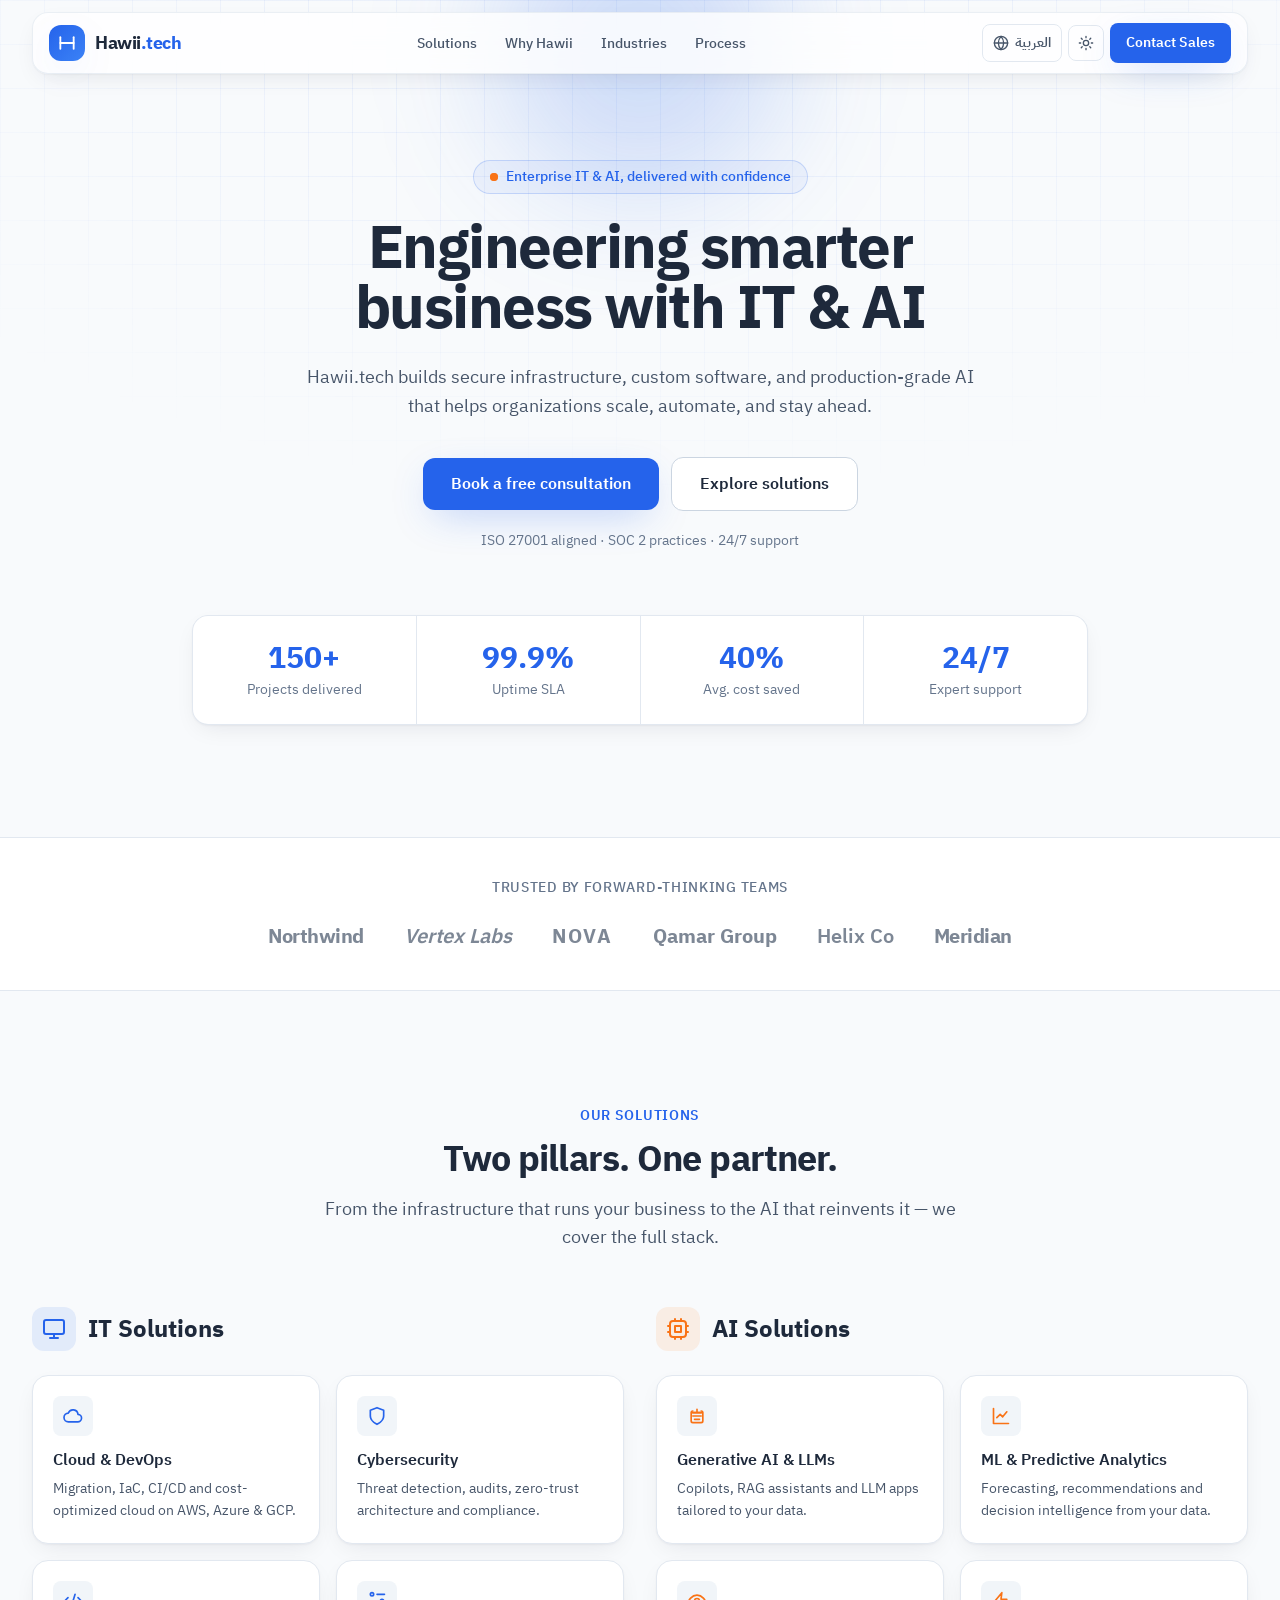
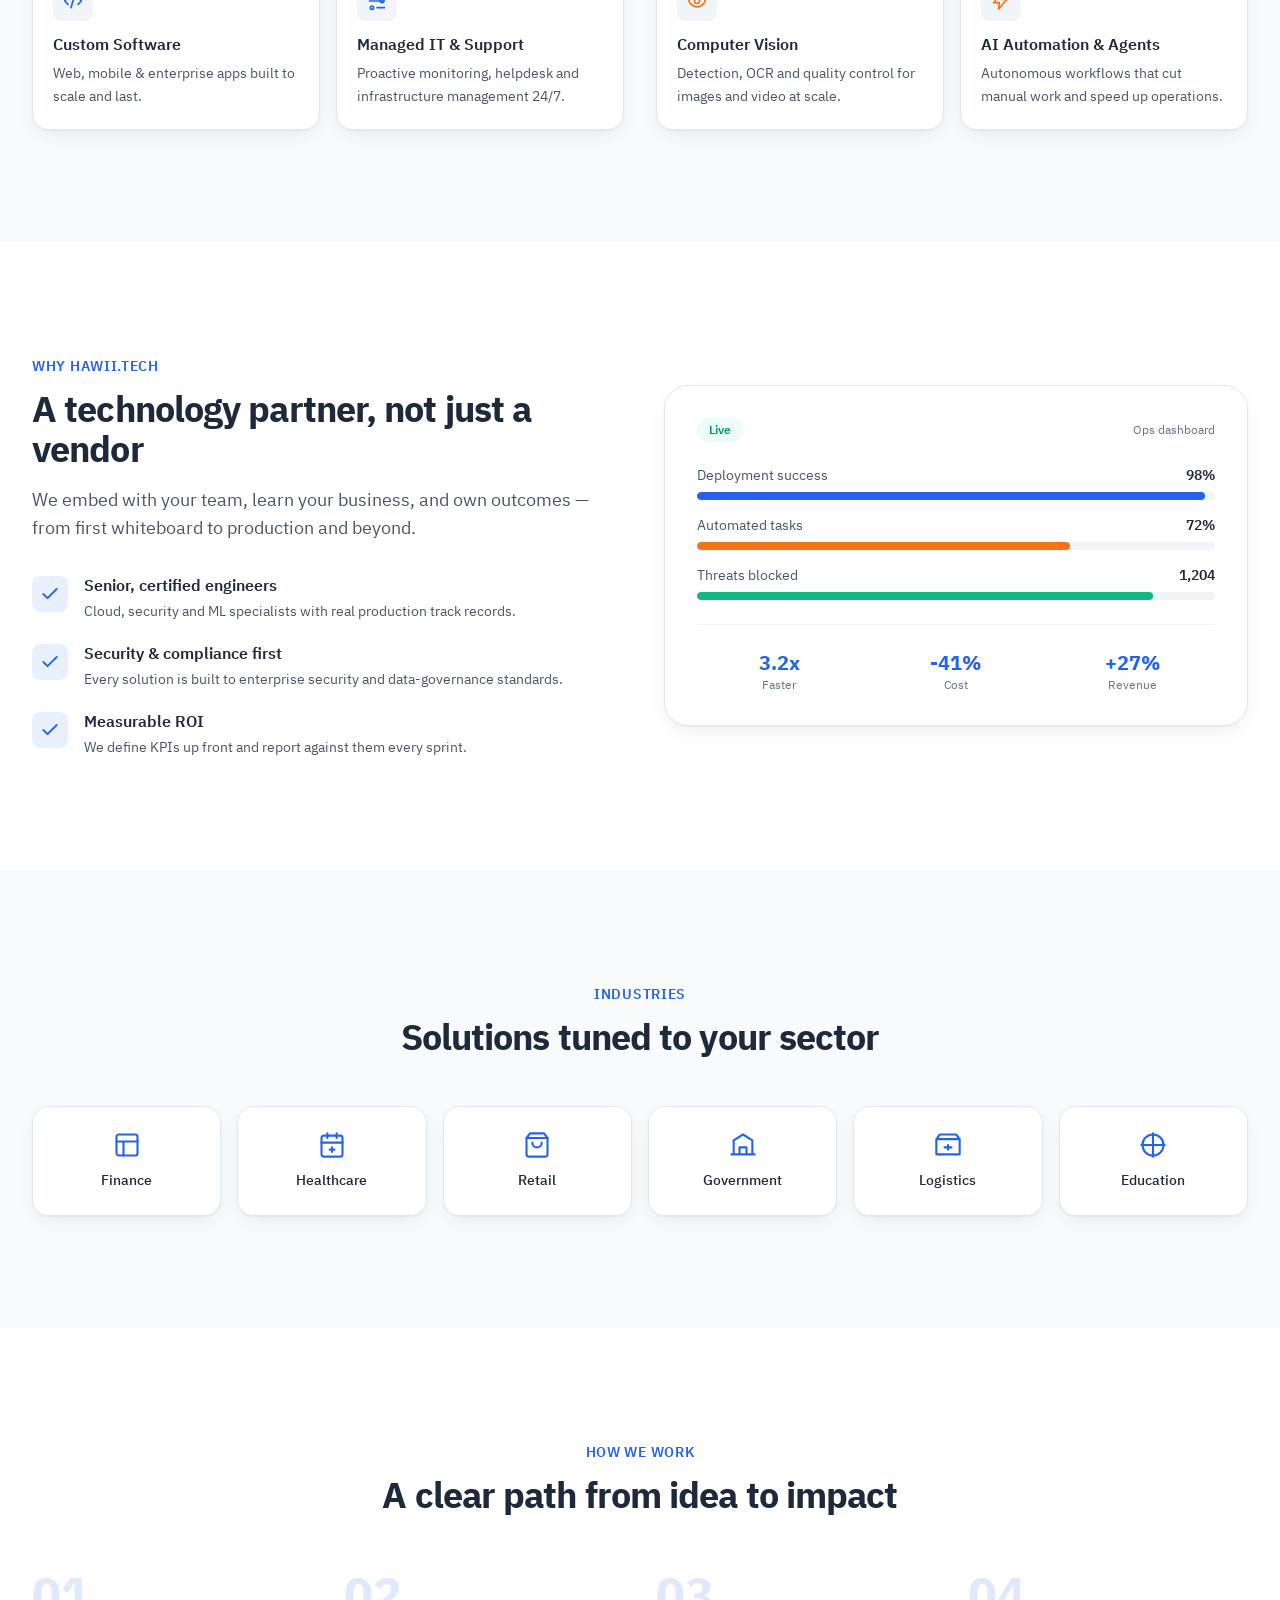
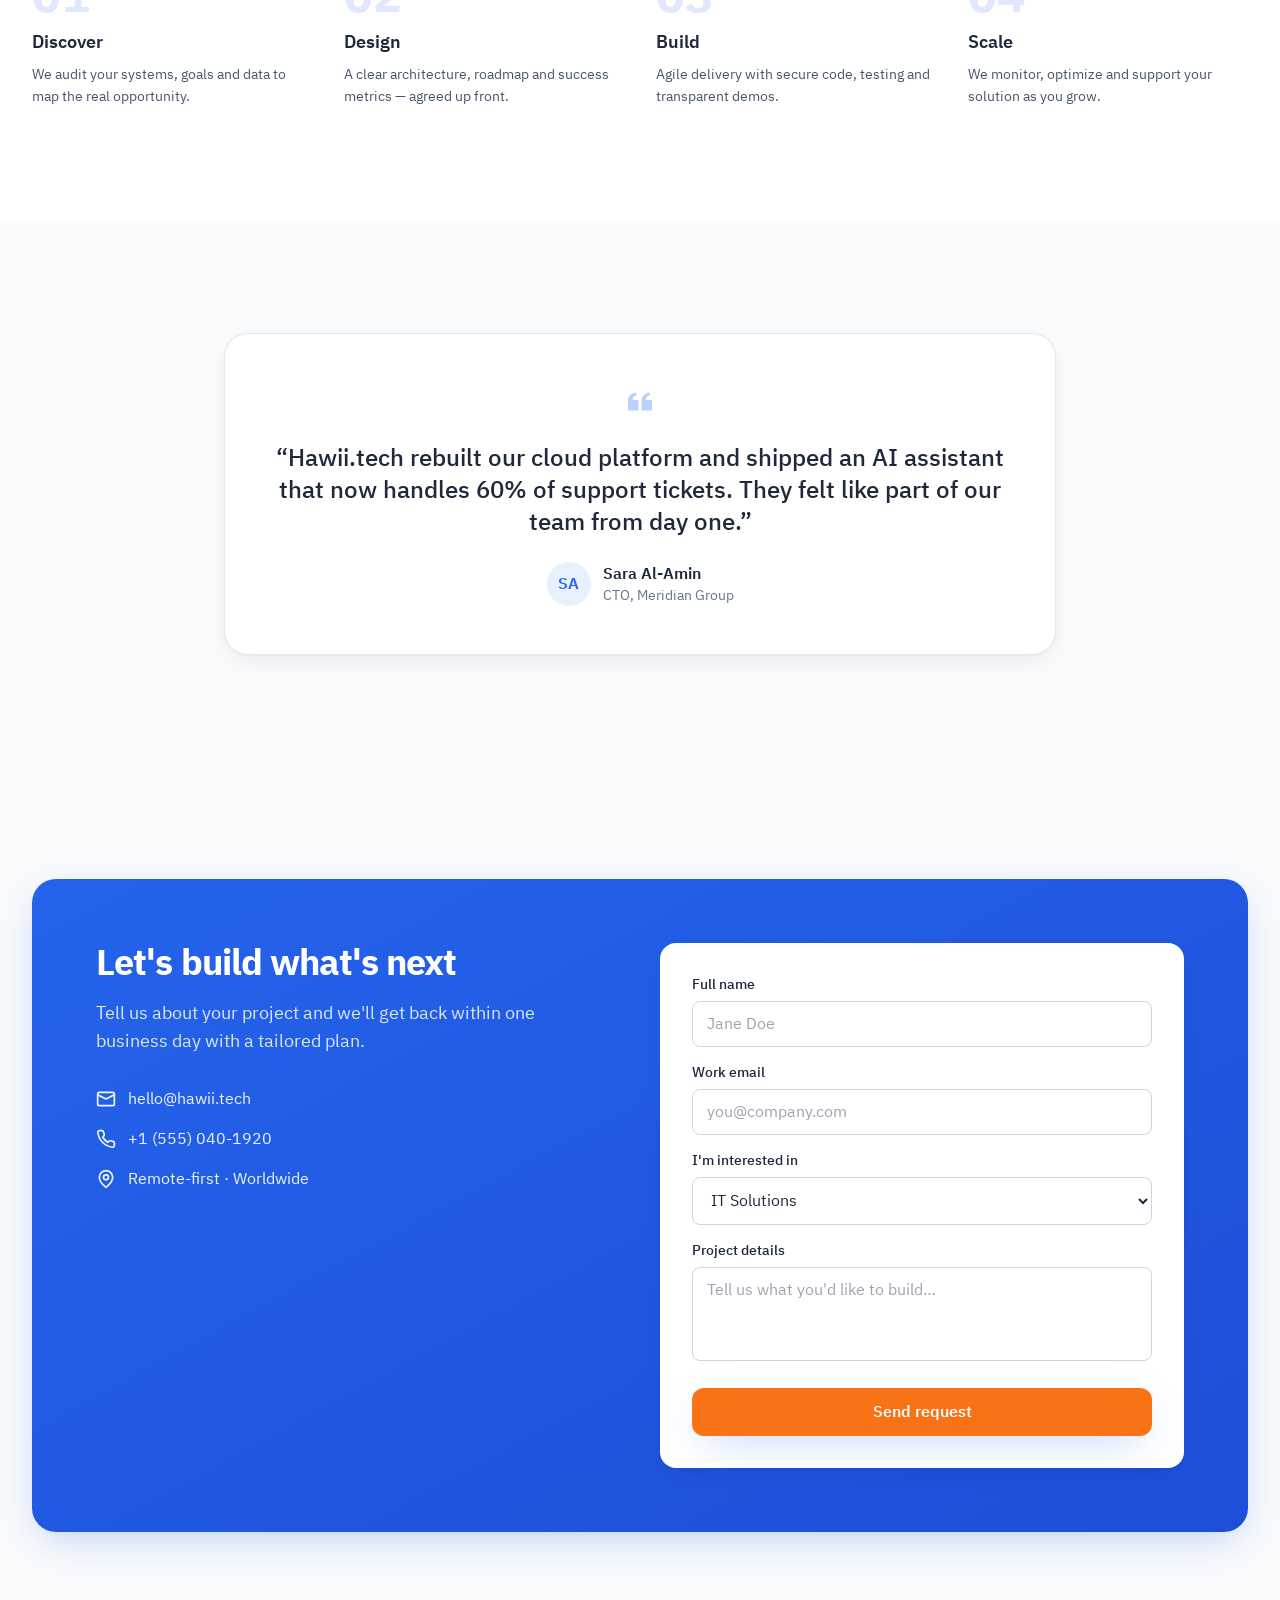
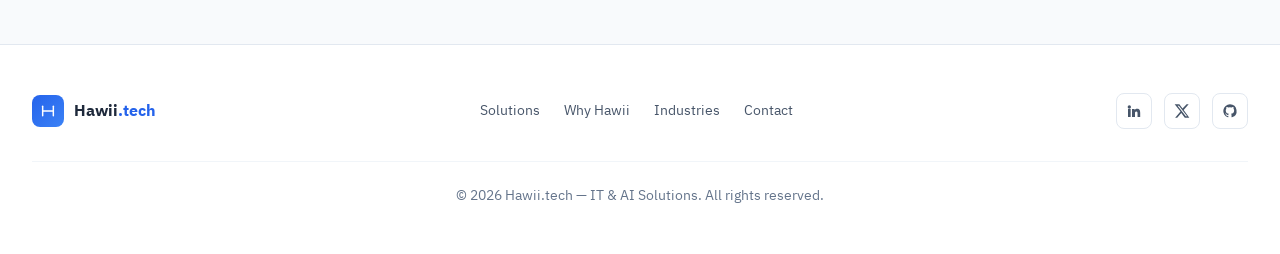
<file: hawii-landing/index.html>
<!DOCTYPE html>
<html lang="en" dir="ltr" class="scroll-smooth">
<head>
  <meta charset="UTF-8" />
  <meta name="viewport" content="width=device-width, initial-scale=1.0" />
  <title>Hawii.tech — IT &amp; AI Solutions</title>
  <meta name="description" content="Hawii.tech delivers enterprise-grade IT infrastructure, cybersecurity, custom software, and AI solutions that move your business forward." />
  <meta name="theme-color" content="#2563EB" />

  <!-- Fonts: IBM Plex Sans Arabic supports both Latin & Arabic scripts -->
  <link rel="preconnect" href="https://fonts.googleapis.com" />
  <link rel="preconnect" href="https://fonts.gstatic.com" crossorigin />
  <link href="https://fonts.googleapis.com/css2?family=IBM+Plex+Sans+Arabic:wght@300;400;500;600;700&family=IBM+Plex+Sans:wght@400;500;600;700&display=swap" rel="stylesheet" />

  <!-- Bundled, pre-compiled Tailwind (no runtime CDN needed) -->
  <link rel="stylesheet" href="styles.css" />

  <style>
    html { -webkit-font-smoothing: antialiased; }
    /* Reveal-on-scroll baseline */
    [data-reveal] { opacity: 0; transform: translateY(20px); transition: opacity .6s ease-out, transform .6s ease-out; }
    [data-reveal].in { opacity: 1; transform: none; }
    /* Subtle grid backdrop for hero */
    .grid-bg {
      background-image: linear-gradient(rgba(37,99,235,.06) 1px, transparent 1px),
                        linear-gradient(90deg, rgba(37,99,235,.06) 1px, transparent 1px);
      background-size: 44px 44px;
      -webkit-mask-image: radial-gradient(ellipse 70% 60% at 50% 0%, #000 40%, transparent 100%);
              mask-image: radial-gradient(ellipse 70% 60% at 50% 0%, #000 40%, transparent 100%);
    }
    @media (prefers-reduced-motion: reduce) {
      *, *::before, *::after { animation: none !important; transition: none !important; }
      [data-reveal] { opacity: 1; transform: none; }
      html { scroll-behavior: auto; }
    }
  </style>
</head>

<body class="font-sans bg-slate-50 text-ink dark:bg-slate-950 dark:text-slate-100 antialiased transition-colors duration-300">

  <!-- Skip link -->
  <a href="#main" data-en="Skip to content" data-ar="تخطّ إلى المحتوى"
     class="sr-only focus:not-sr-only focus:fixed focus:top-3 focus:start-3 focus:z-[100] focus:rounded-lg focus:bg-brand focus:px-4 focus:py-2 focus:text-white">Skip to content</a>

  <!-- ============ HEADER ============ -->
  <header id="top" class="fixed inset-x-0 top-0 z-50 transition-all duration-300" data-header>
    <div class="mx-auto max-w-7xl px-4 sm:px-6 lg:px-8">
      <nav class="mt-3 flex items-center justify-between rounded-2xl border border-slate-200/70 bg-white/80 px-4 py-2.5 shadow-card backdrop-blur-md dark:border-white/10 dark:bg-slate-900/70">
        <!-- Logo -->
        <a href="#top" class="flex items-center gap-2.5 group" aria-label="Hawii.tech home">
          <span class="grid h-9 w-9 place-items-center rounded-xl bg-gradient-to-br from-brand to-brand-light text-white shadow-lift transition-transform group-hover:scale-105">
            <svg viewBox="0 0 24 24" class="h-5 w-5" fill="none" stroke="currentColor" stroke-width="2.2" stroke-linecap="round" stroke-linejoin="round"><path d="M4 19V5"/><path d="M20 19V5"/><path d="M4 12h16"/></svg>
          </span>
          <span class="text-lg font-bold tracking-tight">Hawii<span class="text-brand">.tech</span></span>
        </a>

        <!-- Desktop links -->
        <ul class="hidden items-center gap-1 lg:flex">
          <li><a href="#solutions"  class="rounded-lg px-3 py-2 text-sm font-medium text-ink-soft transition hover:bg-slate-100 hover:text-ink dark:text-slate-300 dark:hover:bg-white/5 dark:hover:text-white" data-en="Solutions" data-ar="الحلول">Solutions</a></li>
          <li><a href="#why"        class="rounded-lg px-3 py-2 text-sm font-medium text-ink-soft transition hover:bg-slate-100 hover:text-ink dark:text-slate-300 dark:hover:bg-white/5 dark:hover:text-white" data-en="Why Hawii" data-ar="لماذا حاوي">Why Hawii</a></li>
          <li><a href="#industries" class="rounded-lg px-3 py-2 text-sm font-medium text-ink-soft transition hover:bg-slate-100 hover:text-ink dark:text-slate-300 dark:hover:bg-white/5 dark:hover:text-white" data-en="Industries" data-ar="القطاعات">Industries</a></li>
          <li><a href="#process"    class="rounded-lg px-3 py-2 text-sm font-medium text-ink-soft transition hover:bg-slate-100 hover:text-ink dark:text-slate-300 dark:hover:bg-white/5 dark:hover:text-white" data-en="Process" data-ar="منهجيتنا">Process</a></li>
        </ul>

        <!-- Actions -->
        <div class="flex items-center gap-1.5">
          <!-- Language toggle -->
          <button id="langToggle" type="button" aria-label="Switch language"
            class="flex items-center gap-1.5 rounded-lg border border-slate-200 px-2.5 py-2 text-sm font-semibold text-ink-soft transition hover:border-brand hover:text-brand cursor-pointer dark:border-white/10 dark:text-slate-300 dark:hover:text-white">
            <svg viewBox="0 0 24 24" class="h-4 w-4" fill="none" stroke="currentColor" stroke-width="2" stroke-linecap="round" stroke-linejoin="round"><circle cx="12" cy="12" r="10"/><path d="M2 12h20"/><path d="M12 2a15.3 15.3 0 0 1 4 10 15.3 15.3 0 0 1-4 10 15.3 15.3 0 0 1-4-10 15.3 15.3 0 0 1 4-10z"/></svg>
            <span data-langlabel>العربية</span>
          </button>
          <!-- Theme toggle -->
          <button id="themeToggle" type="button" aria-label="Toggle dark mode"
            class="grid h-9 w-9 place-items-center rounded-lg border border-slate-200 text-ink-soft transition hover:border-brand hover:text-brand cursor-pointer dark:border-white/10 dark:text-slate-300 dark:hover:text-white">
            <svg class="h-4 w-4 dark:hidden" viewBox="0 0 24 24" fill="none" stroke="currentColor" stroke-width="2" stroke-linecap="round" stroke-linejoin="round"><circle cx="12" cy="12" r="4"/><path d="M12 2v2M12 20v2M4.9 4.9l1.4 1.4M17.7 17.7l1.4 1.4M2 12h2M20 12h2M4.9 19.1l1.4-1.4M17.7 6.3l1.4-1.4"/></svg>
            <svg class="hidden h-4 w-4 dark:block" viewBox="0 0 24 24" fill="none" stroke="currentColor" stroke-width="2" stroke-linecap="round" stroke-linejoin="round"><path d="M12 3a6 6 0 0 0 9 9 9 9 0 1 1-9-9z"/></svg>
          </button>
          <!-- Primary CTA -->
          <a href="#contact" class="hidden rounded-lg bg-brand px-4 py-2.5 text-sm font-semibold text-white shadow-lift transition hover:bg-brand-dark hover:-translate-y-0.5 cursor-pointer sm:inline-block"
             data-en="Contact Sales" data-ar="تواصل معنا">Contact Sales</a>
          <!-- Mobile menu button -->
          <button id="menuToggle" type="button" aria-label="Open menu" aria-expanded="false"
            class="grid h-9 w-9 place-items-center rounded-lg border border-slate-200 text-ink-soft lg:hidden cursor-pointer dark:border-white/10 dark:text-slate-300">
            <svg class="h-5 w-5" viewBox="0 0 24 24" fill="none" stroke="currentColor" stroke-width="2" stroke-linecap="round"><path d="M4 6h16M4 12h16M4 18h16"/></svg>
          </button>
        </div>
      </nav>

      <!-- Mobile menu -->
      <div id="mobileMenu" class="hidden lg:hidden">
        <ul class="mt-2 space-y-1 rounded-2xl border border-slate-200/70 bg-white/95 p-3 shadow-card backdrop-blur dark:border-white/10 dark:bg-slate-900/95">
          <li><a href="#solutions"  class="block rounded-lg px-3 py-2.5 font-medium hover:bg-slate-100 dark:hover:bg-white/5" data-en="Solutions" data-ar="الحلول">Solutions</a></li>
          <li><a href="#why"        class="block rounded-lg px-3 py-2.5 font-medium hover:bg-slate-100 dark:hover:bg-white/5" data-en="Why Hawii" data-ar="لماذا حاوي">Why Hawii</a></li>
          <li><a href="#industries" class="block rounded-lg px-3 py-2.5 font-medium hover:bg-slate-100 dark:hover:bg-white/5" data-en="Industries" data-ar="القطاعات">Industries</a></li>
          <li><a href="#process"    class="block rounded-lg px-3 py-2.5 font-medium hover:bg-slate-100 dark:hover:bg-white/5" data-en="Process" data-ar="منهجيتنا">Process</a></li>
          <li><a href="#contact"    class="mt-1 block rounded-lg bg-brand px-3 py-2.5 text-center font-semibold text-white" data-en="Contact Sales" data-ar="تواصل معنا">Contact Sales</a></li>
        </ul>
      </div>
    </div>
  </header>

  <main id="main">

    <!-- ============ HERO ============ -->
    <section class="relative overflow-hidden pt-32 pb-20 sm:pt-40 sm:pb-28">
      <div class="grid-bg pointer-events-none absolute inset-0"></div>
      <div class="pointer-events-none absolute -top-24 start-1/2 h-72 w-72 -translate-x-1/2 rounded-full bg-brand/20 blur-3xl dark:bg-brand/25"></div>

      <div class="relative mx-auto max-w-7xl px-4 sm:px-6 lg:px-8">
        <div class="mx-auto max-w-3xl text-center">
          <span class="inline-flex items-center gap-2 rounded-full border border-brand/20 bg-brand/5 px-4 py-1.5 text-sm font-medium text-brand animate-fade-up dark:border-brand/30 dark:bg-brand/10 dark:text-brand-light">
            <span class="relative flex h-2 w-2"><span class="absolute inline-flex h-full w-full animate-ping rounded-full bg-accent opacity-75"></span><span class="relative inline-flex h-2 w-2 rounded-full bg-accent"></span></span>
            <span data-en="Enterprise IT &amp; AI, delivered with confidence" data-ar="حلول تقنية وذكاء اصطناعي للمؤسسات بثقة">Enterprise IT &amp; AI, delivered with confidence</span>
          </span>

          <h1 class="mt-6 text-4xl font-bold leading-[1.1] tracking-tight sm:text-5xl lg:text-6xl animate-fade-up" style="animation-delay:.05s"
              data-en="Engineering smarter business with IT &amp; AI"
              data-ar="نهندس أعمالاً أذكى بالتقنية والذكاء الاصطناعي">
            Engineering smarter business with IT &amp; AI
          </h1>

          <p class="mx-auto mt-6 max-w-2xl text-lg leading-relaxed text-ink-soft animate-fade-up dark:text-slate-300" style="animation-delay:.1s"
             data-en="Hawii.tech builds secure infrastructure, custom software, and production-grade AI that helps organizations scale, automate, and stay ahead."
             data-ar="تبني حاوي تك بنية تحتية آمنة وبرمجيات مخصّصة وأنظمة ذكاء اصطناعي جاهزة للإنتاج تساعد المؤسسات على النمو والأتمتة والتقدّم.">
            Hawii.tech builds secure infrastructure, custom software, and production-grade AI that helps organizations scale, automate, and stay ahead.
          </p>

          <div class="mt-9 flex flex-col items-center justify-center gap-3 sm:flex-row animate-fade-up" style="animation-delay:.15s">
            <a href="#contact" class="group inline-flex w-full items-center justify-center gap-2 rounded-xl bg-brand px-7 py-3.5 text-base font-semibold text-white shadow-lift transition hover:bg-brand-dark hover:-translate-y-0.5 cursor-pointer sm:w-auto"
               data-en="Book a free consultation" data-ar="احجز استشارة مجانية">
              <span data-en="Book a free consultation" data-ar="احجز استشارة مجانية">Book a free consultation</span>
              <svg class="h-4 w-4 transition-transform group-hover:translate-x-1 rtl:rotate-180 rtl:group-hover:-translate-x-1" viewBox="0 0 24 24" fill="none" stroke="currentColor" stroke-width="2.2" stroke-linecap="round" stroke-linejoin="round"><path d="M5 12h14M13 6l6 6-6 6"/></svg>
            </a>
            <a href="#solutions" class="inline-flex w-full items-center justify-center gap-2 rounded-xl border border-slate-300 bg-white px-7 py-3.5 text-base font-semibold text-ink transition hover:border-brand hover:text-brand cursor-pointer dark:border-white/15 dark:bg-white/5 dark:text-white sm:w-auto"
               data-en="Explore solutions" data-ar="استكشف الحلول">Explore solutions</a>
          </div>

          <p class="mt-5 text-sm text-ink-faint animate-fade-up dark:text-slate-400" style="animation-delay:.2s"
             data-en="ISO 27001 aligned · SOC 2 practices · 24/7 support" data-ar="متوافق مع ISO 27001 · ممارسات SOC 2 · دعم على مدار الساعة">
            ISO 27001 aligned · SOC 2 practices · 24/7 support
          </p>
        </div>

        <!-- Stats -->
        <div class="mx-auto mt-16 grid max-w-4xl grid-cols-2 gap-px overflow-hidden rounded-2xl border border-slate-200 bg-slate-200 shadow-card md:grid-cols-4 dark:border-white/10 dark:bg-white/10" data-reveal>
          <div class="bg-white p-6 text-center dark:bg-slate-900"><div class="text-3xl font-bold text-brand">150+</div><div class="mt-1 text-sm text-ink-faint dark:text-slate-400" data-en="Projects delivered" data-ar="مشروع منجز">Projects delivered</div></div>
          <div class="bg-white p-6 text-center dark:bg-slate-900"><div class="text-3xl font-bold text-brand">99.9%</div><div class="mt-1 text-sm text-ink-faint dark:text-slate-400" data-en="Uptime SLA" data-ar="نسبة التشغيل">Uptime SLA</div></div>
          <div class="bg-white p-6 text-center dark:bg-slate-900"><div class="text-3xl font-bold text-brand">40%</div><div class="mt-1 text-sm text-ink-faint dark:text-slate-400" data-en="Avg. cost saved" data-ar="متوسط التوفير">Avg. cost saved</div></div>
          <div class="bg-white p-6 text-center dark:bg-slate-900"><div class="text-3xl font-bold text-brand">24/7</div><div class="mt-1 text-sm text-ink-faint dark:text-slate-400" data-en="Expert support" data-ar="دعم الخبراء">Expert support</div></div>
        </div>
      </div>
    </section>

    <!-- ============ LOGO STRIP ============ -->
    <section class="border-y border-slate-200 bg-white py-10 dark:border-white/5 dark:bg-slate-900/40">
      <div class="mx-auto max-w-7xl px-4 sm:px-6 lg:px-8">
        <p class="text-center text-sm font-medium uppercase tracking-wider text-ink-faint dark:text-slate-400" data-en="Trusted by forward-thinking teams" data-ar="موثوق من فرق تتطلّع إلى المستقبل">Trusted by forward-thinking teams</p>
        <div class="mt-6 flex flex-wrap items-center justify-center gap-x-10 gap-y-6 opacity-70">
          <span class="text-xl font-bold tracking-tight text-ink-soft dark:text-slate-300">Northwind</span>
          <span class="text-xl font-semibold italic text-ink-soft dark:text-slate-300">Vertex&nbsp;Labs</span>
          <span class="text-xl font-bold uppercase tracking-widest text-ink-soft dark:text-slate-300">NOVA</span>
          <span class="text-xl font-bold text-ink-soft dark:text-slate-300">Qamar&nbsp;Group</span>
          <span class="text-xl font-semibold text-ink-soft dark:text-slate-300">Helix&nbsp;Co</span>
          <span class="text-xl font-bold tracking-tight text-ink-soft dark:text-slate-300">Meridian</span>
        </div>
      </div>
    </section>

    <!-- ============ SOLUTIONS ============ -->
    <section id="solutions" class="py-20 sm:py-28">
      <div class="mx-auto max-w-7xl px-4 sm:px-6 lg:px-8">
        <div class="mx-auto max-w-2xl text-center" data-reveal>
          <span class="text-sm font-semibold uppercase tracking-wider text-brand" data-en="Our Solutions" data-ar="حلولنا">Our Solutions</span>
          <h2 class="mt-3 text-3xl font-bold tracking-tight sm:text-4xl" data-en="Two pillars. One partner." data-ar="ركيزتان. شريك واحد.">Two pillars. One partner.</h2>
          <p class="mt-4 text-lg text-ink-soft dark:text-slate-300" data-en="From the infrastructure that runs your business to the AI that reinvents it — we cover the full stack." data-ar="من البنية التحتية التي تُشغّل أعمالك إلى الذكاء الاصطناعي الذي يعيد ابتكارها — نغطّي المنظومة بالكامل.">From the infrastructure that runs your business to the AI that reinvents it — we cover the full stack.</p>
        </div>

        <!-- Two pillar headers -->
        <div class="mt-14 grid gap-8 lg:grid-cols-2">
          <!-- IT pillar -->
          <div data-reveal>
            <div class="mb-6 flex items-center gap-3">
              <span class="grid h-11 w-11 place-items-center rounded-xl bg-brand/10 text-brand dark:bg-brand/15"><svg class="h-6 w-6" viewBox="0 0 24 24" fill="none" stroke="currentColor" stroke-width="2" stroke-linecap="round" stroke-linejoin="round"><rect x="2" y="3" width="20" height="14" rx="2"/><path d="M8 21h8M12 17v4"/></svg></span>
              <h3 class="text-2xl font-bold" data-en="IT Solutions" data-ar="حلول تقنية المعلومات">IT Solutions</h3>
            </div>
            <div class="grid gap-4 sm:grid-cols-2">
              <!-- card -->
              <article class="group rounded-2xl border border-slate-200 bg-white p-5 shadow-card transition hover:-translate-y-1 hover:border-brand/40 hover:shadow-lift dark:border-white/10 dark:bg-slate-900">
                <span class="grid h-10 w-10 place-items-center rounded-lg bg-slate-100 text-brand transition group-hover:bg-brand group-hover:text-white dark:bg-white/5"><svg class="h-5 w-5" viewBox="0 0 24 24" fill="none" stroke="currentColor" stroke-width="2" stroke-linecap="round" stroke-linejoin="round"><path d="M17.5 19a4.5 4.5 0 0 0 .5-9 6 6 0 0 0-11.6-1.5A4 4 0 0 0 6.5 19z"/></svg></span>
                <h4 class="mt-3 font-semibold" data-en="Cloud &amp; DevOps" data-ar="السحابة و DevOps">Cloud &amp; DevOps</h4>
                <p class="mt-1.5 text-sm leading-relaxed text-ink-soft dark:text-slate-400" data-en="Migration, IaC, CI/CD and cost-optimized cloud on AWS, Azure &amp; GCP." data-ar="ترحيل وبنية تحتية ككود و CI/CD وسحابة محسّنة التكلفة على AWS و Azure و GCP.">Migration, IaC, CI/CD and cost-optimized cloud on AWS, Azure &amp; GCP.</p>
              </article>
              <article class="group rounded-2xl border border-slate-200 bg-white p-5 shadow-card transition hover:-translate-y-1 hover:border-brand/40 hover:shadow-lift dark:border-white/10 dark:bg-slate-900">
                <span class="grid h-10 w-10 place-items-center rounded-lg bg-slate-100 text-brand transition group-hover:bg-brand group-hover:text-white dark:bg-white/5"><svg class="h-5 w-5" viewBox="0 0 24 24" fill="none" stroke="currentColor" stroke-width="2" stroke-linecap="round" stroke-linejoin="round"><path d="M12 22s8-4 8-10V5l-8-3-8 3v7c0 6 8 10 8 10z"/></svg></span>
                <h4 class="mt-3 font-semibold" data-en="Cybersecurity" data-ar="الأمن السيبراني">Cybersecurity</h4>
                <p class="mt-1.5 text-sm leading-relaxed text-ink-soft dark:text-slate-400" data-en="Threat detection, audits, zero-trust architecture and compliance." data-ar="كشف التهديدات والتدقيق وبنية انعدام الثقة والامتثال.">Threat detection, audits, zero-trust architecture and compliance.</p>
              </article>
              <article class="group rounded-2xl border border-slate-200 bg-white p-5 shadow-card transition hover:-translate-y-1 hover:border-brand/40 hover:shadow-lift dark:border-white/10 dark:bg-slate-900">
                <span class="grid h-10 w-10 place-items-center rounded-lg bg-slate-100 text-brand transition group-hover:bg-brand group-hover:text-white dark:bg-white/5"><svg class="h-5 w-5" viewBox="0 0 24 24" fill="none" stroke="currentColor" stroke-width="2" stroke-linecap="round" stroke-linejoin="round"><path d="m18 16 4-4-4-4M6 8l-4 4 4 4M14.5 4l-5 16"/></svg></span>
                <h4 class="mt-3 font-semibold" data-en="Custom Software" data-ar="برمجيات مخصّصة">Custom Software</h4>
                <p class="mt-1.5 text-sm leading-relaxed text-ink-soft dark:text-slate-400" data-en="Web, mobile &amp; enterprise apps built to scale and last." data-ar="تطبيقات ويب وجوال وأنظمة مؤسسية مبنية للنمو والاستمرار.">Web, mobile &amp; enterprise apps built to scale and last.</p>
              </article>
              <article class="group rounded-2xl border border-slate-200 bg-white p-5 shadow-card transition hover:-translate-y-1 hover:border-brand/40 hover:shadow-lift dark:border-white/10 dark:bg-slate-900">
                <span class="grid h-10 w-10 place-items-center rounded-lg bg-slate-100 text-brand transition group-hover:bg-brand group-hover:text-white dark:bg-white/5"><svg class="h-5 w-5" viewBox="0 0 24 24" fill="none" stroke="currentColor" stroke-width="2" stroke-linecap="round" stroke-linejoin="round"><path d="M12 20h9M12 4h9M3 12h18"/><circle cx="6" cy="4" r="2"/><circle cx="6" cy="20" r="2"/><circle cx="18" cy="12" r="2"/></svg></span>
                <h4 class="mt-3 font-semibold" data-en="Managed IT &amp; Support" data-ar="الإدارة والدعم التقني">Managed IT &amp; Support</h4>
                <p class="mt-1.5 text-sm leading-relaxed text-ink-soft dark:text-slate-400" data-en="Proactive monitoring, helpdesk and infrastructure management 24/7." data-ar="مراقبة استباقية ومكتب مساعدة وإدارة بنية تحتية على مدار الساعة.">Proactive monitoring, helpdesk and infrastructure management 24/7.</p>
              </article>
            </div>
          </div>

          <!-- AI pillar -->
          <div data-reveal style="transition-delay:.1s">
            <div class="mb-6 flex items-center gap-3">
              <span class="grid h-11 w-11 place-items-center rounded-xl bg-accent/10 text-accent dark:bg-accent/15"><svg class="h-6 w-6" viewBox="0 0 24 24" fill="none" stroke="currentColor" stroke-width="2" stroke-linecap="round" stroke-linejoin="round"><rect x="4" y="4" width="16" height="16" rx="3"/><path d="M9 9h6v6H9zM9 2v2M15 2v2M9 20v2M15 20v2M2 9h2M2 15h2M20 9h2M20 15h2"/></svg></span>
              <h3 class="text-2xl font-bold" data-en="AI Solutions" data-ar="حلول الذكاء الاصطناعي">AI Solutions</h3>
            </div>
            <div class="grid gap-4 sm:grid-cols-2">
              <article class="group rounded-2xl border border-slate-200 bg-white p-5 shadow-card transition hover:-translate-y-1 hover:border-accent/40 hover:shadow-lift dark:border-white/10 dark:bg-slate-900">
                <span class="grid h-10 w-10 place-items-center rounded-lg bg-slate-100 text-accent transition group-hover:bg-accent group-hover:text-white dark:bg-white/5"><svg class="h-5 w-5" viewBox="0 0 24 24" fill="none" stroke="currentColor" stroke-width="2" stroke-linecap="round" stroke-linejoin="round"><path d="M12 8V4M8 8h8M7 12h10M9 16h6M5 8a2 2 0 0 1 2-2M19 8a2 2 0 0 0-2-2"/><rect x="5" y="8" width="14" height="12" rx="2"/></svg></span>
                <h4 class="mt-3 font-semibold" data-en="Generative AI &amp; LLMs" data-ar="الذكاء التوليدي ونماذج اللغة">Generative AI &amp; LLMs</h4>
                <p class="mt-1.5 text-sm leading-relaxed text-ink-soft dark:text-slate-400" data-en="Copilots, RAG assistants and LLM apps tailored to your data." data-ar="مساعدون أذكياء وأنظمة RAG وتطبيقات نماذج لغوية مصمّمة على بياناتك.">Copilots, RAG assistants and LLM apps tailored to your data.</p>
              </article>
              <article class="group rounded-2xl border border-slate-200 bg-white p-5 shadow-card transition hover:-translate-y-1 hover:border-accent/40 hover:shadow-lift dark:border-white/10 dark:bg-slate-900">
                <span class="grid h-10 w-10 place-items-center rounded-lg bg-slate-100 text-accent transition group-hover:bg-accent group-hover:text-white dark:bg-white/5"><svg class="h-5 w-5" viewBox="0 0 24 24" fill="none" stroke="currentColor" stroke-width="2" stroke-linecap="round" stroke-linejoin="round"><path d="M3 3v18h18"/><path d="m7 14 4-4 3 3 5-6"/></svg></span>
                <h4 class="mt-3 font-semibold" data-en="ML &amp; Predictive Analytics" data-ar="التعلّم الآلي والتحليلات التنبؤية">ML &amp; Predictive Analytics</h4>
                <p class="mt-1.5 text-sm leading-relaxed text-ink-soft dark:text-slate-400" data-en="Forecasting, recommendations and decision intelligence from your data." data-ar="تنبؤات وتوصيات وذكاء قرارات مستخلص من بياناتك.">Forecasting, recommendations and decision intelligence from your data.</p>
              </article>
              <article class="group rounded-2xl border border-slate-200 bg-white p-5 shadow-card transition hover:-translate-y-1 hover:border-accent/40 hover:shadow-lift dark:border-white/10 dark:bg-slate-900">
                <span class="grid h-10 w-10 place-items-center rounded-lg bg-slate-100 text-accent transition group-hover:bg-accent group-hover:text-white dark:bg-white/5"><svg class="h-5 w-5" viewBox="0 0 24 24" fill="none" stroke="currentColor" stroke-width="2" stroke-linecap="round" stroke-linejoin="round"><path d="M2 12s3-7 10-7 10 7 10 7-3 7-10 7-10-7-10-7z"/><circle cx="12" cy="12" r="3"/></svg></span>
                <h4 class="mt-3 font-semibold" data-en="Computer Vision" data-ar="الرؤية الحاسوبية">Computer Vision</h4>
                <p class="mt-1.5 text-sm leading-relaxed text-ink-soft dark:text-slate-400" data-en="Detection, OCR and quality control for images and video at scale." data-ar="كشف واستخراج نصوص ومراقبة جودة للصور والفيديو على نطاق واسع.">Detection, OCR and quality control for images and video at scale.</p>
              </article>
              <article class="group rounded-2xl border border-slate-200 bg-white p-5 shadow-card transition hover:-translate-y-1 hover:border-accent/40 hover:shadow-lift dark:border-white/10 dark:bg-slate-900">
                <span class="grid h-10 w-10 place-items-center rounded-lg bg-slate-100 text-accent transition group-hover:bg-accent group-hover:text-white dark:bg-white/5"><svg class="h-5 w-5" viewBox="0 0 24 24" fill="none" stroke="currentColor" stroke-width="2" stroke-linecap="round" stroke-linejoin="round"><path d="M13 2 3 14h7l-1 8 10-12h-7l1-8z"/></svg></span>
                <h4 class="mt-3 font-semibold" data-en="AI Automation &amp; Agents" data-ar="الأتمتة والوكلاء الأذكياء">AI Automation &amp; Agents</h4>
                <p class="mt-1.5 text-sm leading-relaxed text-ink-soft dark:text-slate-400" data-en="Autonomous workflows that cut manual work and speed up operations." data-ar="مهام سير عمل ذاتية تقلّل العمل اليدوي وتُسرّع العمليات.">Autonomous workflows that cut manual work and speed up operations.</p>
              </article>
            </div>
          </div>
        </div>
      </div>
    </section>

    <!-- ============ WHY HAWII ============ -->
    <section id="why" class="bg-white py-20 dark:bg-slate-900/40 sm:py-28">
      <div class="mx-auto max-w-7xl px-4 sm:px-6 lg:px-8">
        <div class="grid items-center gap-12 lg:grid-cols-2">
          <div data-reveal>
            <span class="text-sm font-semibold uppercase tracking-wider text-brand" data-en="Why Hawii.tech" data-ar="لماذا حاوي تك">Why Hawii.tech</span>
            <h2 class="mt-3 text-3xl font-bold tracking-tight sm:text-4xl" data-en="A technology partner, not just a vendor" data-ar="شريك تقني، وليس مجرد مورّد">A technology partner, not just a vendor</h2>
            <p class="mt-4 text-lg text-ink-soft dark:text-slate-300" data-en="We embed with your team, learn your business, and own outcomes — from first whiteboard to production and beyond." data-ar="نندمج مع فريقك، ونفهم أعمالك، ونتحمّل مسؤولية النتائج — من أول فكرة وحتى الإنتاج وما بعده.">We embed with your team, learn your business, and own outcomes — from first whiteboard to production and beyond.</p>

            <ul class="mt-8 space-y-5">
              <li class="flex gap-4">
                <span class="mt-0.5 grid h-9 w-9 shrink-0 place-items-center rounded-lg bg-brand/10 text-brand dark:bg-brand/15"><svg class="h-5 w-5" viewBox="0 0 24 24" fill="none" stroke="currentColor" stroke-width="2.2" stroke-linecap="round" stroke-linejoin="round"><path d="M20 6 9 17l-5-5"/></svg></span>
                <div><h4 class="font-semibold" data-en="Senior, certified engineers" data-ar="مهندسون خبراء ومعتمدون">Senior, certified engineers</h4><p class="mt-1 text-sm text-ink-soft dark:text-slate-400" data-en="Cloud, security and ML specialists with real production track records." data-ar="متخصصون في السحابة والأمن والتعلّم الآلي بخبرة إنتاجية حقيقية.">Cloud, security and ML specialists with real production track records.</p></div>
              </li>
              <li class="flex gap-4">
                <span class="mt-0.5 grid h-9 w-9 shrink-0 place-items-center rounded-lg bg-brand/10 text-brand dark:bg-brand/15"><svg class="h-5 w-5" viewBox="0 0 24 24" fill="none" stroke="currentColor" stroke-width="2.2" stroke-linecap="round" stroke-linejoin="round"><path d="M20 6 9 17l-5-5"/></svg></span>
                <div><h4 class="font-semibold" data-en="Security &amp; compliance first" data-ar="الأمن والامتثال أولاً">Security &amp; compliance first</h4><p class="mt-1 text-sm text-ink-soft dark:text-slate-400" data-en="Every solution is built to enterprise security and data-governance standards." data-ar="كل حل مبني وفق معايير أمن المؤسسات وحوكمة البيانات.">Every solution is built to enterprise security and data-governance standards.</p></div>
              </li>
              <li class="flex gap-4">
                <span class="mt-0.5 grid h-9 w-9 shrink-0 place-items-center rounded-lg bg-brand/10 text-brand dark:bg-brand/15"><svg class="h-5 w-5" viewBox="0 0 24 24" fill="none" stroke="currentColor" stroke-width="2.2" stroke-linecap="round" stroke-linejoin="round"><path d="M20 6 9 17l-5-5"/></svg></span>
                <div><h4 class="font-semibold" data-en="Measurable ROI" data-ar="عائد استثمار قابل للقياس">Measurable ROI</h4><p class="mt-1 text-sm text-ink-soft dark:text-slate-400" data-en="We define KPIs up front and report against them every sprint." data-ar="نحدّد مؤشرات الأداء مسبقاً ونقدّم تقارير عنها في كل دورة عمل.">We define KPIs up front and report against them every sprint.</p></div>
              </li>
            </ul>
          </div>

          <!-- Feature card -->
          <div class="relative" data-reveal style="transition-delay:.1s">
            <div class="absolute -inset-4 -z-10 rounded-3xl bg-gradient-to-br from-brand/15 to-accent/10 blur-2xl"></div>
            <div class="rounded-3xl border border-slate-200 bg-white p-8 shadow-card dark:border-white/10 dark:bg-slate-900">
              <div class="flex items-center justify-between">
                <span class="rounded-full bg-emerald-50 px-3 py-1 text-xs font-semibold text-emerald-600 dark:bg-emerald-500/10 dark:text-emerald-400" data-en="Live" data-ar="مباشر">Live</span>
                <span class="text-xs text-ink-faint dark:text-slate-400" data-en="Ops dashboard" data-ar="لوحة العمليات">Ops dashboard</span>
              </div>
              <div class="mt-6 space-y-4">
                <div>
                  <div class="flex items-center justify-between text-sm"><span class="text-ink-soft dark:text-slate-300" data-en="Deployment success" data-ar="نجاح النشر">Deployment success</span><span class="font-semibold tabular-nums">98%</span></div>
                  <div class="mt-1.5 h-2 overflow-hidden rounded-full bg-slate-100 dark:bg-white/10"><div class="h-full w-[98%] rounded-full bg-brand"></div></div>
                </div>
                <div>
                  <div class="flex items-center justify-between text-sm"><span class="text-ink-soft dark:text-slate-300" data-en="Automated tasks" data-ar="المهام المؤتمتة">Automated tasks</span><span class="font-semibold tabular-nums">72%</span></div>
                  <div class="mt-1.5 h-2 overflow-hidden rounded-full bg-slate-100 dark:bg-white/10"><div class="h-full w-[72%] rounded-full bg-accent"></div></div>
                </div>
                <div>
                  <div class="flex items-center justify-between text-sm"><span class="text-ink-soft dark:text-slate-300" data-en="Threats blocked" data-ar="التهديدات المحظورة">Threats blocked</span><span class="font-semibold tabular-nums">1,204</span></div>
                  <div class="mt-1.5 h-2 overflow-hidden rounded-full bg-slate-100 dark:bg-white/10"><div class="h-full w-[88%] rounded-full bg-emerald-500"></div></div>
                </div>
              </div>
              <div class="mt-6 grid grid-cols-3 gap-3 border-t border-slate-100 pt-6 text-center dark:border-white/10">
                <div><div class="text-xl font-bold text-brand tabular-nums">3.2x</div><div class="text-xs text-ink-faint dark:text-slate-400" data-en="Faster" data-ar="أسرع">Faster</div></div>
                <div><div class="text-xl font-bold text-brand tabular-nums">-41%</div><div class="text-xs text-ink-faint dark:text-slate-400" data-en="Cost" data-ar="التكلفة">Cost</div></div>
                <div><div class="text-xl font-bold text-brand tabular-nums">+27%</div><div class="text-xs text-ink-faint dark:text-slate-400" data-en="Revenue" data-ar="الإيرادات">Revenue</div></div>
              </div>
            </div>
          </div>
        </div>
      </div>
    </section>

    <!-- ============ INDUSTRIES ============ -->
    <section id="industries" class="py-20 sm:py-28">
      <div class="mx-auto max-w-7xl px-4 sm:px-6 lg:px-8">
        <div class="mx-auto max-w-2xl text-center" data-reveal>
          <span class="text-sm font-semibold uppercase tracking-wider text-brand" data-en="Industries" data-ar="القطاعات">Industries</span>
          <h2 class="mt-3 text-3xl font-bold tracking-tight sm:text-4xl" data-en="Solutions tuned to your sector" data-ar="حلول مصمّمة لقطاعك">Solutions tuned to your sector</h2>
        </div>
        <div class="mt-12 grid grid-cols-2 gap-4 md:grid-cols-3 lg:grid-cols-6" data-reveal>
          <div class="flex flex-col items-center gap-3 rounded-2xl border border-slate-200 bg-white p-6 text-center shadow-card transition hover:-translate-y-1 hover:border-brand/40 dark:border-white/10 dark:bg-slate-900"><svg class="h-7 w-7 text-brand" viewBox="0 0 24 24" fill="none" stroke="currentColor" stroke-width="1.8" stroke-linecap="round" stroke-linejoin="round"><rect x="3" y="3" width="18" height="18" rx="2"/><path d="M3 9h18M9 21V9"/></svg><span class="text-sm font-medium" data-en="Finance" data-ar="المالية">Finance</span></div>
          <div class="flex flex-col items-center gap-3 rounded-2xl border border-slate-200 bg-white p-6 text-center shadow-card transition hover:-translate-y-1 hover:border-brand/40 dark:border-white/10 dark:bg-slate-900"><svg class="h-7 w-7 text-brand" viewBox="0 0 24 24" fill="none" stroke="currentColor" stroke-width="1.8" stroke-linecap="round" stroke-linejoin="round"><path d="M8 2v4M16 2v4M3 10h18"/><rect x="3" y="4" width="18" height="18" rx="2"/><path d="M12 14v4M10 16h4"/></svg><span class="text-sm font-medium" data-en="Healthcare" data-ar="الرعاية الصحية">Healthcare</span></div>
          <div class="flex flex-col items-center gap-3 rounded-2xl border border-slate-200 bg-white p-6 text-center shadow-card transition hover:-translate-y-1 hover:border-brand/40 dark:border-white/10 dark:bg-slate-900"><svg class="h-7 w-7 text-brand" viewBox="0 0 24 24" fill="none" stroke="currentColor" stroke-width="1.8" stroke-linecap="round" stroke-linejoin="round"><path d="M6 2 3 6v14a2 2 0 0 0 2 2h14a2 2 0 0 0 2-2V6l-3-4z"/><path d="M3 6h18M16 10a4 4 0 0 1-8 0"/></svg><span class="text-sm font-medium" data-en="Retail" data-ar="التجزئة">Retail</span></div>
          <div class="flex flex-col items-center gap-3 rounded-2xl border border-slate-200 bg-white p-6 text-center shadow-card transition hover:-translate-y-1 hover:border-brand/40 dark:border-white/10 dark:bg-slate-900"><svg class="h-7 w-7 text-brand" viewBox="0 0 24 24" fill="none" stroke="currentColor" stroke-width="1.8" stroke-linecap="round" stroke-linejoin="round"><path d="M2 20h20M4 20V8l8-5 8 5v12M9 20v-6h6v6"/></svg><span class="text-sm font-medium" data-en="Government" data-ar="القطاع الحكومي">Government</span></div>
          <div class="flex flex-col items-center gap-3 rounded-2xl border border-slate-200 bg-white p-6 text-center shadow-card transition hover:-translate-y-1 hover:border-brand/40 dark:border-white/10 dark:bg-slate-900"><svg class="h-7 w-7 text-brand" viewBox="0 0 24 24" fill="none" stroke="currentColor" stroke-width="1.8" stroke-linecap="round" stroke-linejoin="round"><path d="M2 7h20v13H2zM2 7l3-4h14l3 4M12 12v4M9 14h6"/></svg><span class="text-sm font-medium" data-en="Logistics" data-ar="الخدمات اللوجستية">Logistics</span></div>
          <div class="flex flex-col items-center gap-3 rounded-2xl border border-slate-200 bg-white p-6 text-center shadow-card transition hover:-translate-y-1 hover:border-brand/40 dark:border-white/10 dark:bg-slate-900"><svg class="h-7 w-7 text-brand" viewBox="0 0 24 24" fill="none" stroke="currentColor" stroke-width="1.8" stroke-linecap="round" stroke-linejoin="round"><path d="M12 2v20M2 12h20"/><circle cx="12" cy="12" r="9"/></svg><span class="text-sm font-medium" data-en="Education" data-ar="التعليم">Education</span></div>
        </div>
      </div>
    </section>

    <!-- ============ PROCESS ============ -->
    <section id="process" class="bg-white py-20 dark:bg-slate-900/40 sm:py-28">
      <div class="mx-auto max-w-7xl px-4 sm:px-6 lg:px-8">
        <div class="mx-auto max-w-2xl text-center" data-reveal>
          <span class="text-sm font-semibold uppercase tracking-wider text-brand" data-en="How we work" data-ar="منهجية عملنا">How we work</span>
          <h2 class="mt-3 text-3xl font-bold tracking-tight sm:text-4xl" data-en="A clear path from idea to impact" data-ar="مسار واضح من الفكرة إلى الأثر">A clear path from idea to impact</h2>
        </div>
        <div class="mt-14 grid gap-8 sm:grid-cols-2 lg:grid-cols-4" data-reveal>
          <div class="relative">
            <span class="text-5xl font-bold text-brand/15">01</span>
            <h4 class="mt-2 text-lg font-semibold" data-en="Discover" data-ar="الاكتشاف">Discover</h4>
            <p class="mt-2 text-sm leading-relaxed text-ink-soft dark:text-slate-400" data-en="We audit your systems, goals and data to map the real opportunity." data-ar="نُدقّق أنظمتك وأهدافك وبياناتك لرسم الفرصة الحقيقية.">We audit your systems, goals and data to map the real opportunity.</p>
          </div>
          <div class="relative">
            <span class="text-5xl font-bold text-brand/15">02</span>
            <h4 class="mt-2 text-lg font-semibold" data-en="Design" data-ar="التصميم">Design</h4>
            <p class="mt-2 text-sm leading-relaxed text-ink-soft dark:text-slate-400" data-en="A clear architecture, roadmap and success metrics — agreed up front." data-ar="بنية واضحة وخارطة طريق ومؤشرات نجاح متفق عليها مسبقاً.">A clear architecture, roadmap and success metrics — agreed up front.</p>
          </div>
          <div class="relative">
            <span class="text-5xl font-bold text-brand/15">03</span>
            <h4 class="mt-2 text-lg font-semibold" data-en="Build" data-ar="التنفيذ">Build</h4>
            <p class="mt-2 text-sm leading-relaxed text-ink-soft dark:text-slate-400" data-en="Agile delivery with secure code, testing and transparent demos." data-ar="تسليم رشيق بكود آمن واختبارات وعروض شفّافة.">Agile delivery with secure code, testing and transparent demos.</p>
          </div>
          <div class="relative">
            <span class="text-5xl font-bold text-brand/15">04</span>
            <h4 class="mt-2 text-lg font-semibold" data-en="Scale" data-ar="التوسّع">Scale</h4>
            <p class="mt-2 text-sm leading-relaxed text-ink-soft dark:text-slate-400" data-en="We monitor, optimize and support your solution as you grow." data-ar="نراقب ونحسّن وندعم حلّك مع نموّك.">We monitor, optimize and support your solution as you grow.</p>
          </div>
        </div>
      </div>
    </section>

    <!-- ============ TESTIMONIAL ============ -->
    <section class="py-20 sm:py-28">
      <div class="mx-auto max-w-4xl px-4 sm:px-6 lg:px-8">
        <figure class="rounded-3xl border border-slate-200 bg-white p-8 text-center shadow-card dark:border-white/10 dark:bg-slate-900 sm:p-12" data-reveal>
          <svg class="mx-auto h-9 w-9 text-brand/30" viewBox="0 0 24 24" fill="currentColor"><path d="M9.5 7C6.5 7 4 9.5 4 12.5V19h7v-7H7c0-1.7 1.1-2.8 2.5-3V7zm9 0c-3 0-5.5 2.5-5.5 5.5V19h7v-7h-4c0-1.7 1.1-2.8 2.5-3V7z"/></svg>
          <blockquote class="mt-6 text-xl font-medium leading-relaxed sm:text-2xl"
            data-en="“Hawii.tech rebuilt our cloud platform and shipped an AI assistant that now handles 60% of support tickets. They felt like part of our team from day one.”"
            data-ar="«أعادت حاوي تك بناء منصّتنا السحابية وأطلقت مساعداً ذكياً يتولّى الآن 60٪ من طلبات الدعم. شعرنا أنهم جزء من فريقنا منذ اليوم الأول.»">
            “Hawii.tech rebuilt our cloud platform and shipped an AI assistant that now handles 60% of support tickets. They felt like part of our team from day one.”
          </blockquote>
          <figcaption class="mt-6 flex items-center justify-center gap-3">
            <span class="grid h-11 w-11 place-items-center rounded-full bg-brand/10 font-semibold text-brand dark:bg-brand/15">SA</span>
            <div class="text-start">
              <div class="font-semibold" data-en="Sara Al-Amin" data-ar="سارة الأمين">Sara Al-Amin</div>
              <div class="text-sm text-ink-faint dark:text-slate-400" data-en="CTO, Meridian Group" data-ar="الرئيسة التقنية، مجموعة ميريديان">CTO, Meridian Group</div>
            </div>
          </figcaption>
        </figure>
      </div>
    </section>

    <!-- ============ CONTACT / CTA ============ -->
    <section id="contact" class="py-20 sm:py-28">
      <div class="mx-auto max-w-7xl px-4 sm:px-6 lg:px-8">
        <div class="overflow-hidden rounded-3xl bg-gradient-to-br from-brand to-brand-dark shadow-lift">
          <div class="grid gap-10 p-8 sm:p-12 lg:grid-cols-2 lg:p-16">
            <div class="text-white" data-reveal>
              <h2 class="text-3xl font-bold tracking-tight sm:text-4xl" data-en="Let's build what's next" data-ar="لنبنِ ما هو قادم">Let's build what's next</h2>
              <p class="mt-4 max-w-md text-lg text-blue-100" data-en="Tell us about your project and we'll get back within one business day with a tailored plan." data-ar="أخبرنا عن مشروعك وسنعاود التواصل خلال يوم عمل واحد بخطة مخصّصة.">Tell us about your project and we'll get back within one business day with a tailored plan.</p>
              <ul class="mt-8 space-y-4 text-blue-50">
                <li class="flex items-center gap-3"><svg class="h-5 w-5 shrink-0" viewBox="0 0 24 24" fill="none" stroke="currentColor" stroke-width="2" stroke-linecap="round" stroke-linejoin="round"><rect x="2" y="4" width="20" height="16" rx="2"/><path d="m22 7-10 5L2 7"/></svg><span dir="ltr">hello@hawii.tech</span></li>
                <li class="flex items-center gap-3"><svg class="h-5 w-5 shrink-0" viewBox="0 0 24 24" fill="none" stroke="currentColor" stroke-width="2" stroke-linecap="round" stroke-linejoin="round"><path d="M22 16.9v3a2 2 0 0 1-2.2 2 19.8 19.8 0 0 1-8.6-3.1 19.5 19.5 0 0 1-6-6A19.8 19.8 0 0 1 2.1 4.2 2 2 0 0 1 4.1 2h3a2 2 0 0 1 2 1.7c.1.9.4 1.8.7 2.7a2 2 0 0 1-.5 2.1L8.1 9.9a16 16 0 0 0 6 6l1.4-1.2a2 2 0 0 1 2.1-.5c.9.3 1.8.6 2.7.7a2 2 0 0 1 1.7 2z"/></svg><span dir="ltr">+1 (555) 040-1920</span></li>
                <li class="flex items-center gap-3"><svg class="h-5 w-5 shrink-0" viewBox="0 0 24 24" fill="none" stroke="currentColor" stroke-width="2" stroke-linecap="round" stroke-linejoin="round"><path d="M20 10c0 6-8 12-8 12s-8-6-8-12a8 8 0 0 1 16 0z"/><circle cx="12" cy="10" r="3"/></svg><span data-en="Remote-first · Worldwide" data-ar="عن بُعد · حول العالم">Remote-first · Worldwide</span></li>
              </ul>
            </div>

            <form class="rounded-2xl bg-white p-6 shadow-card dark:bg-slate-900 sm:p-8" data-reveal style="transition-delay:.1s" novalidate>
              <div class="space-y-4">
                <div>
                  <label for="name" class="mb-1.5 block text-sm font-medium" data-en="Full name" data-ar="الاسم الكامل">Full name</label>
                  <input id="name" name="name" type="text" required autocomplete="name"
                    class="w-full rounded-lg border border-slate-300 bg-white px-3.5 py-2.5 text-ink outline-none transition focus:border-brand focus:ring-2 focus:ring-brand/30 dark:border-white/15 dark:bg-slate-800 dark:text-white"
                    data-ph-en="Jane Doe" data-ph-ar="مثال: محمد علي" placeholder="Jane Doe" />
                </div>
                <div>
                  <label for="email" class="mb-1.5 block text-sm font-medium" data-en="Work email" data-ar="البريد الإلكتروني">Work email</label>
                  <input id="email" name="email" type="email" required autocomplete="email" dir="ltr"
                    class="w-full rounded-lg border border-slate-300 bg-white px-3.5 py-2.5 text-ink outline-none transition focus:border-brand focus:ring-2 focus:ring-brand/30 dark:border-white/15 dark:bg-slate-800 dark:text-white"
                    data-ph-en="you@company.com" data-ph-ar="you@company.com" placeholder="you@company.com" />
                </div>
                <div>
                  <label for="interest" class="mb-1.5 block text-sm font-medium" data-en="I'm interested in" data-ar="أنا مهتم بـ">I'm interested in</label>
                  <select id="interest" name="interest"
                    class="w-full rounded-lg border border-slate-300 bg-white px-3.5 py-2.5 text-ink outline-none transition focus:border-brand focus:ring-2 focus:ring-brand/30 dark:border-white/15 dark:bg-slate-800 dark:text-white">
                    <option data-en="IT Solutions" data-ar="حلول تقنية المعلومات">IT Solutions</option>
                    <option data-en="AI Solutions" data-ar="حلول الذكاء الاصطناعي">AI Solutions</option>
                    <option data-en="Both" data-ar="كلاهما">Both</option>
                  </select>
                </div>
                <div>
                  <label for="msg" class="mb-1.5 block text-sm font-medium" data-en="Project details" data-ar="تفاصيل المشروع">Project details</label>
                  <textarea id="msg" name="msg" rows="3"
                    class="w-full resize-none rounded-lg border border-slate-300 bg-white px-3.5 py-2.5 text-ink outline-none transition focus:border-brand focus:ring-2 focus:ring-brand/30 dark:border-white/15 dark:bg-slate-800 dark:text-white"
                    data-ph-en="Tell us what you'd like to build…" data-ph-ar="أخبرنا بما تودّ بناءه…" placeholder="Tell us what you'd like to build…"></textarea>
                </div>
              </div>
              <button type="submit" class="mt-5 w-full rounded-xl bg-accent px-6 py-3 font-semibold text-white shadow-lift transition hover:bg-accent-dark hover:-translate-y-0.5 cursor-pointer"
                data-en="Send request" data-ar="إرسال الطلب">Send request</button>
              <p id="formNote" class="mt-3 hidden rounded-lg bg-emerald-50 px-3 py-2 text-center text-sm font-medium text-emerald-700 dark:bg-emerald-500/10 dark:text-emerald-400"
                data-en="Thanks! This is a demo form — connect it to your backend to receive messages." data-ar="شكراً! هذا نموذج تجريبي — اربطه بخادمك لاستقبال الرسائل."></p>
            </form>
          </div>
        </div>
      </div>
    </section>
  </main>

  <!-- ============ FOOTER ============ -->
  <footer class="border-t border-slate-200 bg-white py-12 dark:border-white/10 dark:bg-slate-900/60">
    <div class="mx-auto max-w-7xl px-4 sm:px-6 lg:px-8">
      <div class="flex flex-col items-center justify-between gap-6 sm:flex-row">
        <a href="#top" class="flex items-center gap-2.5">
          <span class="grid h-8 w-8 place-items-center rounded-lg bg-gradient-to-br from-brand to-brand-light text-white"><svg viewBox="0 0 24 24" class="h-4 w-4" fill="none" stroke="currentColor" stroke-width="2.2" stroke-linecap="round" stroke-linejoin="round"><path d="M4 19V5"/><path d="M20 19V5"/><path d="M4 12h16"/></svg></span>
          <span class="font-bold">Hawii<span class="text-brand">.tech</span></span>
        </a>
        <nav class="flex flex-wrap items-center justify-center gap-x-6 gap-y-2 text-sm text-ink-soft dark:text-slate-400">
          <a href="#solutions" class="transition hover:text-brand" data-en="Solutions" data-ar="الحلول">Solutions</a>
          <a href="#why" class="transition hover:text-brand" data-en="Why Hawii" data-ar="لماذا حاوي">Why Hawii</a>
          <a href="#industries" class="transition hover:text-brand" data-en="Industries" data-ar="القطاعات">Industries</a>
          <a href="#contact" class="transition hover:text-brand" data-en="Contact" data-ar="تواصل">Contact</a>
        </nav>
        <div class="flex items-center gap-3">
          <a href="#" aria-label="LinkedIn" class="grid h-9 w-9 place-items-center rounded-lg border border-slate-200 text-ink-soft transition hover:border-brand hover:text-brand dark:border-white/10 dark:text-slate-400"><svg class="h-4 w-4" viewBox="0 0 24 24" fill="currentColor"><path d="M4.98 3.5a2.5 2.5 0 1 1 0 5 2.5 2.5 0 0 1 0-5zM3 9h4v12H3zM9 9h3.8v1.7h.1c.5-1 1.8-2 3.7-2 4 0 4.7 2.6 4.7 6V21h-4v-5.3c0-1.3 0-2.9-1.8-2.9s-2 1.4-2 2.8V21H9z"/></svg></a>
          <a href="#" aria-label="X" class="grid h-9 w-9 place-items-center rounded-lg border border-slate-200 text-ink-soft transition hover:border-brand hover:text-brand dark:border-white/10 dark:text-slate-400"><svg class="h-4 w-4" viewBox="0 0 24 24" fill="currentColor"><path d="M18.9 2H22l-7.5 8.6L23 22h-6.8l-5.3-6.9L4.8 22H1.7l8-9.2L1 2h7l4.8 6.3zm-1.2 18h1.9L7.4 4H5.4z"/></svg></a>
          <a href="#" aria-label="GitHub" class="grid h-9 w-9 place-items-center rounded-lg border border-slate-200 text-ink-soft transition hover:border-brand hover:text-brand dark:border-white/10 dark:text-slate-400"><svg class="h-4 w-4" viewBox="0 0 24 24" fill="currentColor"><path d="M12 2a10 10 0 0 0-3.2 19.5c.5.1.7-.2.7-.5v-1.7c-2.8.6-3.4-1.3-3.4-1.3-.4-1.2-1.1-1.5-1.1-1.5-.9-.6.1-.6.1-.6 1 .1 1.5 1 1.5 1 .9 1.6 2.4 1.1 3 .8.1-.6.3-1.1.6-1.4-2.2-.2-4.6-1.1-4.6-5a4 4 0 0 1 1-2.7c-.1-.3-.5-1.3.1-2.7 0 0 .8-.3 2.7 1a9.4 9.4 0 0 1 5 0c1.9-1.3 2.7-1 2.7-1 .6 1.4.2 2.4.1 2.7a4 4 0 0 1 1 2.7c0 3.9-2.3 4.8-4.6 5 .4.3.7.9.7 1.9v2.8c0 .3.2.6.7.5A10 10 0 0 0 12 2z"/></svg></a>
        </div>
      </div>
      <div class="mt-8 border-t border-slate-100 pt-6 text-center text-sm text-ink-faint dark:border-white/10 dark:text-slate-500">
        <span data-en="© 2026 Hawii.tech — IT &amp; AI Solutions. All rights reserved." data-ar="© 2026 حاوي تك — حلول تقنية وذكاء اصطناعي. جميع الحقوق محفوظة.">© 2026 Hawii.tech — IT &amp; AI Solutions. All rights reserved.</span>
      </div>
    </div>
  </footer>

  <script>
    (function () {
      const root = document.documentElement;

      /* ---------- Theme ---------- */
      const themeToggle = document.getElementById('themeToggle');
      const storedTheme = localStorage.getItem('hawii-theme');
      if (storedTheme === 'dark' || (!storedTheme && window.matchMedia('(prefers-color-scheme: dark)').matches)) {
        root.classList.add('dark');
      }
      themeToggle.addEventListener('click', () => {
        root.classList.toggle('dark');
        localStorage.setItem('hawii-theme', root.classList.contains('dark') ? 'dark' : 'light');
      });

      /* ---------- Language ---------- */
      const langToggle = document.getElementById('langToggle');
      const langLabel = document.querySelector('[data-langlabel]');

      function applyLang(lang) {
        const isAr = lang === 'ar';
        root.lang = lang;
        root.dir = isAr ? 'rtl' : 'ltr';
        langLabel.textContent = isAr ? 'English' : 'العربية';

        document.querySelectorAll('[data-en]').forEach(el => {
          const val = isAr ? el.getAttribute('data-ar') : el.getAttribute('data-en');
          if (val !== null) el.innerHTML = val;
        });
        document.querySelectorAll('[data-ph-en]').forEach(el => {
          el.placeholder = isAr ? el.getAttribute('data-ph-ar') : el.getAttribute('data-ph-en');
        });
        localStorage.setItem('hawii-lang', lang);
      }

      langToggle.addEventListener('click', () => {
        applyLang(root.lang === 'ar' ? 'en' : 'ar');
      });
      applyLang(localStorage.getItem('hawii-lang') || 'en');

      /* ---------- Mobile menu ---------- */
      const menuToggle = document.getElementById('menuToggle');
      const mobileMenu = document.getElementById('mobileMenu');
      menuToggle.addEventListener('click', () => {
        const open = mobileMenu.classList.toggle('hidden') === false;
        menuToggle.setAttribute('aria-expanded', String(open));
      });
      mobileMenu.querySelectorAll('a').forEach(a => a.addEventListener('click', () => {
        mobileMenu.classList.add('hidden');
        menuToggle.setAttribute('aria-expanded', 'false');
      }));

      /* ---------- Header elevation on scroll ---------- */
      const navBar = document.querySelector('[data-header] nav');
      const onScroll = () => navBar.classList.toggle('shadow-lift', window.scrollY > 8);
      window.addEventListener('scroll', onScroll, { passive: true });
      onScroll();

      /* ---------- Reveal on scroll ---------- */
      const io = new IntersectionObserver((entries) => {
        entries.forEach(e => { if (e.isIntersecting) { e.target.classList.add('in'); io.unobserve(e.target); } });
      }, { threshold: 0.12 });
      document.querySelectorAll('[data-reveal]').forEach(el => io.observe(el));

      /* ---------- Demo form ---------- */
      const form = document.querySelector('form');
      const note = document.getElementById('formNote');
      form.addEventListener('submit', (e) => {
        e.preventDefault();
        if (!form.checkValidity()) { form.reportValidity(); return; }
        note.classList.remove('hidden');
        form.reset();
      });
    })();
  </script>
</body>
</html>
</file>
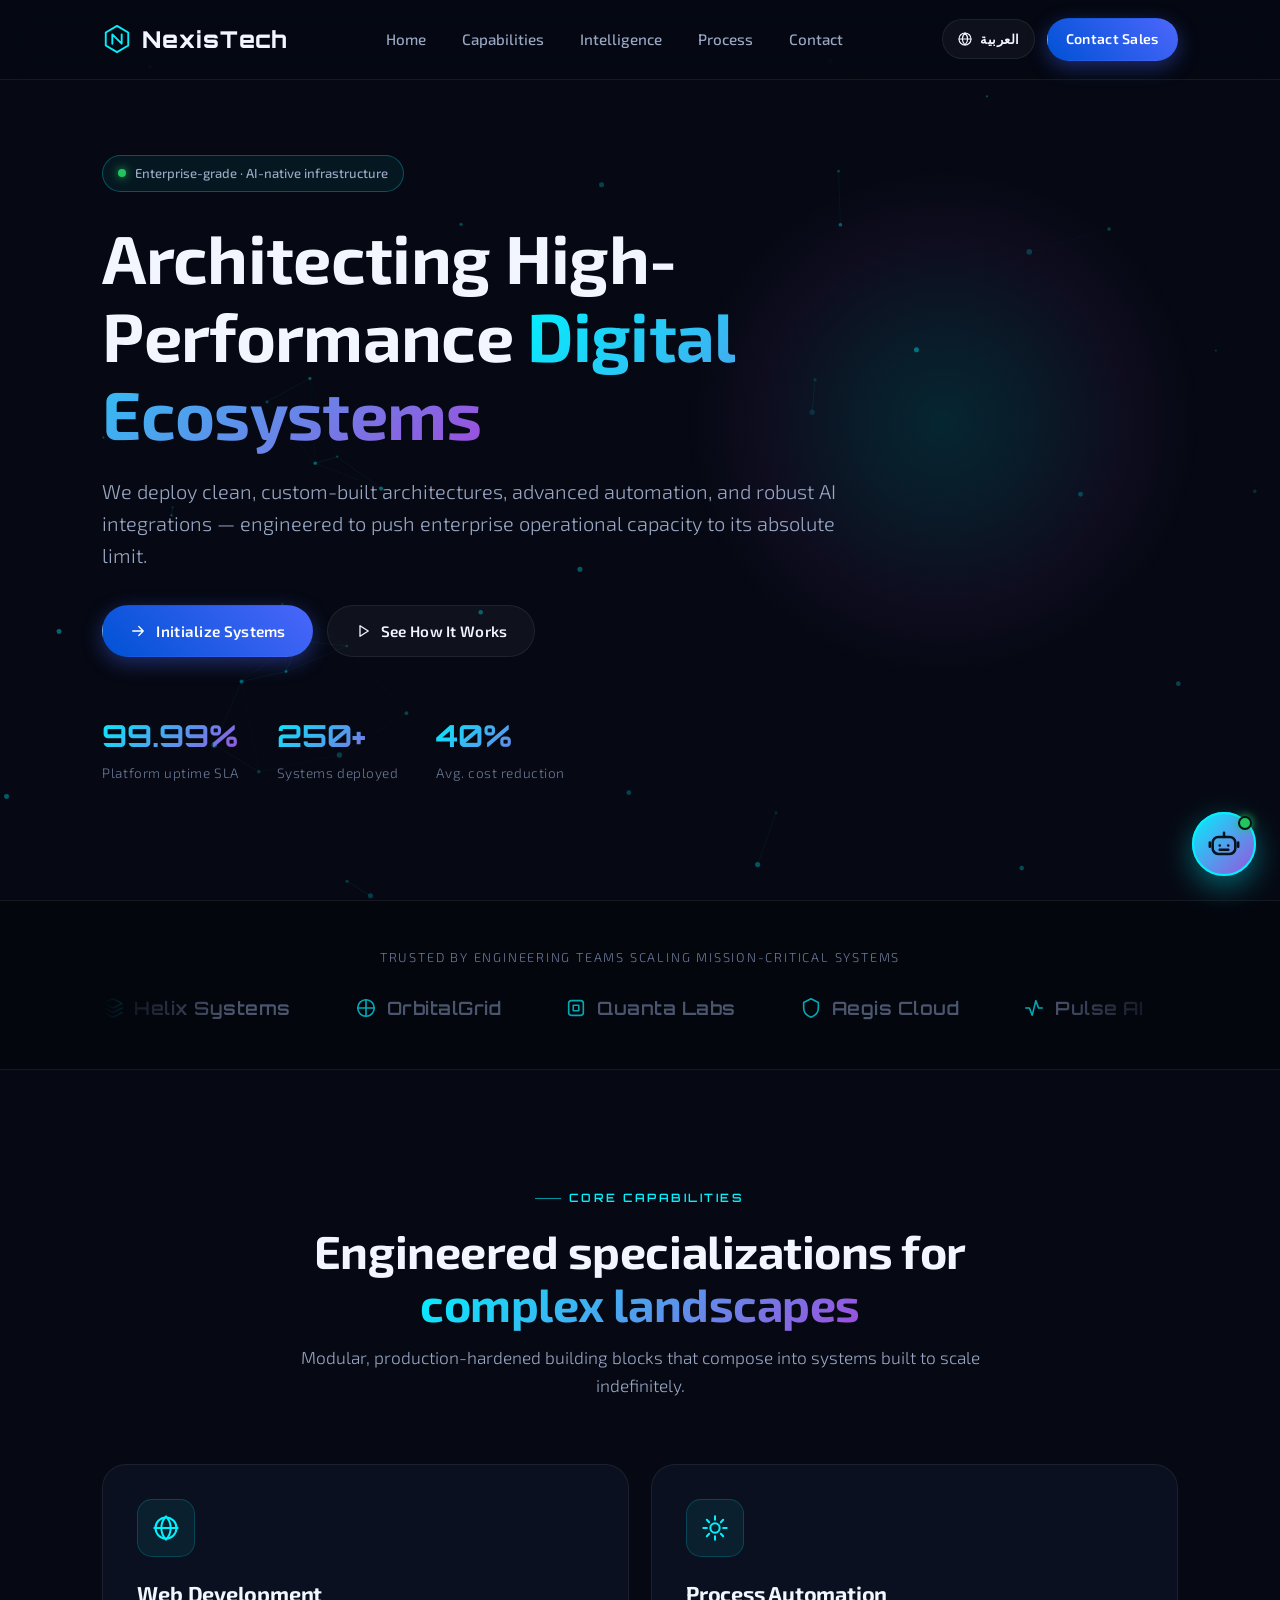
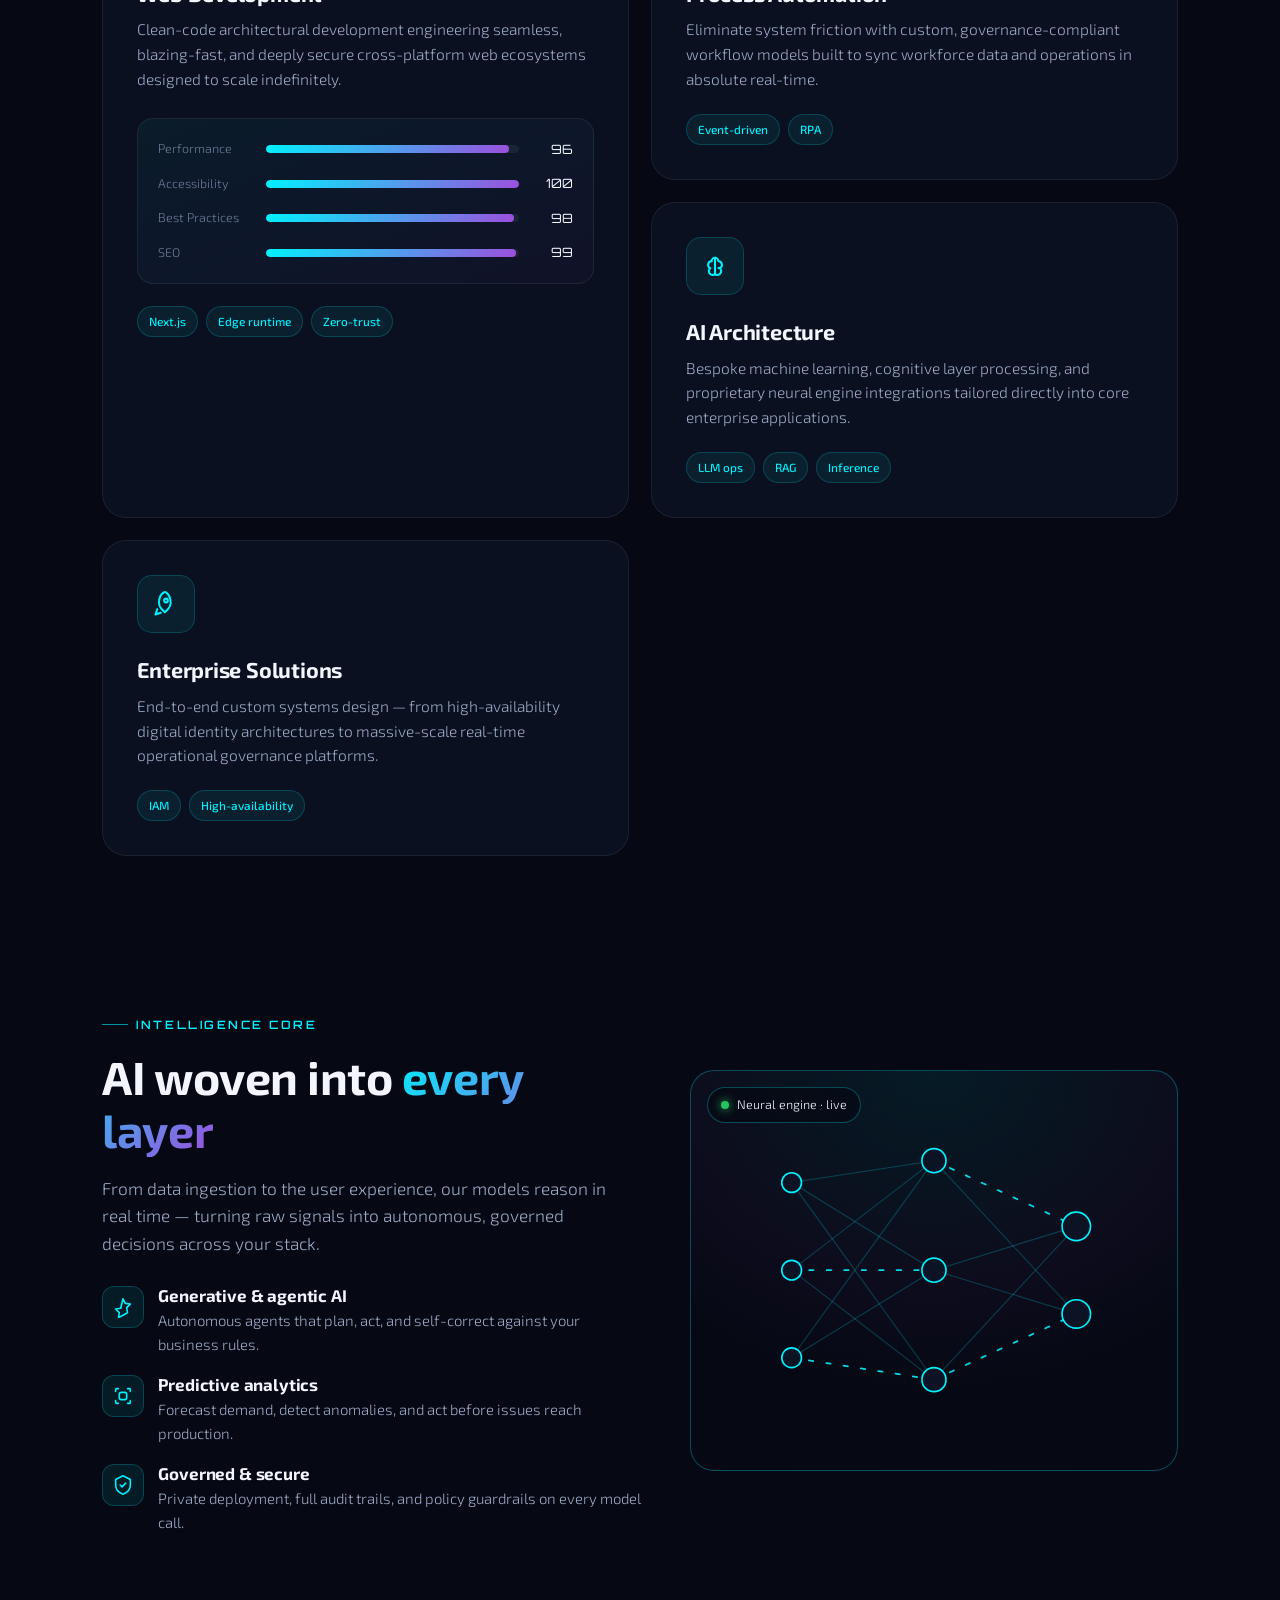
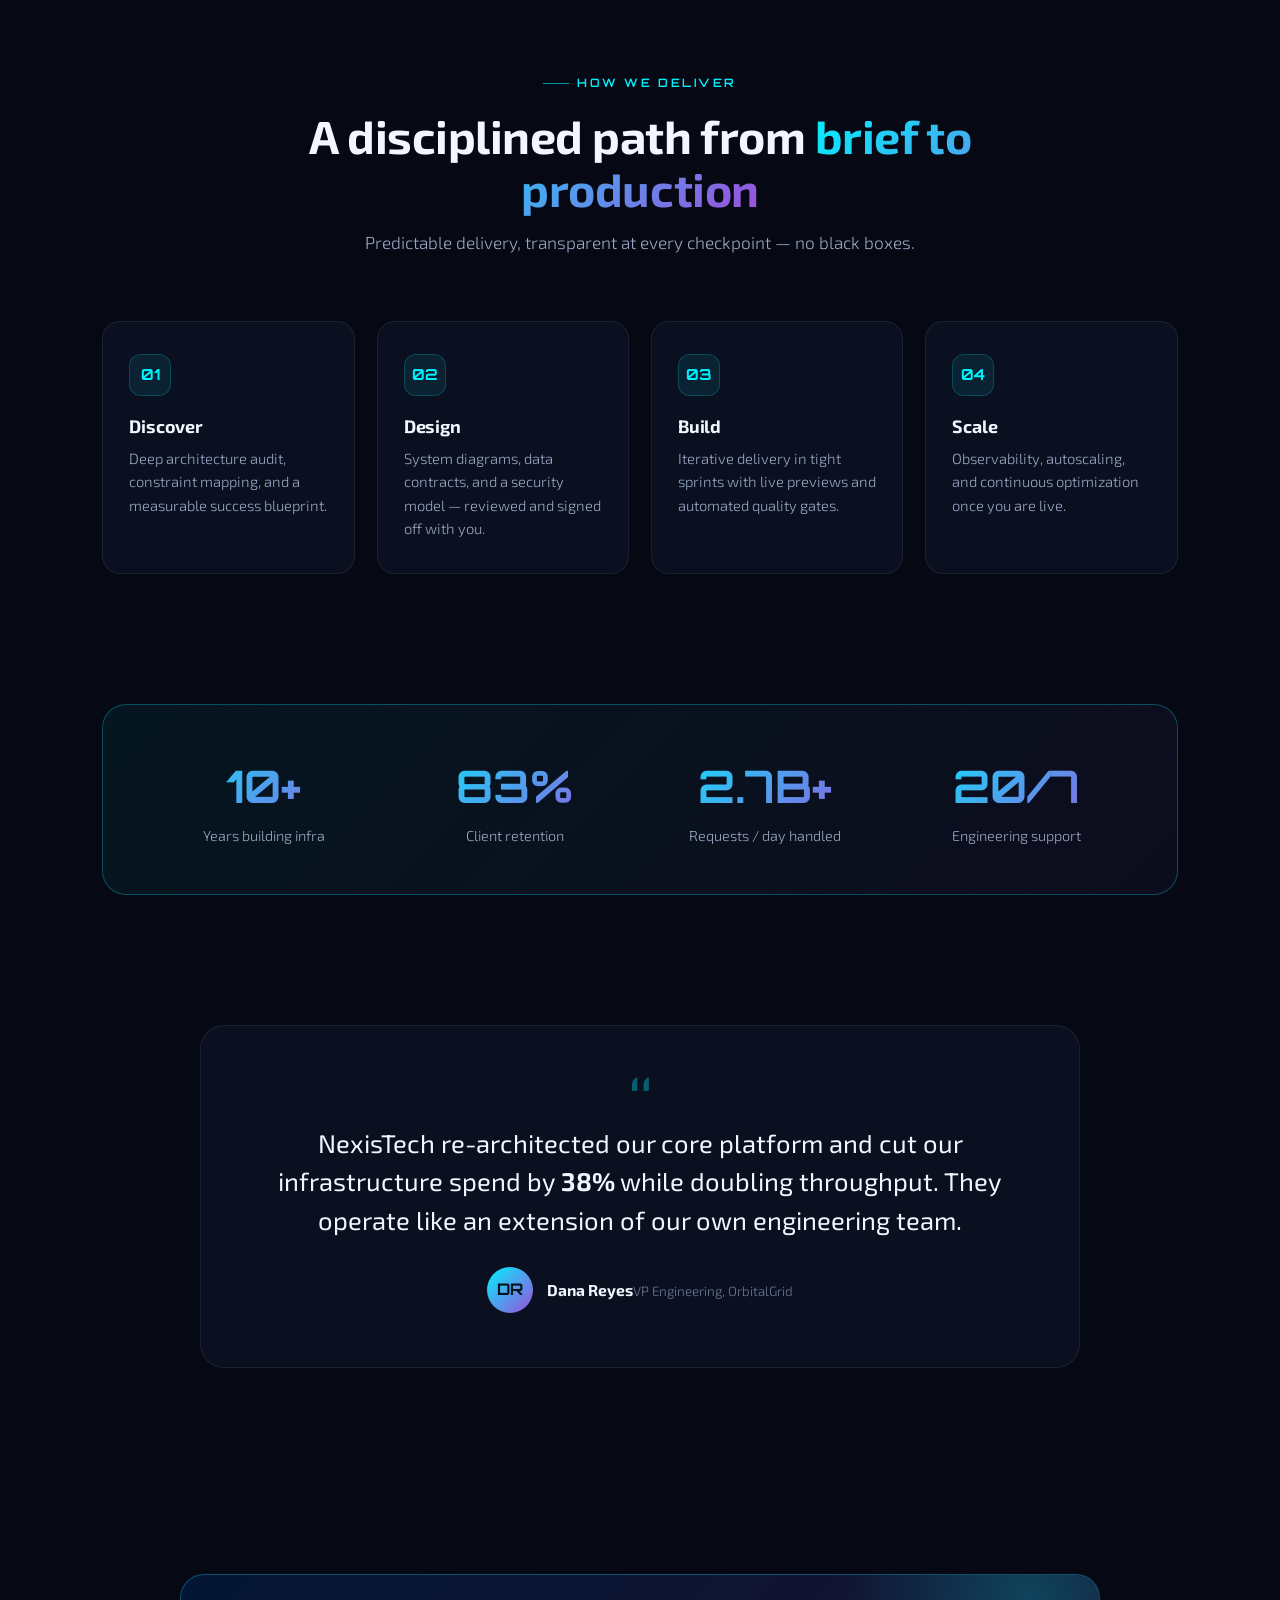
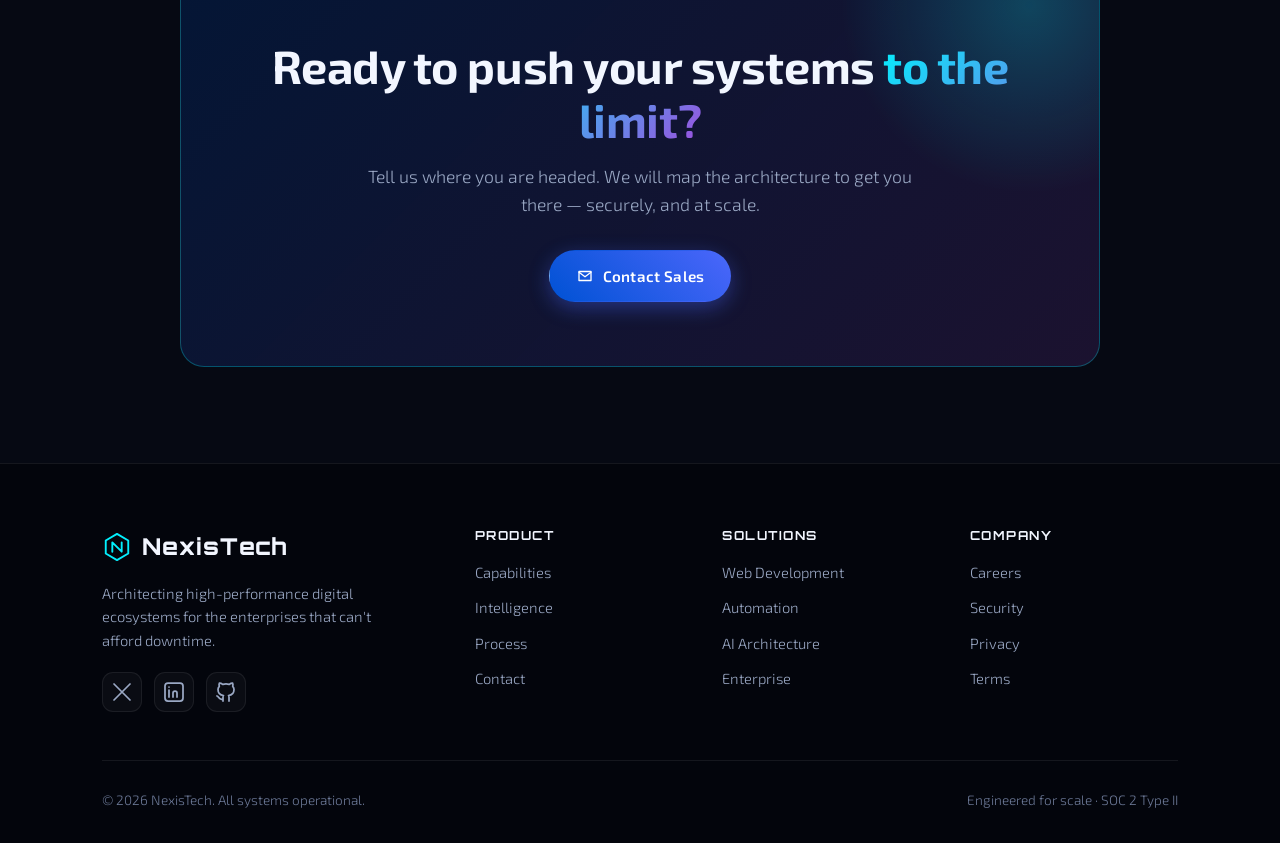
<file: nexistech-landing/index.html>
<!DOCTYPE html>
<html lang="en" dir="ltr">
<head>
<meta charset="UTF-8">
<meta name="viewport" content="width=device-width, initial-scale=1.0">
<meta name="description" content="NexisTech engineers AI-native enterprise infrastructure — clean architectures, intelligent automation, and bespoke AI integrations built to scale. Available in English & Arabic.">
<meta name="theme-color" content="#060913">
<title>NexisTech — Enterprise Infrastructure & AI</title>

<link rel="preconnect" href="https://fonts.googleapis.com">
<link rel="preconnect" href="https://fonts.gstatic.com" crossorigin>
<link rel="stylesheet" href="https://fonts.googleapis.com/css2?family=Exo+2:wght@300;400;500;600;700&family=Orbitron:wght@500;600;700;800&family=Tajawal:wght@300;400;500;700;800&display=swap">

<!-- set language/direction before paint to avoid flash -->
<script>
(function(){try{var l=localStorage.getItem('nx-lang')||'en';var d=document.documentElement;
d.lang=l;d.dir=l==='ar'?'rtl':'ltr';}catch(e){}})();
</script>

<style>
/* ============================================================
   DESIGN TOKENS
   ============================================================ */
:root{
  --bg:#060913; --bg-2:#03050a;
  --surface:rgba(19,28,49,.45); --surface-solid:#0c1325;
  --border:rgba(255,255,255,.07); --border-strong:rgba(0,242,254,.28);
  --text:#f2f6ff; --text-muted:#9aa8c4; --text-dim:#6b7896;
  --cyan:#00f2fe; --purple:#9d4edd; --blue:#4364f7; --green:#22c55e;
  --grad-brand:linear-gradient(135deg,var(--cyan),var(--purple));
  --grad-btn:linear-gradient(45deg,#0052d4,#4364f7,#6fb1fc);
  --glow-cyan:rgba(0,242,254,.15);
  --radius:18px; --radius-lg:24px;
  --ring:0 0 0 3px rgba(0,242,254,.45);
  --shell:8%; --maxw:1240px;
  --font-display:'Orbitron',sans-serif;
  --font-body:'Exo 2',system-ui,-apple-system,'Segoe UI',sans-serif;
}
*{margin:0;padding:0;box-sizing:border-box}
html{scroll-behavior:smooth}
@media (prefers-reduced-motion:reduce){html{scroll-behavior:auto}}

body{font-family:var(--font-body);font-weight:300;background:var(--bg);color:var(--text);
  line-height:1.6;overflow-x:hidden;-webkit-font-smoothing:antialiased}
h1,h2,h3,h4,h5{font-weight:700;line-height:1.15;letter-spacing:-.01em}
a{color:inherit;text-decoration:none}
img,svg{display:block}
.ico{width:24px;height:24px;stroke:currentColor;fill:none;stroke-width:1.75;stroke-linecap:round;stroke-linejoin:round}
:focus-visible{outline:none;box-shadow:var(--ring);border-radius:8px}

/* ---- Arabic typography & RTL ---- */
[lang="ar"]{--font-body:'Tajawal',system-ui,sans-serif;--font-display:'Tajawal',sans-serif;letter-spacing:0}
[lang="ar"] h1,[lang="ar"] h2,[lang="ar"] h3,[lang="ar"] h4,[lang="ar"] h5,
[lang="ar"] .eyebrow,[lang="ar"] .num::before{font-family:'Tajawal',sans-serif;letter-spacing:0}
/* brand wordmark stays Latin even in Arabic */
.logo .wordmark{font-family:'Orbitron',sans-serif}

.skip{position:absolute;inset-inline-start:16px;top:-60px;z-index:2000;background:var(--surface-solid);
  border:1px solid var(--border-strong);color:var(--text);padding:10px 16px;border-radius:10px;transition:top .2s}
.skip:focus{top:16px}

.gradient-text{background:var(--grad-brand);-webkit-background-clip:text;background-clip:text;
  -webkit-text-fill-color:transparent;color:transparent}
.wrap{max-width:var(--maxw);margin-inline:auto}
.eyebrow{font-family:var(--font-display);font-weight:600;font-size:.72rem;letter-spacing:.22em;
  text-transform:uppercase;color:var(--cyan);display:inline-flex;align-items:center;gap:8px}
.eyebrow::before{content:"";width:26px;height:1px;background:var(--cyan);opacity:.6}
[lang="ar"] .eyebrow{letter-spacing:.06em}

#particle-canvas{position:fixed;inset:0;width:100vw;height:100vh;z-index:0;pointer-events:none}

@keyframes subtleGlow{0%,100%{opacity:.3;transform:scale(1)}50%{opacity:.6;transform:scale(1.1)}}
@keyframes reveal{from{opacity:0;transform:translateY(28px)}to{opacity:1;transform:none}}
@keyframes marquee{from{transform:translateX(0)}to{transform:translateX(-50%)}}
@keyframes pulseRing{0%{transform:scale(1);opacity:.6}70%{transform:scale(1.8);opacity:0}100%{opacity:0}}
@keyframes float{0%,100%{transform:translateY(0)}50%{transform:translateY(-6px)}}
@keyframes nodeGlow{0%,100%{opacity:.4}50%{opacity:1}}
@keyframes dash{to{stroke-dashoffset:-16}}
@keyframes typing{0%{opacity:.2}20%{opacity:1}100%{opacity:.2}}

/* ============================================================ NAV */
header{position:fixed;top:0;inset-inline:0;z-index:1000;display:flex;justify-content:space-between;
  align-items:center;padding:18px var(--shell);background:rgba(6,9,19,.62);
  backdrop-filter:blur(16px);-webkit-backdrop-filter:blur(16px);border-bottom:1px solid var(--border);
  transition:padding .3s,background .3s}
header.scrolled{padding:12px var(--shell);background:rgba(6,9,19,.85)}
.logo{font-family:var(--font-display);font-weight:800;font-size:1.45rem;letter-spacing:1px;
  display:inline-flex;align-items:center;gap:10px}
.logo .mark{width:30px;height:30px;flex:none}
nav ul{display:flex;list-style:none;align-items:center;gap:32px}
nav a.navlink{color:var(--text-muted);font-size:.95rem;font-weight:500;position:relative;padding:6px 2px;transition:color .25s}
nav a.navlink::after{content:"";position:absolute;inset-inline-start:0;bottom:-2px;height:2px;width:100%;
  background:var(--cyan);transform:scaleX(0);transform-origin:inline-start;transition:transform .3s}
nav a.navlink:hover{color:var(--text)}
nav a.navlink:hover::after{transform:scaleX(1)}
.nav-actions{display:flex;align-items:center;gap:12px}

.btn{display:inline-flex;align-items:center;justify-content:center;gap:9px;font-family:var(--font-body);
  font-weight:600;font-size:.95rem;letter-spacing:.3px;padding:13px 26px;border-radius:30px;cursor:pointer;
  border:1px solid transparent;min-height:46px;white-space:nowrap;
  transition:transform .25s,box-shadow .3s,background-position .5s,border-color .25s}
.btn-primary{background:var(--grad-btn);background-size:200% auto;color:#fff;box-shadow:0 6px 20px rgba(67,100,247,.4)}
.btn-primary:hover{background-position:right center;transform:translateY(-2px);box-shadow:0 10px 28px rgba(0,242,254,.45)}
.btn-ghost{background:rgba(255,255,255,.04);border-color:var(--border);color:var(--text)}
.btn-ghost:hover{border-color:var(--border-strong);background:rgba(0,242,254,.08);transform:translateY(-2px)}
.btn-sm{padding:9px 18px;min-height:40px;font-size:.88rem}
.btn .ico{width:18px;height:18px}

/* language toggle */
.lang-toggle{display:inline-flex;align-items:center;gap:7px;height:40px;padding:0 14px;border-radius:30px;
  background:rgba(255,255,255,.04);border:1px solid var(--border);color:var(--text);cursor:pointer;
  font-family:var(--font-display);font-weight:600;font-size:.82rem;letter-spacing:.04em;transition:.25s}
.lang-toggle:hover{border-color:var(--border-strong);background:rgba(0,242,254,.08);color:var(--cyan)}
.lang-toggle .ico{width:16px;height:16px}

.hamburger{display:none;width:46px;height:46px;border-radius:12px;border:1px solid var(--border);
  background:rgba(255,255,255,.04);color:var(--text);cursor:pointer;align-items:center;justify-content:center}

/* ============================================================ HERO */
.hero{position:relative;z-index:2;min-height:100svh;display:flex;align-items:center;padding:120px var(--shell) 80px}
.hero-content{max-width:760px}
.hero-badge{display:inline-flex;align-items:center;gap:9px;margin-bottom:26px;padding:7px 15px;border-radius:30px;
  font-size:.82rem;font-weight:500;color:var(--text-muted);background:rgba(0,242,254,.06);border:1px solid var(--border-strong)}
.hero-badge .dot{width:8px;height:8px;border-radius:50%;background:var(--green);box-shadow:0 0 10px var(--green);flex:none}
.hero h1{font-size:clamp(2.4rem,6vw,4.25rem);margin-bottom:22px}
.hero p.lede{color:var(--text-muted);font-size:clamp(1.05rem,2vw,1.25rem);max-width:62ch;margin-bottom:34px}
.hero-cta{display:flex;flex-wrap:wrap;gap:14px;margin-bottom:54px}
.hero-stats{display:flex;flex-wrap:wrap;gap:38px}
.hero-stats .stat b{font-family:var(--font-display);font-size:1.9rem;font-weight:700;display:block;font-variant-numeric:tabular-nums}
.hero-stats .stat span{color:var(--text-dim);font-size:.85rem;letter-spacing:.04em}
.ambient-glow{position:absolute;top:18%;inset-inline-end:6%;width:520px;height:520px;border-radius:50%;z-index:-1;
  background:radial-gradient(circle,rgba(0,242,254,.13),rgba(157,78,221,.06) 50%,transparent 70%);
  animation:subtleGlow 8s infinite ease-in-out;pointer-events:none}

.js .reveal{opacity:0;transform:translateY(28px);transition:opacity .7s cubic-bezier(.16,1,.3,1),transform .7s cubic-bezier(.16,1,.3,1)}
.reveal.in{opacity:1;transform:none}
.hero-content .reveal{animation:reveal 1s cubic-bezier(.16,1,.3,1) both;opacity:1;transform:none}
.hero-content .d1{animation-delay:.05s}.hero-content .d2{animation-delay:.18s}
.hero-content .d3{animation-delay:.31s}.hero-content .d4{animation-delay:.44s}

/* ============================================================ SECTIONS */
section.block{position:relative;z-index:2;padding:110px var(--shell)}
.section-head{text-align:center;max-width:700px;margin:0 auto 64px}
.section-head h2{font-size:clamp(2rem,4.5vw,2.9rem);margin:16px 0 14px}
.section-head p{color:var(--text-muted);font-size:1.08rem}

/* trust marquee */
.trust{padding:46px var(--shell);border-block:1px solid var(--border);position:relative;z-index:2;background:rgba(3,5,10,.5)}
.trust .label{text-align:center;color:var(--text-dim);font-size:.8rem;letter-spacing:.14em;text-transform:uppercase;margin-bottom:26px}
.marquee{overflow:hidden;-webkit-mask-image:linear-gradient(90deg,transparent,#000 12%,#000 88%,transparent);
  mask-image:linear-gradient(90deg,transparent,#000 12%,#000 88%,transparent)}
.marquee-track{display:flex;gap:64px;width:max-content;animation:marquee 28s linear infinite}
.marquee:hover .marquee-track{animation-play-state:paused}
.marquee .brand-item{display:flex;align-items:center;gap:10px;color:var(--text-dim);font-family:var(--font-display);
  font-weight:600;font-size:1.15rem;letter-spacing:.5px;opacity:.7;transition:.3s;white-space:nowrap}
.marquee .brand-item:hover{opacity:1;color:var(--text)}
.marquee .brand-item .ico{width:22px;height:22px;color:var(--cyan)}

/* ============================================================ BENTO */
.bento{display:grid;grid-template-columns:repeat(6,1fr);gap:22px}
.card{position:relative;overflow:hidden;background:var(--surface);backdrop-filter:blur(12px);-webkit-backdrop-filter:blur(12px);
  border:1px solid var(--border);border-radius:var(--radius-lg);padding:34px;
  transition:transform .4s cubic-bezier(.16,1,.3,1),border-color .4s,box-shadow .4s}
.card::before{content:"";position:absolute;top:0;inset-inline-start:0;width:100%;height:3px;
  background:linear-gradient(90deg,transparent,var(--cyan),transparent);transform:scaleX(0);transition:transform .45s}
.card::after{content:"";position:absolute;inset:0;border-radius:inherit;opacity:0;transition:opacity .4s;
  background:radial-gradient(420px circle at var(--mx,50%) var(--my,50%),rgba(0,242,254,.10),transparent 45%)}
.card:hover{transform:translateY(-8px);border-color:var(--border-strong);box-shadow:0 18px 44px rgba(0,242,254,.14)}
.card:hover::before{transform:scaleX(1)}
.card:hover::after{opacity:1}
.card-span-3{grid-column:span 3}
.card-feature{grid-column:span 3;grid-row:span 2}
.icon-wrap{width:58px;height:58px;border-radius:15px;display:flex;align-items:center;justify-content:center;
  color:var(--cyan);background:rgba(0,242,254,.07);border:1px solid rgba(0,242,254,.18);margin-bottom:24px;
  transition:transform .35s,background .3s,color .3s}
.card:hover .icon-wrap{transform:rotate(-6deg) scale(1.06);background:rgba(0,242,254,.16);color:#fff}
.icon-wrap .ico{width:28px;height:28px}
.card h3{font-size:1.35rem;margin-bottom:12px}
.card p{color:var(--text-muted);font-size:.97rem}
.card .tags{display:flex;flex-wrap:wrap;gap:8px;margin-top:22px}
.tag{font-size:.74rem;font-weight:500;color:var(--cyan);padding:5px 11px;border-radius:20px;
  background:rgba(0,242,254,.07);border:1px solid rgba(0,242,254,.18)}
.feature-visual{margin-top:26px;border-radius:16px;border:1px solid var(--border);overflow:hidden;
  background:linear-gradient(160deg,rgba(0,242,254,.05),rgba(157,78,221,.04));padding:20px}
.bar-row{display:flex;align-items:center;gap:12px;margin-bottom:14px}
.bar-row:last-child{margin-bottom:0}
.bar-row .bl{width:96px;color:var(--text-dim);font-size:.78rem;flex:none}
.bar-row .bt{flex:1;height:8px;border-radius:6px;background:rgba(255,255,255,.06);overflow:hidden}
.bar-row .bt i{display:block;height:100%;border-radius:6px;background:var(--grad-brand);width:var(--w,60%)}
.bar-row .bv{font-family:var(--font-display);font-size:.8rem;color:var(--text);width:42px;text-align:end;flex:none;font-variant-numeric:tabular-nums}

/* ============================================================ INTELLIGENCE CORE (AI) */
.ai-core{position:relative;z-index:2;padding:40px var(--shell) 110px}
.ai-grid{display:grid;grid-template-columns:1.05fr .95fr;gap:48px;align-items:center}
.ai-copy h2{font-size:clamp(2rem,4.5vw,2.9rem);margin:16px 0 18px}
.ai-copy>p{color:var(--text-muted);font-size:1.08rem;margin-bottom:28px;max-width:52ch}
.ai-feats{list-style:none;display:flex;flex-direction:column;gap:18px}
.ai-feats li{display:flex;gap:14px;align-items:flex-start}
.ai-feats .fi{width:42px;height:42px;border-radius:12px;flex:none;display:flex;align-items:center;justify-content:center;
  color:var(--cyan);background:rgba(0,242,254,.08);border:1px solid rgba(0,242,254,.2)}
.ai-feats .fi .ico{width:22px;height:22px}
.ai-feats h4{font-size:1.06rem;margin-bottom:4px}
.ai-feats p{color:var(--text-muted);font-size:.93rem}
.neural{position:relative;border-radius:var(--radius-lg);border:1px solid var(--border-strong);overflow:hidden;
  background:radial-gradient(120% 120% at 50% 0%,rgba(0,242,254,.08),rgba(157,78,221,.05) 45%,transparent 70%);
  min-height:380px;display:flex;align-items:center;justify-content:center;padding:24px}
.neural svg{width:100%;height:auto;max-width:480px}
.neural .nn-node{fill:#0c1325;stroke:var(--cyan);stroke-width:1.5}
.neural .nn-node.glow{animation:nodeGlow 2.6s ease-in-out infinite}
.neural .nn-edge{stroke:rgba(0,242,254,.22);stroke-width:1}
.neural .nn-pulse{stroke:var(--cyan);stroke-width:1.6;stroke-dasharray:4 12;animation:dash 1.1s linear infinite;opacity:.9}
.neural .badge{position:absolute;top:16px;inset-inline-start:16px;display:inline-flex;align-items:center;gap:8px;
  padding:7px 13px;border-radius:30px;background:rgba(6,9,19,.7);border:1px solid var(--border-strong);
  font-size:.78rem;color:var(--text)}
.neural .badge .dot{width:8px;height:8px;border-radius:50%;background:var(--green);box-shadow:0 0 10px var(--green)}

/* steps */
.steps{display:grid;grid-template-columns:repeat(4,1fr);gap:22px;counter-reset:step}
.step{position:relative;padding:32px 26px;border-radius:var(--radius);background:var(--surface);
  border:1px solid var(--border);transition:transform .35s,border-color .35s}
.step:hover{transform:translateY(-6px);border-color:var(--border-strong)}
.step .num{counter-increment:step;font-family:var(--font-display);font-weight:700;font-size:.95rem;width:42px;height:42px;
  border-radius:12px;display:flex;align-items:center;justify-content:center;color:var(--cyan);
  background:rgba(0,242,254,.08);border:1px solid rgba(0,242,254,.2);margin-bottom:20px}
.step .num::before{content:"0" counter(step)}
.step h4{font-size:1.12rem;margin-bottom:10px}
.step p{color:var(--text-muted);font-size:.92rem}

/* stats band */
.stats-band{display:grid;grid-template-columns:repeat(4,1fr);gap:22px;padding:46px;border-radius:var(--radius-lg);
  background:linear-gradient(135deg,rgba(0,242,254,.06),rgba(157,78,221,.05));border:1px solid var(--border-strong)}
.stats-band .stat{text-align:center}
.stats-band .stat b{font-family:var(--font-display);font-size:clamp(2rem,4vw,2.8rem);font-weight:700;display:block;font-variant-numeric:tabular-nums}
.stats-band .stat span{color:var(--text-muted);font-size:.9rem}

/* testimonial */
.quote{max-width:880px;margin-inline:auto;text-align:center;padding:54px 40px;background:var(--surface);
  border:1px solid var(--border);border-radius:var(--radius-lg);position:relative}
.quote .mark{font-family:var(--font-display);font-size:4rem;line-height:.6;color:var(--cyan);opacity:.35;height:36px}
.quote blockquote{font-size:clamp(1.2rem,2.6vw,1.6rem);font-weight:400;color:var(--text);line-height:1.5;margin:8px 0 28px}
.quote .who{display:flex;align-items:center;justify-content:center;gap:14px}
.quote .avatar{width:46px;height:46px;border-radius:50%;background:var(--grad-brand);display:flex;align-items:center;
  justify-content:center;font-family:var(--font-display);font-weight:700;color:#04121a}
.quote .who .meta{text-align:start}
.quote .who .meta b{font-size:.98rem}
.quote .who .meta span{color:var(--text-dim);font-size:.84rem}

/* final CTA */
.cta-final{position:relative;z-index:2;text-align:center;padding:96px var(--shell)}
.cta-card{max-width:920px;margin-inline:auto;padding:64px 48px;border-radius:var(--radius-lg);
  background:linear-gradient(135deg,rgba(0,82,212,.18),rgba(157,78,221,.14));border:1px solid var(--border-strong);
  position:relative;overflow:hidden}
.cta-card::after{content:"";position:absolute;width:380px;height:380px;border-radius:50%;top:-160px;inset-inline-end:-120px;
  background:radial-gradient(circle,rgba(0,242,254,.22),transparent 70%);pointer-events:none}
.cta-card h2{font-size:clamp(2rem,4.5vw,2.9rem);margin-bottom:16px;position:relative}
.cta-card p{color:var(--text-muted);font-size:1.1rem;max-width:56ch;margin:0 auto 32px;position:relative}
.cta-card .btn{position:relative}

/* footer */
footer{position:relative;z-index:2;border-top:1px solid var(--border);background:rgba(3,5,10,.7);padding:64px var(--shell) 32px}
.foot-grid{display:grid;grid-template-columns:1.6fr 1fr 1fr 1fr;gap:40px;margin-bottom:48px}
.foot-brand .logo{margin-bottom:16px}
.foot-brand p{color:var(--text-muted);font-size:.92rem;max-width:34ch}
.foot-social{display:flex;gap:12px;margin-top:20px}
.foot-social a{width:40px;height:40px;border-radius:11px;border:1px solid var(--border);display:flex;align-items:center;
  justify-content:center;color:var(--text-muted);background:rgba(255,255,255,.03);transition:.25s}
.foot-social a:hover{color:var(--cyan);border-color:var(--border-strong);transform:translateY(-2px)}
.foot-col h5{font-family:var(--font-display);font-size:.78rem;letter-spacing:.12em;text-transform:uppercase;color:var(--text);margin-bottom:18px}
.foot-col a{display:block;color:var(--text-muted);font-size:.92rem;margin-bottom:12px;transition:color .2s}
.foot-col a:hover{color:var(--cyan)}
.foot-bottom{display:flex;justify-content:space-between;align-items:center;gap:16px;flex-wrap:wrap;
  padding-top:28px;border-top:1px solid var(--border);color:var(--text-dim);font-size:.85rem}

/* ============================================================ MOBILE NAV */
.scrim{position:fixed;inset:0;background:rgba(3,6,14,.6);z-index:1100;opacity:0;visibility:hidden;transition:opacity .3s;backdrop-filter:blur(2px)}
.scrim.show{opacity:1;visibility:visible}
.mobile-menu{position:fixed;top:0;inset-inline-end:0;height:100dvh;width:min(82vw,340px);z-index:1200;
  background:var(--surface-solid);border-inline-start:1px solid var(--border-strong);padding:84px 28px 28px;
  transform:translateX(100%);transition:transform .32s cubic-bezier(.16,1,.3,1);display:flex;flex-direction:column;gap:6px}
[dir="rtl"] .mobile-menu{transform:translateX(-100%)}
.mobile-menu.open{transform:none}
.mobile-menu a.m-link{padding:15px 12px;border-radius:12px;color:var(--text);font-size:1.05rem;font-weight:500;border:1px solid transparent;transition:.2s}
.mobile-menu a.m-link:hover{background:rgba(0,242,254,.07);border-color:var(--border)}
.mobile-menu .btn,.mobile-menu .lang-toggle{margin-top:14px;width:100%}
.m-close{position:absolute;top:22px;inset-inline-end:22px;width:44px;height:44px;border-radius:12px;
  background:rgba(255,255,255,.05);border:1px solid var(--border);color:var(--text);cursor:pointer;display:flex;align-items:center;justify-content:center}

/* ============================================================ AI AGENT WIDGET */
.agent-fab{position:fixed;bottom:24px;inset-inline-end:24px;z-index:1300;width:64px;height:64px;border-radius:50%;
  border:none;cursor:pointer;background:var(--grad-brand);box-shadow:0 10px 30px rgba(0,242,254,.4);
  display:flex;align-items:center;justify-content:center;animation:float 4s ease-in-out infinite}
.agent-fab::before{content:"";position:absolute;inset:0;border-radius:50%;border:2px solid var(--cyan);animation:pulseRing 2.4s ease-out infinite}
.agent-fab .face{width:34px;height:34px;color:#04121a}
.agent-fab .online{position:absolute;top:4px;inset-inline-end:4px;width:14px;height:14px;border-radius:50%;
  background:var(--green);border:2px solid #04121a;box-shadow:0 0 8px var(--green)}
.agent-fab:hover{transform:scale(1.05)}

.agent-panel{position:fixed;bottom:100px;inset-inline-end:24px;z-index:1300;width:min(92vw,370px);
  background:var(--surface-solid);border:1px solid var(--border-strong);border-radius:22px;overflow:hidden;
  box-shadow:0 30px 70px rgba(0,0,0,.55);transform:translateY(20px) scale(.96);opacity:0;visibility:hidden;
  transform-origin:bottom right;transition:transform .3s cubic-bezier(.16,1,.3,1),opacity .3s,visibility .3s}
[dir="rtl"] .agent-panel{transform-origin:bottom left}
.agent-panel.open{transform:none;opacity:1;visibility:visible}
.agent-head{display:flex;align-items:center;gap:12px;padding:16px 18px;
  background:linear-gradient(135deg,rgba(0,242,254,.14),rgba(157,78,221,.12));border-bottom:1px solid var(--border)}
.agent-head .ava{width:42px;height:42px;border-radius:50%;flex:none;background:var(--grad-brand);display:flex;align-items:center;justify-content:center;color:#04121a;position:relative}
.agent-head .ava .face{width:24px;height:24px}
.agent-head .ava .online{position:absolute;bottom:0;inset-inline-end:0;width:11px;height:11px;border-radius:50%;background:var(--green);border:2px solid var(--surface-solid)}
.agent-head .meta{flex:1;min-width:0}
.agent-head .meta b{font-size:.98rem;display:block}
.agent-head .meta span{font-size:.78rem;color:var(--text-muted)}
.agent-head .x{width:34px;height:34px;border-radius:10px;border:1px solid var(--border);background:rgba(255,255,255,.04);
  color:var(--text);cursor:pointer;display:flex;align-items:center;justify-content:center;flex:none}
.agent-body{padding:16px;height:300px;overflow-y:auto;display:flex;flex-direction:column;gap:12px}
.msg{max-width:84%;padding:11px 14px;border-radius:16px;font-size:.92rem;line-height:1.55;animation:reveal .35s ease both}
.msg.bot{align-self:flex-start;background:rgba(255,255,255,.05);border:1px solid var(--border);border-bottom-left-radius:5px}
.msg.user{align-self:flex-end;background:var(--grad-btn);color:#fff;border-bottom-right-radius:5px}
[dir="rtl"] .msg.bot{border-bottom-left-radius:16px;border-bottom-right-radius:5px}
[dir="rtl"] .msg.user{border-bottom-right-radius:16px;border-bottom-left-radius:5px}
.typing{align-self:flex-start;display:flex;gap:4px;padding:12px 14px;background:rgba(255,255,255,.05);border:1px solid var(--border);border-radius:16px}
.typing i{width:7px;height:7px;border-radius:50%;background:var(--cyan);animation:typing 1.2s infinite}
.typing i:nth-child(2){animation-delay:.2s}.typing i:nth-child(3){animation-delay:.4s}
.agent-chips{display:flex;flex-wrap:wrap;gap:8px;padding:0 16px 12px}
.chip{font-size:.82rem;color:var(--cyan);padding:8px 13px;border-radius:20px;background:rgba(0,242,254,.07);
  border:1px solid rgba(0,242,254,.22);cursor:pointer;transition:.2s;font-family:inherit}
.chip:hover{background:rgba(0,242,254,.16);color:#fff}
.agent-input{display:flex;gap:8px;padding:12px 16px 16px;border-top:1px solid var(--border)}
.agent-input input{flex:1;min-height:44px;background:rgba(255,255,255,.04);border:1px solid var(--border);
  border-radius:12px;color:var(--text);padding:0 14px;font-family:inherit;font-size:.92rem}
.agent-input input:focus{outline:none;border-color:var(--border-strong);box-shadow:var(--ring)}
.agent-input button{width:44px;height:44px;flex:none;border-radius:12px;border:none;cursor:pointer;
  background:var(--grad-btn);color:#fff;display:flex;align-items:center;justify-content:center}
[dir="rtl"] .agent-input button .ico{transform:scaleX(-1)}

/* ============================================================ RESPONSIVE */
@media (max-width:1024px){
  .card-feature{grid-column:span 6;grid-row:auto}
  .card-span-3{grid-column:span 3}
  .steps{grid-template-columns:repeat(2,1fr)}
  .ai-grid{grid-template-columns:1fr;gap:36px}
}
@media (max-width:860px){
  :root{--shell:6%}
  nav,.nav-actions .btn,.nav-actions .lang-toggle{display:none}
  .hamburger{display:flex}
  .bento{grid-template-columns:repeat(2,1fr)}
  .card-span-3,.card-feature{grid-column:span 2}
  .stats-band{grid-template-columns:repeat(2,1fr);gap:32px;padding:36px}
  .foot-grid{grid-template-columns:1fr 1fr}
  section.block{padding:84px var(--shell)}
  .ambient-glow{display:none}
}
@media (max-width:560px){
  :root{--shell:5%}
  .bento{grid-template-columns:1fr}
  .card-span-3,.card-feature{grid-column:span 1}
  .steps,.stats-band,.foot-grid{grid-template-columns:1fr}
  .hero-stats{gap:26px}
  .foot-bottom{flex-direction:column;text-align:center}
  .agent-fab{bottom:18px;inset-inline-end:18px}
  .agent-panel{bottom:90px;inset-inline-end:12px;inset-inline-start:12px;width:auto}
}
@media (prefers-reduced-motion:reduce){
  *,*::before,*::after{animation-duration:.001ms!important;animation-iteration-count:1!important;transition-duration:.001ms!important}
  .js .reveal{opacity:1;transform:none}
}
</style>
</head>
<body>

<a class="skip" href="#main" data-en="Skip to content" data-ar="تخطٍّ إلى المحتوى">Skip to content</a>
<canvas id="particle-canvas" aria-hidden="true"></canvas>

<!-- ================= NAV ================= -->
<header id="siteHeader">
  <a class="logo" href="#home" aria-label="NexisTech home">
    <svg class="mark" viewBox="0 0 32 32" fill="none" aria-hidden="true">
      <defs><linearGradient id="lg" x1="0" y1="0" x2="32" y2="32">
        <stop offset="0" stop-color="#00f2fe"/><stop offset="1" stop-color="#9d4edd"/></linearGradient></defs>
      <path d="M16 2 28 9v14L16 30 4 23V9L16 2Z" stroke="url(#lg)" stroke-width="2" stroke-linejoin="round"/>
      <path d="M11 21V11l10 10V11" stroke="url(#lg)" stroke-width="2" stroke-linecap="round" stroke-linejoin="round"/>
    </svg>
    <span class="wordmark">NexisTech</span>
  </a>

  <nav aria-label="Primary">
    <ul>
      <li><a class="navlink" href="#home" data-en="Home" data-ar="الرئيسية">Home</a></li>
      <li><a class="navlink" href="#capabilities" data-en="Capabilities" data-ar="القدرات">Capabilities</a></li>
      <li><a class="navlink" href="#intelligence" data-en="Intelligence" data-ar="الذكاء">Intelligence</a></li>
      <li><a class="navlink" href="#process" data-en="Process" data-ar="منهجية العمل">Process</a></li>
      <li><a class="navlink" href="#contact" data-en="Contact" data-ar="تواصل معنا">Contact</a></li>
    </ul>
  </nav>

  <div class="nav-actions">
    <button class="lang-toggle" id="langToggle" data-en-aria="Switch to Arabic" data-ar-aria="التبديل إلى الإنجليزية" aria-label="Switch to Arabic">
      <svg class="ico" viewBox="0 0 24 24" aria-hidden="true"><circle cx="12" cy="12" r="9"/><path d="M3 12h18M12 3c2.5 2.7 4 6.3 4 9s-1.5 6.3-4 9c-2.5-2.7-4-6.3-4-9s1.5-6.3 4-9Z"/></svg>
      <span id="langLabel">العربية</span>
    </button>
    <a class="btn btn-primary btn-sm" href="#contact" data-en="Contact Sales" data-ar="تواصل مع المبيعات">Contact Sales</a>
    <button class="hamburger" id="menuOpen" data-en-aria="Open menu" data-ar-aria="فتح القائمة" aria-label="Open menu" aria-controls="mobileMenu" aria-expanded="false">
      <svg class="ico" viewBox="0 0 24 24" aria-hidden="true"><path d="M4 6h16M4 12h16M4 18h16"/></svg>
    </button>
  </div>
</header>

<!-- ============== MOBILE MENU ============== -->
<div class="scrim" id="navScrim"></div>
<aside class="mobile-menu" id="mobileMenu" aria-label="Mobile navigation" aria-hidden="true">
  <button class="m-close" id="menuClose" data-en-aria="Close menu" data-ar-aria="إغلاق القائمة" aria-label="Close menu">
    <svg class="ico" viewBox="0 0 24 24" aria-hidden="true"><path d="M6 6l12 12M18 6 6 18"/></svg>
  </button>
  <a class="m-link" href="#home" data-en="Home" data-ar="الرئيسية">Home</a>
  <a class="m-link" href="#capabilities" data-en="Capabilities" data-ar="القدرات">Capabilities</a>
  <a class="m-link" href="#intelligence" data-en="Intelligence" data-ar="الذكاء">Intelligence</a>
  <a class="m-link" href="#process" data-en="Process" data-ar="منهجية العمل">Process</a>
  <a class="m-link" href="#contact" data-en="Contact" data-ar="تواصل معنا">Contact</a>
  <button class="lang-toggle" id="langToggleM">
    <svg class="ico" viewBox="0 0 24 24" aria-hidden="true"><circle cx="12" cy="12" r="9"/><path d="M3 12h18M12 3c2.5 2.7 4 6.3 4 9s-1.5 6.3-4 9c-2.5-2.7-4-6.3-4-9s1.5-6.3 4-9Z"/></svg>
    <span class="langLabel">العربية</span>
  </button>
  <a class="btn btn-primary" href="#contact" data-en="Contact Sales" data-ar="تواصل مع المبيعات">Contact Sales</a>
</aside>

<main id="main">

<!-- ================= HERO ================= -->
<section class="hero" id="home">
  <div class="ambient-glow" aria-hidden="true"></div>
  <div class="hero-content">
    <span class="hero-badge reveal d1"><span class="dot"></span><span data-en="Enterprise-grade · AI-native infrastructure" data-ar="بنية تحتية للمؤسسات · مدعومة بالذكاء الاصطناعي">Enterprise-grade · AI-native infrastructure</span></span>
    <h1 class="reveal d2"
        data-en-html='Architecting High-Performance <span class="gradient-text">Digital Ecosystems</span>'
        data-ar-html='نُهندس <span class="gradient-text">أنظمة رقمية</span> فائقة الأداء'>Architecting High-Performance <span class="gradient-text">Digital Ecosystems</span></h1>
    <p class="lede reveal d3" data-en="We deploy clean, custom-built architectures, advanced automation, and robust AI integrations — engineered to push enterprise operational capacity to its absolute limit." data-ar="ننشر بُنى مخصّصة ونظيفة، وأتمتة متقدمة، وتكاملات قوية للذكاء الاصطناعي — مصمّمة لدفع قدرات تشغيل المؤسسات إلى أقصى حدودها.">We deploy clean, custom-built architectures, advanced automation, and robust AI integrations — engineered to push enterprise operational capacity to its absolute limit.</p>
    <div class="hero-cta reveal d4">
      <a class="btn btn-primary" href="#capabilities">
        <svg class="ico" viewBox="0 0 24 24" aria-hidden="true"><path d="M5 12h14M13 6l6 6-6 6"/></svg>
        <span data-en="Initialize Systems" data-ar="ابدأ الآن">Initialize Systems</span>
      </a>
      <a class="btn btn-ghost" href="#process">
        <svg class="ico" viewBox="0 0 24 24" aria-hidden="true"><path d="M8 5v14l11-7z"/></svg>
        <span data-en="See How It Works" data-ar="شاهد آلية العمل">See How It Works</span>
      </a>
    </div>
    <div class="hero-stats reveal d4">
      <div class="stat"><b class="gradient-text" data-count="99.99" data-suffix="%">0</b><span data-en="Platform uptime SLA" data-ar="نسبة جاهزية المنصة">Platform uptime SLA</span></div>
      <div class="stat"><b class="gradient-text" data-count="250" data-suffix="+">0</b><span data-en="Systems deployed" data-ar="نظام تم إطلاقه">Systems deployed</span></div>
      <div class="stat"><b class="gradient-text" data-count="40" data-suffix="%">0</b><span data-en="Avg. cost reduction" data-ar="متوسط خفض التكلفة">Avg. cost reduction</span></div>
    </div>
  </div>
</section>

<!-- ================= TRUST MARQUEE ================= -->
<div class="trust">
  <p class="label" data-en="Trusted by engineering teams scaling mission-critical systems" data-ar="موثوق من فرق الهندسة التي تُوسّع الأنظمة الحرجة">Trusted by engineering teams scaling mission-critical systems</p>
  <div class="marquee">
    <div class="marquee-track" id="marqueeTrack">
      <span class="brand-item"><svg class="ico" viewBox="0 0 24 24" aria-hidden="true"><path d="M12 2 2 7l10 5 10-5-10-5Z"/><path d="M2 17l10 5 10-5M2 12l10 5 10-5"/></svg>Helix Systems</span>
      <span class="brand-item"><svg class="ico" viewBox="0 0 24 24" aria-hidden="true"><circle cx="12" cy="12" r="9"/><path d="M12 3v18M3 12h18"/></svg>OrbitalGrid</span>
      <span class="brand-item"><svg class="ico" viewBox="0 0 24 24" aria-hidden="true"><rect x="4" y="4" width="16" height="16" rx="3"/><path d="M9 9h6v6H9z"/></svg>Quanta Labs</span>
      <span class="brand-item"><svg class="ico" viewBox="0 0 24 24" aria-hidden="true"><path d="M12 2 4 6v6c0 5 3.4 8.4 8 10 4.6-1.6 8-5 8-10V6l-8-4Z"/></svg>Aegis Cloud</span>
      <span class="brand-item"><svg class="ico" viewBox="0 0 24 24" aria-hidden="true"><path d="M3 12h4l3 8 4-16 3 8h4"/></svg>Pulse AI</span>
      <span class="brand-item"><svg class="ico" viewBox="0 0 24 24" aria-hidden="true"><path d="M12 2 2 7l10 5 10-5-10-5Z"/><path d="M2 17l10 5 10-5M2 12l10 5 10-5"/></svg>Helix Systems</span>
      <span class="brand-item"><svg class="ico" viewBox="0 0 24 24" aria-hidden="true"><circle cx="12" cy="12" r="9"/><path d="M12 3v18M3 12h18"/></svg>OrbitalGrid</span>
      <span class="brand-item"><svg class="ico" viewBox="0 0 24 24" aria-hidden="true"><rect x="4" y="4" width="16" height="16" rx="3"/><path d="M9 9h6v6H9z"/></svg>Quanta Labs</span>
      <span class="brand-item"><svg class="ico" viewBox="0 0 24 24" aria-hidden="true"><path d="M12 2 4 6v6c0 5 3.4 8.4 8 10 4.6-1.6 8-5 8-10V6l-8-4Z"/></svg>Aegis Cloud</span>
      <span class="brand-item"><svg class="ico" viewBox="0 0 24 24" aria-hidden="true"><path d="M3 12h4l3 8 4-16 3 8h4"/></svg>Pulse AI</span>
    </div>
  </div>
</div>

<!-- ================= CAPABILITIES (BENTO) ================= -->
<section class="block" id="capabilities">
  <div class="wrap">
    <div class="section-head reveal">
      <span class="eyebrow" data-en="Core Capabilities" data-ar="قدراتنا الأساسية">Core Capabilities</span>
      <h2 data-en-html='Engineered specializations for <span class="gradient-text">complex landscapes</span>' data-ar-html='تخصصات هندسية <span class="gradient-text">للبيئات المعقدة</span>'>Engineered specializations for <span class="gradient-text">complex landscapes</span></h2>
      <p data-en="Modular, production-hardened building blocks that compose into systems built to scale indefinitely." data-ar="وحدات بناء معيارية جاهزة للإنتاج تتكامل في أنظمة مصمّمة للتوسّع بلا حدود.">Modular, production-hardened building blocks that compose into systems built to scale indefinitely.</p>
    </div>

    <div class="bento">
      <article class="card card-feature reveal">
        <div class="icon-wrap"><svg class="ico" viewBox="0 0 24 24" aria-hidden="true"><circle cx="12" cy="12" r="9"/><path d="M2 12h20M12 2c2.5 2.7 4 6.3 4 10s-1.5 7.3-4 10c-2.5-2.7-4-6.3-4-10s1.5-7.3 4-10Z"/></svg></div>
        <h3 data-en="Web Development" data-ar="تطوير الويب">Web Development</h3>
        <p data-en="Clean-code architectural development engineering seamless, blazing-fast, and deeply secure cross-platform web ecosystems designed to scale indefinitely." data-ar="تطوير معماري بكود نظيف يُنتج أنظمة ويب سلسة وفائقة السرعة وعالية الأمان عبر المنصات، مصمّمة للتوسّع بلا حدود.">Clean-code architectural development engineering seamless, blazing-fast, and deeply secure cross-platform web ecosystems designed to scale indefinitely.</p>
        <div class="feature-visual" aria-hidden="true">
          <div class="bar-row"><span class="bl" data-en="Performance" data-ar="الأداء">Performance</span><span class="bt"><i style="--w:96%"></i></span><span class="bv">96</span></div>
          <div class="bar-row"><span class="bl" data-en="Accessibility" data-ar="سهولة الوصول">Accessibility</span><span class="bt"><i style="--w:100%"></i></span><span class="bv">100</span></div>
          <div class="bar-row"><span class="bl" data-en="Best Practices" data-ar="أفضل الممارسات">Best Practices</span><span class="bt"><i style="--w:98%"></i></span><span class="bv">98</span></div>
          <div class="bar-row"><span class="bl" data-en="SEO" data-ar="محركات البحث">SEO</span><span class="bt"><i style="--w:99%"></i></span><span class="bv">99</span></div>
        </div>
        <div class="tags"><span class="tag">Next.js</span><span class="tag" data-en="Edge runtime" data-ar="حوسبة طرفية">Edge runtime</span><span class="tag" data-en="Zero-trust" data-ar="انعدام الثقة">Zero-trust</span></div>
      </article>

      <article class="card card-span-3 reveal">
        <div class="icon-wrap"><svg class="ico" viewBox="0 0 24 24" aria-hidden="true"><path d="M12 2v3M12 19v3M2 12h3M19 12h3M5 5l2 2M17 17l2 2M19 5l-2 2M7 17l-2 2"/><circle cx="12" cy="12" r="4"/></svg></div>
        <h3 data-en="Process Automation" data-ar="أتمتة العمليات">Process Automation</h3>
        <p data-en="Eliminate system friction with custom, governance-compliant workflow models built to sync workforce data and operations in absolute real-time." data-ar="نُزيل احتكاك الأنظمة عبر نماذج سير عمل مخصّصة ومتوافقة مع الحوكمة، تُزامن بيانات وعمليات القوى العاملة في الوقت الفعلي تمامًا.">Eliminate system friction with custom, governance-compliant workflow models built to sync workforce data and operations in absolute real-time.</p>
        <div class="tags"><span class="tag" data-en="Event-driven" data-ar="مدفوع بالأحداث">Event-driven</span><span class="tag">RPA</span></div>
      </article>

      <article class="card card-span-3 reveal">
        <div class="icon-wrap"><svg class="ico" viewBox="0 0 24 24" aria-hidden="true"><path d="M12 5a3 3 0 0 0-3 3 3 3 0 0 0-1 5.8A3 3 0 0 0 12 19a3 3 0 0 0 4-5.2A3 3 0 0 0 15 8a3 3 0 0 0-3-3Z"/><path d="M12 5v14M9 8h-.5M16 13.8H15"/></svg></div>
        <h3 data-en="AI Architecture" data-ar="هندسة الذكاء الاصطناعي">AI Architecture</h3>
        <p data-en="Bespoke machine learning, cognitive layer processing, and proprietary neural engine integrations tailored directly into core enterprise applications." data-ar="تعلّم آلي مُفصّل، ومعالجة بطبقات إدراكية، وتكاملات لمحركات عصبية خاصة، مدمجة مباشرة في تطبيقات المؤسسة الأساسية.">Bespoke machine learning, cognitive layer processing, and proprietary neural engine integrations tailored directly into core enterprise applications.</p>
        <div class="tags"><span class="tag">LLM ops</span><span class="tag">RAG</span><span class="tag" data-en="Inference" data-ar="الاستدلال">Inference</span></div>
      </article>

      <article class="card card-span-3 reveal">
        <div class="icon-wrap"><svg class="ico" viewBox="0 0 24 24" aria-hidden="true"><path d="M4.5 16.5 3 21l4.5-1.5M12 2c3 2 4 6 4 9 0 2-1 4-2 5l-3 3-3-3c-1-1-2-3-2-5 0-3 1-7 4-9Z"/><circle cx="12" cy="9" r="1.6"/></svg></div>
        <h3 data-en="Enterprise Solutions" data-ar="حلول المؤسسات">Enterprise Solutions</h3>
        <p data-en="End-to-end custom systems design — from high-availability digital identity architectures to massive-scale real-time operational governance platforms." data-ar="تصميم أنظمة مخصّصة من البداية للنهاية — من بُنى الهوية الرقمية عالية التوافر إلى منصّات حوكمة تشغيلية ضخمة في الوقت الفعلي.">End-to-end custom systems design — from high-availability digital identity architectures to massive-scale real-time operational governance platforms.</p>
        <div class="tags"><span class="tag">IAM</span><span class="tag" data-en="High-availability" data-ar="توافر عالٍ">High-availability</span></div>
      </article>
    </div>
  </div>
</section>

<!-- ================= INTELLIGENCE CORE (AI THEME) ================= -->
<section class="ai-core" id="intelligence">
  <div class="wrap">
    <div class="ai-grid">
      <div class="ai-copy reveal">
        <span class="eyebrow" data-en="Intelligence Core" data-ar="نواة الذكاء">Intelligence Core</span>
        <h2 data-en-html='AI woven into <span class="gradient-text">every layer</span>' data-ar-html='ذكاء اصطناعي في <span class="gradient-text">كل طبقة</span>'>AI woven into <span class="gradient-text">every layer</span></h2>
        <p data-en="From data ingestion to the user experience, our models reason in real time — turning raw signals into autonomous, governed decisions across your stack." data-ar="من استيعاب البيانات إلى تجربة المستخدم، تستدل نماذجنا في الوقت الفعلي — محوِّلةً الإشارات الخام إلى قرارات ذاتية ومحوكمة عبر منظومتك التقنية.">From data ingestion to the user experience, our models reason in real time — turning raw signals into autonomous, governed decisions across your stack.</p>
        <ul class="ai-feats">
          <li>
            <span class="fi"><svg class="ico" viewBox="0 0 24 24" aria-hidden="true"><path d="m12 3 2.5 5 5.5.8-4 3.9.9 5.5L12 21l-4.9 2.6.9-5.5-4-3.9 5.5-.8L12 3Z"/></svg></span>
            <div><h4 data-en="Generative & agentic AI" data-ar="ذكاء توليدي ووكلاء أذكياء">Generative &amp; agentic AI</h4><p data-en="Autonomous agents that plan, act, and self-correct against your business rules." data-ar="وكلاء مستقلون يخطّطون وينفّذون ويصحّحون أنفسهم وفق قواعد عملك.">Autonomous agents that plan, act, and self-correct against your business rules.</p></div>
          </li>
          <li>
            <span class="fi"><svg class="ico" viewBox="0 0 24 24" aria-hidden="true"><path d="M4 7V5a1 1 0 0 1 1-1h2M17 4h2a1 1 0 0 1 1 1v2M20 17v2a1 1 0 0 1-1 1h-2M7 20H5a1 1 0 0 1-1-1v-2"/><rect x="8" y="8" width="8" height="8" rx="2"/></svg></span>
            <div><h4 data-en="Predictive analytics" data-ar="تحليلات تنبؤية">Predictive analytics</h4><p data-en="Forecast demand, detect anomalies, and act before issues reach production." data-ar="تنبّأ بالطلب، واكتشف الشذوذ، وتصرّف قبل أن تصل المشكلات إلى الإنتاج.">Forecast demand, detect anomalies, and act before issues reach production.</p></div>
          </li>
          <li>
            <span class="fi"><svg class="ico" viewBox="0 0 24 24" aria-hidden="true"><path d="M12 2 4 6v6c0 5 3.4 8.4 8 10 4.6-1.6 8-5 8-10V6l-8-4Z"/><path d="m9 12 2 2 4-4"/></svg></span>
            <div><h4 data-en="Governed & secure" data-ar="محوكم وآمن">Governed &amp; secure</h4><p data-en="Private deployment, full audit trails, and policy guardrails on every model call." data-ar="نشر خاص، وسجلات تدقيق كاملة، وضوابط سياسات على كل استدعاء للنموذج.">Private deployment, full audit trails, and policy guardrails on every model call.</p></div>
          </li>
        </ul>
      </div>

      <div class="neural reveal" role="img" aria-label="Animated neural network visualization">
        <span class="badge"><span class="dot"></span><span data-en="Neural engine · live" data-ar="المحرك العصبي · مباشر">Neural engine · live</span></span>
        <svg viewBox="0 0 400 320" aria-hidden="true">
          <g class="edges" stroke-linecap="round">
            <!-- layer 1 -> 2 -->
            <line class="nn-edge" x1="70" y1="80" x2="200" y2="60"/><line class="nn-edge" x1="70" y1="80" x2="200" y2="160"/><line class="nn-edge" x1="70" y1="80" x2="200" y2="260"/>
            <line class="nn-edge" x1="70" y1="160" x2="200" y2="60"/><line class="nn-pulse" x1="70" y1="160" x2="200" y2="160"/><line class="nn-edge" x1="70" y1="160" x2="200" y2="260"/>
            <line class="nn-edge" x1="70" y1="240" x2="200" y2="60"/><line class="nn-edge" x1="70" y1="240" x2="200" y2="160"/><line class="nn-pulse" x1="70" y1="240" x2="200" y2="260"/>
            <!-- layer 2 -> 3 -->
            <line class="nn-pulse" x1="200" y1="60" x2="330" y2="120"/><line class="nn-edge" x1="200" y1="60" x2="330" y2="200"/>
            <line class="nn-edge" x1="200" y1="160" x2="330" y2="120"/><line class="nn-edge" x1="200" y1="160" x2="330" y2="200"/>
            <line class="nn-edge" x1="200" y1="260" x2="330" y2="120"/><line class="nn-pulse" x1="200" y1="260" x2="330" y2="200"/>
          </g>
          <g class="nodes">
            <circle class="nn-node glow" cx="70" cy="80" r="9"/><circle class="nn-node" cx="70" cy="160" r="9"/><circle class="nn-node glow" cx="70" cy="240" r="9"/>
            <circle class="nn-node" cx="200" cy="60" r="11"/><circle class="nn-node glow" cx="200" cy="160" r="11"/><circle class="nn-node" cx="200" cy="260" r="11"/>
            <circle class="nn-node glow" cx="330" cy="120" r="13"/><circle class="nn-node" cx="330" cy="200" r="13"/>
          </g>
        </svg>
      </div>
    </div>
  </div>
</section>

<!-- ================= PROCESS ================= -->
<section class="block" id="process" style="padding-top:20px">
  <div class="wrap">
    <div class="section-head reveal">
      <span class="eyebrow" data-en="How We Deliver" data-ar="كيف نعمل">How We Deliver</span>
      <h2 data-en-html='A disciplined path from <span class="gradient-text">brief to production</span>' data-ar-html='مسار منضبط من <span class="gradient-text">الفكرة إلى الإنتاج</span>'>A disciplined path from <span class="gradient-text">brief to production</span></h2>
      <p data-en="Predictable delivery, transparent at every checkpoint — no black boxes." data-ar="تسليم يمكن التنبؤ به وشفّاف عند كل مرحلة — دون صناديق سوداء.">Predictable delivery, transparent at every checkpoint — no black boxes.</p>
    </div>
    <div class="steps">
      <div class="step reveal"><div class="num"></div><h4 data-en="Discover" data-ar="الاكتشاف">Discover</h4><p data-en="Deep architecture audit, constraint mapping, and a measurable success blueprint." data-ar="تدقيق معماري عميق، وتحديد القيود، ومخطط نجاح قابل للقياس.">Deep architecture audit, constraint mapping, and a measurable success blueprint.</p></div>
      <div class="step reveal"><div class="num"></div><h4 data-en="Design" data-ar="التصميم">Design</h4><p data-en="System diagrams, data contracts, and a security model — reviewed and signed off with you." data-ar="مخططات النظام، وعقود البيانات، ونموذج الأمان — تُراجَع وتُعتمد معك.">System diagrams, data contracts, and a security model — reviewed and signed off with you.</p></div>
      <div class="step reveal"><div class="num"></div><h4 data-en="Build" data-ar="البناء">Build</h4><p data-en="Iterative delivery in tight sprints with live previews and automated quality gates." data-ar="تسليم تكراري عبر دفعات قصيرة مع معاينات حية وبوابات جودة آلية.">Iterative delivery in tight sprints with live previews and automated quality gates.</p></div>
      <div class="step reveal"><div class="num"></div><h4 data-en="Scale" data-ar="التوسّع">Scale</h4><p data-en="Observability, autoscaling, and continuous optimization once you are live." data-ar="مراقبة شاملة، وتوسّع تلقائي، وتحسين مستمر بعد إطلاقك.">Observability, autoscaling, and continuous optimization once you are live.</p></div>
    </div>
  </div>
</section>

<!-- ================= STATS BAND ================= -->
<section class="block" id="about" style="padding-top:20px">
  <div class="wrap reveal">
    <div class="stats-band">
      <div class="stat"><b class="gradient-text" data-count="12" data-suffix="+">0</b><span data-en="Years building infra" data-ar="سنوات في بناء البنية">Years building infra</span></div>
      <div class="stat"><b class="gradient-text" data-count="98" data-suffix="%">0</b><span data-en="Client retention" data-ar="نسبة بقاء العملاء">Client retention</span></div>
      <div class="stat"><b class="gradient-text" data-count="3.2" data-suffix="B+">0</b><span data-en="Requests / day handled" data-ar="طلب نعالجه يوميًا">Requests / day handled</span></div>
      <div class="stat"><b class="gradient-text" data-count="24" data-suffix="/7">0</b><span data-en="Engineering support" data-ar="دعم هندسي">Engineering support</span></div>
    </div>
  </div>
</section>

<!-- ================= TESTIMONIAL ================= -->
<section class="block" style="padding-top:20px">
  <div class="wrap reveal">
    <figure class="quote">
      <div class="mark" aria-hidden="true">&ldquo;</div>
      <blockquote data-en-html='NexisTech re-architected our core platform and cut our infrastructure spend by <strong>38%</strong> while doubling throughput. They operate like an extension of our own engineering team.' data-ar-html='أعادت نيكسِس تك هندسة منصّتنا الأساسية وخفّضت إنفاقنا على البنية التحتية بنسبة <strong>38٪</strong> مع مضاعفة الإنتاجية. إنهم يعملون كامتداد لفريقنا الهندسي.'>NexisTech re-architected our core platform and cut our infrastructure spend by <strong>38%</strong> while doubling throughput. They operate like an extension of our own engineering team.</blockquote>
      <figcaption class="who">
        <span class="avatar" aria-hidden="true">DR</span>
        <span class="meta"><b>Dana Reyes</b><span data-en="VP Engineering, OrbitalGrid" data-ar="نائب رئيس الهندسة، OrbitalGrid">VP Engineering, OrbitalGrid</span></span>
      </figcaption>
    </figure>
  </div>
</section>

<!-- ================= FINAL CTA ================= -->
<section class="cta-final" id="contact">
  <div class="cta-card reveal">
    <h2 data-en-html='Ready to push your systems <span class="gradient-text">to the limit?</span>' data-ar-html='جاهز لدفع أنظمتك <span class="gradient-text">إلى أقصى حدودها؟</span>'>Ready to push your systems <span class="gradient-text">to the limit?</span></h2>
    <p data-en="Tell us where you are headed. We will map the architecture to get you there — securely, and at scale." data-ar="أخبرنا إلى أين تتّجه. سنرسم لك البنية التي توصلك إلى هناك — بأمان وعلى نطاق واسع.">Tell us where you are headed. We will map the architecture to get you there — securely, and at scale.</p>
    <a class="btn btn-primary" href="mailto:hello@nexistech.io">
      <svg class="ico" viewBox="0 0 24 24" aria-hidden="true"><path d="M4 6h16v12H4z"/><path d="m4 7 8 6 8-6"/></svg>
      <span data-en="Contact Sales" data-ar="تواصل مع المبيعات">Contact Sales</span>
    </a>
  </div>
</section>

</main>

<!-- ================= FOOTER ================= -->
<footer>
  <div class="wrap">
    <div class="foot-grid">
      <div class="foot-brand">
        <a class="logo" href="#home" aria-label="NexisTech home">
          <svg class="mark" viewBox="0 0 32 32" fill="none" aria-hidden="true">
            <path d="M16 2 28 9v14L16 30 4 23V9L16 2Z" stroke="url(#lg)" stroke-width="2" stroke-linejoin="round"/>
            <path d="M11 21V11l10 10V11" stroke="url(#lg)" stroke-width="2" stroke-linecap="round" stroke-linejoin="round"/>
          </svg>
          <span class="wordmark">NexisTech</span>
        </a>
        <p data-en="Architecting high-performance digital ecosystems for the enterprises that can't afford downtime." data-ar="نُهندس أنظمة رقمية فائقة الأداء للمؤسسات التي لا تحتمل التوقف.">Architecting high-performance digital ecosystems for the enterprises that can't afford downtime.</p>
        <div class="foot-social">
          <a href="#" aria-label="NexisTech on X"><svg class="ico" viewBox="0 0 24 24" aria-hidden="true"><path d="M4 4l16 16M20 4 4 20"/></svg></a>
          <a href="#" aria-label="NexisTech on LinkedIn"><svg class="ico" viewBox="0 0 24 24" aria-hidden="true"><rect x="3" y="3" width="18" height="18" rx="3"/><path d="M7 10v7M7 7v.01M11 17v-4a2 2 0 0 1 4 0v4"/></svg></a>
          <a href="#" aria-label="NexisTech on GitHub"><svg class="ico" viewBox="0 0 24 24" aria-hidden="true"><path d="M9 19c-4 1.5-4-2.5-6-3m12 5v-3.5c0-1 .1-1.4-.5-2 2.8-.3 5.5-1.4 5.5-6a4.6 4.6 0 0 0-1.3-3.2 4.2 4.2 0 0 0-.1-3.2s-1.1-.3-3.5 1.3a12 12 0 0 0-6.2 0C6.5 2.8 5.4 3.1 5.4 3.1a4.2 4.2 0 0 0-.1 3.2A4.6 4.6 0 0 0 4 9.5c0 4.6 2.7 5.7 5.5 6-.6.6-.6 1.2-.5 2V21"/></svg></a>
        </div>
      </div>
      <div class="foot-col">
        <h5 data-en="Product" data-ar="المنتج">Product</h5>
        <a href="#capabilities" data-en="Capabilities" data-ar="القدرات">Capabilities</a>
        <a href="#intelligence" data-en="Intelligence" data-ar="الذكاء">Intelligence</a>
        <a href="#process" data-en="Process" data-ar="منهجية العمل">Process</a>
        <a href="#contact" data-en="Contact" data-ar="تواصل معنا">Contact</a>
      </div>
      <div class="foot-col">
        <h5 data-en="Solutions" data-ar="الحلول">Solutions</h5>
        <a href="#capabilities" data-en="Web Development" data-ar="تطوير الويب">Web Development</a>
        <a href="#capabilities" data-en="Automation" data-ar="الأتمتة">Automation</a>
        <a href="#intelligence" data-en="AI Architecture" data-ar="هندسة الذكاء">AI Architecture</a>
        <a href="#capabilities" data-en="Enterprise" data-ar="المؤسسات">Enterprise</a>
      </div>
      <div class="foot-col">
        <h5 data-en="Company" data-ar="الشركة">Company</h5>
        <a href="#" data-en="Careers" data-ar="الوظائف">Careers</a>
        <a href="#" data-en="Security" data-ar="الأمان">Security</a>
        <a href="#" data-en="Privacy" data-ar="الخصوصية">Privacy</a>
        <a href="#" data-en="Terms" data-ar="الشروط">Terms</a>
      </div>
    </div>
    <div class="foot-bottom">
      <span data-en-html='© <span id="year">2026</span> NexisTech. All systems operational.' data-ar-html='© 2026 نيكسِس تك. جميع الأنظمة تعمل.'>© <span id="year">2026</span> NexisTech. All systems operational.</span>
      <span data-en="Engineered for scale · SOC 2 Type II" data-ar="مُصمم للتوسّع · SOC 2 Type II">Engineered for scale · SOC 2 Type II</span>
    </div>
  </div>
</footer>

<!-- ================= AI AGENT WIDGET ================= -->
<button class="agent-fab" id="agentFab" data-en-aria="Open AI assistant" data-ar-aria="افتح المساعد الذكي" aria-label="Open AI assistant" aria-controls="agentPanel" aria-expanded="false">
  <span class="online" aria-hidden="true"></span>
  <svg class="face" viewBox="0 0 24 24" fill="none" stroke="currentColor" stroke-width="1.8" stroke-linecap="round" stroke-linejoin="round" aria-hidden="true">
    <rect x="4" y="7" width="16" height="12" rx="4"/><path d="M12 7V4M9 13h.01M15 13h.01M9 16h6"/><path d="M2 11v3M22 11v3"/>
  </svg>
</button>

<section class="agent-panel" id="agentPanel" aria-label="AI assistant" aria-hidden="true">
  <div class="agent-head">
    <span class="ava" aria-hidden="true">
      <span class="online"></span>
      <svg class="face" viewBox="0 0 24 24" fill="none" stroke="currentColor" stroke-width="1.8" stroke-linecap="round" stroke-linejoin="round"><rect x="4" y="7" width="16" height="12" rx="4"/><path d="M12 7V4M9 13h.01M15 13h.01M9 16h6"/><path d="M2 11v3M22 11v3"/></svg>
    </span>
    <div class="meta">
      <b data-en="Nexi — AI Assistant" data-ar="نيكسي — المساعد الذكي">Nexi — AI Assistant</b>
      <span data-en="Online · replies instantly" data-ar="متصل · يرد فورًا">Online · replies instantly</span>
    </div>
    <button class="x" id="agentClose" data-en-aria="Close assistant" data-ar-aria="إغلاق المساعد" aria-label="Close assistant">
      <svg class="ico" viewBox="0 0 24 24" aria-hidden="true"><path d="M6 6l12 12M18 6 6 18"/></svg>
    </button>
  </div>
  <div class="agent-body" id="agentBody" aria-live="polite"></div>
  <div class="agent-chips" id="agentChips"></div>
  <form class="agent-input" id="agentForm">
    <input id="agentText" data-en-ph="Ask Nexi anything…" data-ar-ph="اسأل نيكسي أي شيء…" placeholder="Ask Nexi anything…" autocomplete="off">
    <button type="submit" data-en-aria="Send" data-ar-aria="إرسال" aria-label="Send">
      <svg class="ico" viewBox="0 0 24 24" aria-hidden="true"><path d="M5 12h14M13 6l6 6-6 6"/></svg>
    </button>
  </form>
</section>

<script>
(function(){
  "use strict";
  var root = document.documentElement;
  root.classList.add('js');
  var reduceMotion = window.matchMedia('(prefers-reduced-motion: reduce)').matches;
  var lang = (function(){ try{ return localStorage.getItem('nx-lang')||'en'; }catch(e){ return 'en'; } })();

  /* ---------- i18n ---------- */
  function applyLang(l){
    lang = l;
    root.lang = l; root.dir = (l==='ar') ? 'rtl' : 'ltr';
    document.querySelectorAll('[data-'+l+']').forEach(function(el){
      var v = el.getAttribute('data-'+l); if(v!=null) el.textContent = v;
    });
    document.querySelectorAll('[data-'+l+'-html]').forEach(function(el){
      var v = el.getAttribute('data-'+l+'-html'); if(v!=null) el.innerHTML = v;
    });
    document.querySelectorAll('[data-'+l+'-aria]').forEach(function(el){
      var v = el.getAttribute('data-'+l+'-aria'); if(v!=null) el.setAttribute('aria-label', v);
    });
    document.querySelectorAll('[data-'+l+'-ph]').forEach(function(el){
      var v = el.getAttribute('data-'+l+'-ph'); if(v!=null) el.setAttribute('placeholder', v);
    });
    // toggle button shows the OTHER language
    var label = (l==='ar') ? 'EN' : 'العربية';
    document.getElementById('langLabel').textContent = label;
    document.querySelectorAll('.langLabel').forEach(function(s){ s.textContent = label; });
    try{ localStorage.setItem('nx-lang', l); }catch(e){}
    var yr = document.getElementById('year'); if(yr) yr.textContent = new Date().getFullYear();
    // refresh agent greeting/chips in the new language
    resetAgent();
  }
  function toggleLang(){ applyLang(lang==='ar' ? 'en' : 'ar'); }
  document.getElementById('langToggle').addEventListener('click', toggleLang);
  document.getElementById('langToggleM').addEventListener('click', toggleLang);

  /* ---------- sticky header ---------- */
  var header = document.getElementById('siteHeader');
  var onScroll = function(){ header.classList.toggle('scrolled', window.scrollY > 24); };
  onScroll(); window.addEventListener('scroll', onScroll, {passive:true});

  /* ---------- mobile menu ---------- */
  var menu = document.getElementById('mobileMenu'), scrim = document.getElementById('navScrim'),
      openBtn = document.getElementById('menuOpen');
  function setMenu(open){
    menu.classList.toggle('open', open); scrim.classList.toggle('show', open);
    menu.setAttribute('aria-hidden', String(!open)); openBtn.setAttribute('aria-expanded', String(open));
    document.body.style.overflow = open ? 'hidden' : '';
  }
  openBtn.addEventListener('click', function(){ setMenu(true); });
  document.getElementById('menuClose').addEventListener('click', function(){ setMenu(false); });
  scrim.addEventListener('click', function(){ setMenu(false); });
  menu.querySelectorAll('a').forEach(function(a){ a.addEventListener('click', function(){ setMenu(false); }); });
  document.addEventListener('keydown', function(e){ if(e.key==='Escape'){ setMenu(false); setAgent(false); } });

  /* ---------- scroll reveal ---------- */
  var reveals = document.querySelectorAll('.reveal');
  if (reduceMotion || !('IntersectionObserver' in window)) {
    reveals.forEach(function(el){ el.classList.add('in'); });
  } else {
    var io = new IntersectionObserver(function(es){
      es.forEach(function(en){ if(en.isIntersecting){ en.target.classList.add('in'); io.unobserve(en.target); } });
    }, {threshold:.12, rootMargin:'0px 0px -8% 0px'});
    reveals.forEach(function(el){ io.observe(el); });
  }

  /* ---------- count-up ---------- */
  function animateCount(el){
    var target=parseFloat(el.getAttribute('data-count')), suffix=el.getAttribute('data-suffix')||'';
    var dec=(String(target).split('.')[1]||'').length;
    if(reduceMotion){ el.textContent=target.toFixed(dec)+suffix; return; }
    var start=performance.now(), dur=1400;
    (function tick(now){ var p=Math.min(1,(now-start)/dur), e=1-Math.pow(1-p,3);
      el.textContent=(target*e).toFixed(dec)+suffix; if(p<1) requestAnimationFrame(tick); })(start);
  }
  var counted=new WeakSet();
  if('IntersectionObserver' in window){
    var cio=new IntersectionObserver(function(es){ es.forEach(function(en){
      if(en.isIntersecting && !counted.has(en.target)){ counted.add(en.target); animateCount(en.target); cio.unobserve(en.target); }
    }); }, {threshold:.6});
    document.querySelectorAll('[data-count]').forEach(function(el){ cio.observe(el); });
  } else { document.querySelectorAll('[data-count]').forEach(animateCount); }

  /* ---------- card spotlight ---------- */
  if(!reduceMotion && window.matchMedia('(hover:hover)').matches){
    document.querySelectorAll('.card').forEach(function(card){
      card.addEventListener('pointermove', function(e){
        var r=card.getBoundingClientRect();
        card.style.setProperty('--mx',(e.clientX-r.left)+'px');
        card.style.setProperty('--my',(e.clientY-r.top)+'px');
      });
    });
  }

  /* ============================================================
     AI AGENT (canned, bilingual conversational assistant)
     ============================================================ */
  var fab=document.getElementById('agentFab'), panel=document.getElementById('agentPanel'),
      body=document.getElementById('agentBody'), chipsEl=document.getElementById('agentChips'),
      form=document.getElementById('agentForm'), input=document.getElementById('agentText');

  var KB = {
    en:{
      greeting:"Hi! I'm Nexi, NexisTech's AI assistant. How can I help you build something exceptional today?",
      chips:["What do you offer?","How fast can you deliver?","Tell me about your AI","Talk to sales"],
      fallback:"Great question. Our engineers can dive deep on that — tap “Talk to sales” and we'll set up a call.",
      rules:[
        {k:["offer","service","do you","capabilit","provide"],a:"We engineer four core areas: high-performance web development, process automation, bespoke AI architecture, and end-to-end enterprise systems — all built to scale."},
        {k:["fast","time","deliver","long","timeline"],a:"Most engagements ship a first production-ready increment in 2–4 weeks, then iterate in tight weekly sprints with live previews."},
        {k:["ai","model","ml","agent","intelligen","neural"],a:"Our Intelligence Core blends generative & agentic AI, predictive analytics, and governed, private deployments with full audit trails on every model call."},
        {k:["sales","contact","call","talk","quote","price","cost"],a:"Happy to connect you. Email hello@nexistech.io or use the Contact Sales button and our team replies within one business day."},
        {k:["secure","security","compliance","privacy","soc"],a:"Security is foundational: zero-trust architecture, private model deployment, SOC 2 Type II processes, and policy guardrails throughout."},
        {k:["hello","hi","hey","salam","good"],a:"Hello! 👋 Ask me about our services, delivery speed, or AI capabilities."}
      ]
    },
    ar:{
      greeting:"مرحبًا! أنا نيكسي، المساعد الذكي لـ نيكسِس تك. كيف أساعدك في بناء شيء استثنائي اليوم؟",
      chips:["ما الذي تقدمونه؟","ما سرعة التسليم؟","حدثني عن الذكاء الاصطناعي","تحدث مع المبيعات"],
      fallback:"سؤال ممتاز. يمكن لمهندسينا التعمّق في ذلك — اضغط “تحدث مع المبيعات” وسنرتّب لك مكالمة.",
      rules:[
        {k:["تقدم","خدما","ماذا","قدرا","توفر"],a:"نُهندس أربعة مجالات أساسية: تطوير ويب فائق الأداء، وأتمتة العمليات، وهندسة ذكاء اصطناعي مخصّصة، وأنظمة مؤسسية متكاملة — كلها مصمّمة للتوسّع."},
        {k:["سرعة","وقت","تسليم","مدة","كم"],a:"تُطلق معظم المشاريع أول إصدار جاهز للإنتاج خلال 2—4 أسابيع، ثم نُكرّر عبر دفعات أسبوعية قصيرة مع معاينات حية."},
        {k:["ذكاء","نموذج","تعلم","وكيل","عصب"],a:"تجمع نواة الذكاء لدينا بين الذكاء التوليدي والوكلاء الأذكياء، والتحليلات التنبؤية، والنشر الخاص المحوكم مع سجلات تدقيق كاملة لكل استدعاء."},
        {k:["مبيعات","تواصل","اتصال","تحدث","سعر","تكلفة","عرض"],a:"يسعدنا التواصل معك. راسلنا على hello@nexistech.io أو استخدم زر “تواصل مع المبيعات” ويرد فريقنا خلال يوم عمل واحد."},
        {k:["أمان","أمن","حماية","خصوصية","امتثال"],a:"الأمان أساس عملنا: بنية انعدام الثقة، ونشر خاص للنماذج، وعمليات SOC 2 Type II، وضوابط سياسات شاملة."},
        {k:["مرحبا","السلام","اهلا","هاي","صباح","مساء"],a:"أهلًا بك! 👋 اسألني عن خدماتنا أو سرعة التسليم أو قدرات الذكاء الاصطناعي."}
      ]
    }
  };

  function scrollBottom(){ body.scrollTop = body.scrollHeight; }
  function addMsg(text, who){
    var d=document.createElement('div'); d.className='msg '+who; d.textContent=text;
    body.appendChild(d); scrollBottom();
  }
  function renderChips(){
    chipsEl.innerHTML='';
    KB[lang].chips.forEach(function(c){
      var b=document.createElement('button'); b.type='button'; b.className='chip'; b.textContent=c;
      b.addEventListener('click', function(){ handleUser(c); });
      chipsEl.appendChild(b);
    });
  }
  function resetAgent(){
    body.innerHTML=''; addMsg(KB[lang].greeting,'bot'); renderChips();
  }
  function answerFor(q){
    var s=q.toLowerCase(), rules=KB[lang].rules;
    for(var i=0;i<rules.length;i++){
      for(var j=0;j<rules[i].k.length;j++){ if(s.indexOf(rules[i].k[j].toLowerCase())!==-1) return rules[i].a; }
    }
    return KB[lang].fallback;
  }
  function handleUser(text){
    addMsg(text,'user');
    var ans=answerFor(text);
    if(reduceMotion){ addMsg(ans,'bot'); return; }
    var t=document.createElement('div'); t.className='typing'; t.innerHTML='<i></i><i></i><i></i>';
    body.appendChild(t); scrollBottom();
    setTimeout(function(){ t.remove(); addMsg(ans,'bot'); }, 650);
  }
  function setAgent(open){
    panel.classList.toggle('open', open);
    panel.setAttribute('aria-hidden', String(!open));
    fab.setAttribute('aria-expanded', String(open));
    if(open && body.children.length===0) resetAgent();
    if(open) setTimeout(function(){ input.focus(); }, 320);
  }
  fab.addEventListener('click', function(){ setAgent(!panel.classList.contains('open')); });
  document.getElementById('agentClose').addEventListener('click', function(){ setAgent(false); });
  form.addEventListener('submit', function(e){ e.preventDefault();
    var v=input.value.trim(); if(!v) return; input.value=''; handleUser(v);
  });

  /* ---------- apply initial language ---------- */
  applyLang(lang);

  /* ============================================================
     PARTICLE CANVAS (optimized, reduced-motion aware)
     ============================================================ */
  var canvas=document.getElementById('particle-canvas'), ctx=canvas.getContext('2d');
  var DPR=Math.min(window.devicePixelRatio||1,1.5), W=0,H=0, particles=[], rafId=null;
  var mouse={x:null,y:null,radius:150};
  function count(){ return Math.min(70, Math.round(window.innerWidth*window.innerHeight/26000)); }
  function size(){ W=window.innerWidth; H=window.innerHeight; canvas.width=W*DPR; canvas.height=H*DPR;
    canvas.style.width=W+'px'; canvas.style.height=H+'px'; ctx.setTransform(DPR,0,0,DPR,0,0); }
  function P(){ this.x=Math.random()*W; this.y=Math.random()*H; this.size=Math.random()*2+1;
    this.sx=(Math.random()-.5)*.55; this.sy=(Math.random()-.5)*.55; this.base=Math.random()*.3+.1; this.a=this.base; }
  P.prototype.update=function(){ this.x+=this.sx; this.y+=this.sy;
    if(this.x<0||this.x>W) this.sx*=-1; if(this.y<0||this.y>H) this.sy*=-1;
    if(mouse.x!=null){ var dx=mouse.x-this.x,dy=mouse.y-this.y,d=Math.hypot(dx,dy);
      if(d<mouse.radius){ this.a=.7; this.x+=(dx/d)*.4; this.y+=(dy/d)*.4; } else if(this.a>this.base) this.a-=.02;
    } else if(this.a>this.base) this.a-=.02; };
  P.prototype.draw=function(){ ctx.fillStyle='rgba(0,242,254,'+this.a+')';
    ctx.beginPath(); ctx.arc(this.x,this.y,this.size,0,Math.PI*2); ctx.fill(); };
  function init(){ particles=[]; for(var i=0;i<count();i++) particles.push(new P()); }
  function connect(){ for(var a=0;a<particles.length;a++){ for(var b=a+1;b<particles.length;b++){
    var dx=particles[a].x-particles[b].x,dy=particles[a].y-particles[b].y,d=Math.hypot(dx,dy);
    if(d<120){ var la=(1-d/120)*.12;
      if(mouse.x!=null){ var md=Math.hypot(mouse.x-particles[a].x,mouse.y-particles[a].y); if(md<mouse.radius) la*=2.4; }
      ctx.strokeStyle='rgba(0,242,254,'+la+')'; ctx.lineWidth=.8;
      ctx.beginPath(); ctx.moveTo(particles[a].x,particles[a].y); ctx.lineTo(particles[b].x,particles[b].y); ctx.stroke(); } } } }
  function frame(){ ctx.clearRect(0,0,W,H);
    for(var i=0;i<particles.length;i++){ particles[i].update(); particles[i].draw(); } connect();
    rafId=requestAnimationFrame(frame); }
  function start(){ if(!rafId) frame(); }
  function stop(){ if(rafId){ cancelAnimationFrame(rafId); rafId=null; } }
  if(!reduceMotion){
    size(); init(); start();
    window.addEventListener('resize', function(){ size(); init(); });
    window.addEventListener('mousemove', function(e){ mouse.x=e.clientX; mouse.y=e.clientY; });
    window.addEventListener('mouseout', function(){ mouse.x=null; mouse.y=null; });
    document.addEventListener('visibilitychange', function(){ document.hidden ? stop() : start(); });
  } else { size(); init(); ctx.clearRect(0,0,W,H);
    for(var i=0;i<particles.length;i++){ particles[i].a=particles[i].base; particles[i].draw(); } }
})();
</script>
</body>
</html>
</file>
<file: hawii-landing/styles.css>
*,:after,:before{--tw-border-spacing-x:0;--tw-border-spacing-y:0;--tw-translate-x:0;--tw-translate-y:0;--tw-rotate:0;--tw-skew-x:0;--tw-skew-y:0;--tw-scale-x:1;--tw-scale-y:1;--tw-pan-x: ;--tw-pan-y: ;--tw-pinch-zoom: ;--tw-scroll-snap-strictness:proximity;--tw-gradient-from-position: ;--tw-gradient-via-position: ;--tw-gradient-to-position: ;--tw-ordinal: ;--tw-slashed-zero: ;--tw-numeric-figure: ;--tw-numeric-spacing: ;--tw-numeric-fraction: ;--tw-ring-inset: ;--tw-ring-offset-width:0px;--tw-ring-offset-color:#fff;--tw-ring-color:rgba(59,130,246,.5);--tw-ring-offset-shadow:0 0 #0000;--tw-ring-shadow:0 0 #0000;--tw-shadow:0 0 #0000;--tw-shadow-colored:0 0 #0000;--tw-blur: ;--tw-brightness: ;--tw-contrast: ;--tw-grayscale: ;--tw-hue-rotate: ;--tw-invert: ;--tw-saturate: ;--tw-sepia: ;--tw-drop-shadow: ;--tw-backdrop-blur: ;--tw-backdrop-brightness: ;--tw-backdrop-contrast: ;--tw-backdrop-grayscale: ;--tw-backdrop-hue-rotate: ;--tw-backdrop-invert: ;--tw-backdrop-opacity: ;--tw-backdrop-saturate: ;--tw-backdrop-sepia: ;--tw-contain-size: ;--tw-contain-layout: ;--tw-contain-paint: ;--tw-contain-style: }::backdrop{--tw-border-spacing-x:0;--tw-border-spacing-y:0;--tw-translate-x:0;--tw-translate-y:0;--tw-rotate:0;--tw-skew-x:0;--tw-skew-y:0;--tw-scale-x:1;--tw-scale-y:1;--tw-pan-x: ;--tw-pan-y: ;--tw-pinch-zoom: ;--tw-scroll-snap-strictness:proximity;--tw-gradient-from-position: ;--tw-gradient-via-position: ;--tw-gradient-to-position: ;--tw-ordinal: ;--tw-slashed-zero: ;--tw-numeric-figure: ;--tw-numeric-spacing: ;--tw-numeric-fraction: ;--tw-ring-inset: ;--tw-ring-offset-width:0px;--tw-ring-offset-color:#fff;--tw-ring-color:rgba(59,130,246,.5);--tw-ring-offset-shadow:0 0 #0000;--tw-ring-shadow:0 0 #0000;--tw-shadow:0 0 #0000;--tw-shadow-colored:0 0 #0000;--tw-blur: ;--tw-brightness: ;--tw-contrast: ;--tw-grayscale: ;--tw-hue-rotate: ;--tw-invert: ;--tw-saturate: ;--tw-sepia: ;--tw-drop-shadow: ;--tw-backdrop-blur: ;--tw-backdrop-brightness: ;--tw-backdrop-contrast: ;--tw-backdrop-grayscale: ;--tw-backdrop-hue-rotate: ;--tw-backdrop-invert: ;--tw-backdrop-opacity: ;--tw-backdrop-saturate: ;--tw-backdrop-sepia: ;--tw-contain-size: ;--tw-contain-layout: ;--tw-contain-paint: ;--tw-contain-style: }/*! tailwindcss v3.4.19 | MIT License | https://tailwindcss.com*/*,:after,:before{box-sizing:border-box;border:0 solid #e5e7eb}:after,:before{--tw-content:""}:host,html{line-height:1.5;-webkit-text-size-adjust:100%;-moz-tab-size:4;-o-tab-size:4;tab-size:4;font-family:IBM Plex Sans Arabic,IBM Plex Sans,system-ui,-apple-system,Segoe UI,Tahoma,sans-serif;font-feature-settings:normal;font-variation-settings:normal;-webkit-tap-highlight-color:transparent}body{margin:0;line-height:inherit}hr{height:0;color:inherit;border-top-width:1px}abbr:where([title]){-webkit-text-decoration:underline dotted;text-decoration:underline dotted}h1,h2,h3,h4,h5,h6{font-size:inherit;font-weight:inherit}a{color:inherit;text-decoration:inherit}b,strong{font-weight:bolder}code,kbd,pre,samp{font-family:ui-monospace,SFMono-Regular,Menlo,Monaco,Consolas,Liberation Mono,Courier New,monospace;font-feature-settings:normal;font-variation-settings:normal;font-size:1em}small{font-size:80%}sub,sup{font-size:75%;line-height:0;position:relative;vertical-align:baseline}sub{bottom:-.25em}sup{top:-.5em}table{text-indent:0;border-color:inherit;border-collapse:collapse}button,input,optgroup,select,textarea{font-family:inherit;font-feature-settings:inherit;font-variation-settings:inherit;font-size:100%;font-weight:inherit;line-height:inherit;letter-spacing:inherit;color:inherit;margin:0;padding:0}button,select{text-transform:none}button,input:where([type=button]),input:where([type=reset]),input:where([type=submit]){-webkit-appearance:button;background-color:transparent;background-image:none}:-moz-focusring{outline:auto}:-moz-ui-invalid{box-shadow:none}progress{vertical-align:baseline}::-webkit-inner-spin-button,::-webkit-outer-spin-button{height:auto}[type=search]{-webkit-appearance:textfield;outline-offset:-2px}::-webkit-search-decoration{-webkit-appearance:none}::-webkit-file-upload-button{-webkit-appearance:button;font:inherit}summary{display:list-item}blockquote,dd,dl,figure,h1,h2,h3,h4,h5,h6,hr,p,pre{margin:0}fieldset{margin:0}fieldset,legend{padding:0}menu,ol,ul{list-style:none;margin:0;padding:0}dialog{padding:0}textarea{resize:vertical}input::-moz-placeholder,textarea::-moz-placeholder{opacity:1;color:#9ca3af}input::placeholder,textarea::placeholder{opacity:1;color:#9ca3af}[role=button],button{cursor:pointer}:disabled{cursor:default}audio,canvas,embed,iframe,img,object,svg,video{display:block;vertical-align:middle}img,video{max-width:100%;height:auto}[hidden]:where(:not([hidden=until-found])){display:none}.sr-only{position:absolute;width:1px;height:1px;padding:0;margin:-1px;overflow:hidden;clip:rect(0,0,0,0);white-space:nowrap;border-width:0}.pointer-events-none{pointer-events:none}.fixed{position:fixed}.absolute{position:absolute}.relative{position:relative}.-inset-4{inset:-1rem}.inset-0{inset:0}.inset-x-0{left:0;right:0}.-top-24{top:-6rem}.start-1\/2{inset-inline-start:50%}.top-0{top:0}.-z-10{z-index:-10}.z-50{z-index:50}.mx-auto{margin-left:auto;margin-right:auto}.mb-1\.5{margin-bottom:.375rem}.mb-6{margin-bottom:1.5rem}.mt-0\.5{margin-top:.125rem}.mt-1{margin-top:.25rem}.mt-1\.5{margin-top:.375rem}.mt-12{margin-top:3rem}.mt-14{margin-top:3.5rem}.mt-16{margin-top:4rem}.mt-2{margin-top:.5rem}.mt-3{margin-top:.75rem}.mt-4{margin-top:1rem}.mt-5{margin-top:1.25rem}.mt-6{margin-top:1.5rem}.mt-8{margin-top:2rem}.mt-9{margin-top:2.25rem}.block{display:block}.flex{display:flex}.inline-flex{display:inline-flex}.grid{display:grid}.hidden{display:none}.h-10{height:2.5rem}.h-11{height:2.75rem}.h-2{height:.5rem}.h-4{height:1rem}.h-5{height:1.25rem}.h-6{height:1.5rem}.h-7{height:1.75rem}.h-72{height:18rem}.h-8{height:2rem}.h-9{height:2.25rem}.h-full{height:100%}.w-10{width:2.5rem}.w-11{width:2.75rem}.w-2{width:.5rem}.w-4{width:1rem}.w-5{width:1.25rem}.w-6{width:1.5rem}.w-7{width:1.75rem}.w-72{width:18rem}.w-8{width:2rem}.w-9{width:2.25rem}.w-\[72\%\]{width:72%}.w-\[88\%\]{width:88%}.w-\[98\%\]{width:98%}.w-full{width:100%}.max-w-2xl{max-width:42rem}.max-w-3xl{max-width:48rem}.max-w-4xl{max-width:56rem}.max-w-7xl{max-width:80rem}.max-w-md{max-width:28rem}.shrink-0{flex-shrink:0}.grow{flex-grow:1}.-translate-x-1\/2{--tw-translate-x:-50%}.-translate-x-1\/2,.transform{transform:translate(var(--tw-translate-x),var(--tw-translate-y)) rotate(var(--tw-rotate)) skewX(var(--tw-skew-x)) skewY(var(--tw-skew-y)) scaleX(var(--tw-scale-x)) scaleY(var(--tw-scale-y))}@keyframes fade-up{0%{opacity:0;transform:translateY(16px)}to{opacity:1;transform:translateY(0)}}.animate-fade-up{animation:fade-up .6s ease-out both}@keyframes ping{75%,to{transform:scale(2);opacity:0}}.animate-ping{animation:ping 1s cubic-bezier(0,0,.2,1) infinite}.cursor-pointer{cursor:pointer}.resize-none{resize:none}.grid-cols-2{grid-template-columns:repeat(2,minmax(0,1fr))}.grid-cols-3{grid-template-columns:repeat(3,minmax(0,1fr))}.flex-col{flex-direction:column}.flex-wrap{flex-wrap:wrap}.place-items-center{place-items:center}.items-center{align-items:center}.justify-center{justify-content:center}.justify-between{justify-content:space-between}.gap-1{gap:.25rem}.gap-1\.5{gap:.375rem}.gap-10{gap:2.5rem}.gap-12{gap:3rem}.gap-2{gap:.5rem}.gap-2\.5{gap:.625rem}.gap-3{gap:.75rem}.gap-4{gap:1rem}.gap-6{gap:1.5rem}.gap-8{gap:2rem}.gap-px{gap:1px}.gap-x-10{-moz-column-gap:2.5rem;column-gap:2.5rem}.gap-x-6{-moz-column-gap:1.5rem;column-gap:1.5rem}.gap-y-2{row-gap:.5rem}.gap-y-6{row-gap:1.5rem}.space-y-1>:not([hidden])~:not([hidden]){--tw-space-y-reverse:0;margin-top:calc(.25rem*(1 - var(--tw-space-y-reverse)));margin-bottom:calc(.25rem*var(--tw-space-y-reverse))}.space-y-4>:not([hidden])~:not([hidden]){--tw-space-y-reverse:0;margin-top:calc(1rem*(1 - var(--tw-space-y-reverse)));margin-bottom:calc(1rem*var(--tw-space-y-reverse))}.space-y-5>:not([hidden])~:not([hidden]){--tw-space-y-reverse:0;margin-top:calc(1.25rem*(1 - var(--tw-space-y-reverse)));margin-bottom:calc(1.25rem*var(--tw-space-y-reverse))}.overflow-hidden{overflow:hidden}.scroll-smooth{scroll-behavior:smooth}.rounded-2xl{border-radius:1rem}.rounded-3xl{border-radius:1.5rem}.rounded-full{border-radius:9999px}.rounded-lg{border-radius:.5rem}.rounded-xl{border-radius:.75rem}.border{border-width:1px}.border-y{border-top-width:1px;border-bottom-width:1px}.border-t{border-top-width:1px}.border-brand\/20{border-color:rgba(37,99,235,.2)}.border-slate-100{--tw-border-opacity:1;border-color:rgb(241 245 249/var(--tw-border-opacity,1))}.border-slate-200{--tw-border-opacity:1;border-color:rgb(226 232 240/var(--tw-border-opacity,1))}.border-slate-200\/70{border-color:rgba(226,232,240,.7)}.border-slate-300{--tw-border-opacity:1;border-color:rgb(203 213 225/var(--tw-border-opacity,1))}.bg-accent{--tw-bg-opacity:1;background-color:rgb(249 115 22/var(--tw-bg-opacity,1))}.bg-accent\/10{background-color:rgba(249,115,22,.1)}.bg-brand{--tw-bg-opacity:1;background-color:rgb(37 99 235/var(--tw-bg-opacity,1))}.bg-brand\/10{background-color:rgba(37,99,235,.1)}.bg-brand\/20{background-color:rgba(37,99,235,.2)}.bg-brand\/5{background-color:rgba(37,99,235,.05)}.bg-emerald-50{--tw-bg-opacity:1;background-color:rgb(236 253 245/var(--tw-bg-opacity,1))}.bg-emerald-500{--tw-bg-opacity:1;background-color:rgb(16 185 129/var(--tw-bg-opacity,1))}.bg-slate-100{--tw-bg-opacity:1;background-color:rgb(241 245 249/var(--tw-bg-opacity,1))}.bg-slate-200{--tw-bg-opacity:1;background-color:rgb(226 232 240/var(--tw-bg-opacity,1))}.bg-slate-50{--tw-bg-opacity:1;background-color:rgb(248 250 252/var(--tw-bg-opacity,1))}.bg-white{--tw-bg-opacity:1;background-color:rgb(255 255 255/var(--tw-bg-opacity,1))}.bg-white\/80{background-color:hsla(0,0%,100%,.8)}.bg-white\/95{background-color:hsla(0,0%,100%,.95)}.bg-gradient-to-br{background-image:linear-gradient(to bottom right,var(--tw-gradient-stops))}.from-brand{--tw-gradient-from:#2563eb var(--tw-gradient-from-position);--tw-gradient-to:rgba(37,99,235,0) var(--tw-gradient-to-position);--tw-gradient-stops:var(--tw-gradient-from),var(--tw-gradient-to)}.from-brand\/15{--tw-gradient-from:rgba(37,99,235,.15) var(--tw-gradient-from-position);--tw-gradient-to:rgba(37,99,235,0) var(--tw-gradient-to-position);--tw-gradient-stops:var(--tw-gradient-from),var(--tw-gradient-to)}.to-accent\/10{--tw-gradient-to:rgba(249,115,22,.1) var(--tw-gradient-to-position)}.to-brand-dark{--tw-gradient-to:#1d4ed8 var(--tw-gradient-to-position)}.to-brand-light{--tw-gradient-to:#3b82f6 var(--tw-gradient-to-position)}.p-3{padding:.75rem}.p-5{padding:1.25rem}.p-6{padding:1.5rem}.p-8{padding:2rem}.px-2\.5{padding-left:.625rem;padding-right:.625rem}.px-3{padding-left:.75rem;padding-right:.75rem}.px-3\.5{padding-left:.875rem;padding-right:.875rem}.px-4{padding-left:1rem;padding-right:1rem}.px-6{padding-left:1.5rem;padding-right:1.5rem}.px-7{padding-left:1.75rem;padding-right:1.75rem}.py-1{padding-top:.25rem;padding-bottom:.25rem}.py-1\.5{padding-top:.375rem;padding-bottom:.375rem}.py-10{padding-top:2.5rem;padding-bottom:2.5rem}.py-12{padding-top:3rem;padding-bottom:3rem}.py-2{padding-top:.5rem;padding-bottom:.5rem}.py-2\.5{padding-top:.625rem;padding-bottom:.625rem}.py-20{padding-top:5rem;padding-bottom:5rem}.py-3{padding-top:.75rem;padding-bottom:.75rem}.py-3\.5{padding-top:.875rem;padding-bottom:.875rem}.pb-20{padding-bottom:5rem}.pt-32{padding-top:8rem}.pt-6{padding-top:1.5rem}.text-center{text-align:center}.text-start{text-align:start}.font-sans{font-family:IBM Plex Sans Arabic,IBM Plex Sans,system-ui,-apple-system,Segoe UI,Tahoma,sans-serif}.text-2xl{font-size:1.5rem;line-height:2rem}.text-3xl{font-size:1.875rem;line-height:2.25rem}.text-4xl{font-size:2.25rem;line-height:2.5rem}.text-5xl{font-size:3rem;line-height:1}.text-base{font-size:1rem;line-height:1.5rem}.text-lg{font-size:1.125rem;line-height:1.75rem}.text-sm{font-size:.875rem;line-height:1.25rem}.text-xl{font-size:1.25rem;line-height:1.75rem}.text-xs{font-size:.75rem;line-height:1rem}.font-bold{font-weight:700}.font-medium{font-weight:500}.font-semibold{font-weight:600}.uppercase{text-transform:uppercase}.italic{font-style:italic}.tabular-nums{--tw-numeric-spacing:tabular-nums;font-variant-numeric:var(--tw-ordinal) var(--tw-slashed-zero) var(--tw-numeric-figure) var(--tw-numeric-spacing) var(--tw-numeric-fraction)}.leading-\[1\.1\]{line-height:1.1}.leading-relaxed{line-height:1.625}.tracking-tight{letter-spacing:-.025em}.tracking-wider{letter-spacing:.05em}.tracking-widest{letter-spacing:.1em}.text-accent{--tw-text-opacity:1;color:rgb(249 115 22/var(--tw-text-opacity,1))}.text-blue-100{--tw-text-opacity:1;color:rgb(219 234 254/var(--tw-text-opacity,1))}.text-blue-50{--tw-text-opacity:1;color:rgb(239 246 255/var(--tw-text-opacity,1))}.text-brand{--tw-text-opacity:1;color:rgb(37 99 235/var(--tw-text-opacity,1))}.text-brand\/15{color:rgba(37,99,235,.15)}.text-brand\/30{color:rgba(37,99,235,.3)}.text-emerald-600{--tw-text-opacity:1;color:rgb(5 150 105/var(--tw-text-opacity,1))}.text-emerald-700{--tw-text-opacity:1;color:rgb(4 120 87/var(--tw-text-opacity,1))}.text-ink{--tw-text-opacity:1;color:rgb(30 41 59/var(--tw-text-opacity,1))}.text-ink-faint{--tw-text-opacity:1;color:rgb(100 116 139/var(--tw-text-opacity,1))}.text-ink-soft{--tw-text-opacity:1;color:rgb(71 85 105/var(--tw-text-opacity,1))}.text-white{--tw-text-opacity:1;color:rgb(255 255 255/var(--tw-text-opacity,1))}.antialiased{-webkit-font-smoothing:antialiased;-moz-osx-font-smoothing:grayscale}.opacity-70{opacity:.7}.opacity-75{opacity:.75}.shadow-card{--tw-shadow:0 1px 2px rgba(15,23,42,.04),0 8px 24px -8px rgba(15,23,42,.1);--tw-shadow-colored:0 1px 2px var(--tw-shadow-color),0 8px 24px -8px var(--tw-shadow-color)}.shadow-card,.shadow-lift{box-shadow:var(--tw-ring-offset-shadow,0 0 #0000),var(--tw-ring-shadow,0 0 #0000),var(--tw-shadow)}.shadow-lift{--tw-shadow:0 12px 40px -12px rgba(37,99,235,.35);--tw-shadow-colored:0 12px 40px -12px var(--tw-shadow-color)}.outline-none{outline:2px solid transparent;outline-offset:2px}.blur-2xl{--tw-blur:blur(40px)}.blur-2xl,.blur-3xl{filter:var(--tw-blur) var(--tw-brightness) var(--tw-contrast) var(--tw-grayscale) var(--tw-hue-rotate) var(--tw-invert) var(--tw-saturate) var(--tw-sepia) var(--tw-drop-shadow)}.blur-3xl{--tw-blur:blur(64px)}.backdrop-blur{--tw-backdrop-blur:blur(8px)}.backdrop-blur,.backdrop-blur-md{-webkit-backdrop-filter:var(--tw-backdrop-blur) var(--tw-backdrop-brightness) var(--tw-backdrop-contrast) var(--tw-backdrop-grayscale) var(--tw-backdrop-hue-rotate) var(--tw-backdrop-invert) var(--tw-backdrop-opacity) var(--tw-backdrop-saturate) var(--tw-backdrop-sepia);backdrop-filter:var(--tw-backdrop-blur) var(--tw-backdrop-brightness) var(--tw-backdrop-contrast) var(--tw-backdrop-grayscale) var(--tw-backdrop-hue-rotate) var(--tw-backdrop-invert) var(--tw-backdrop-opacity) var(--tw-backdrop-saturate) var(--tw-backdrop-sepia)}.backdrop-blur-md{--tw-backdrop-blur:blur(12px)}.transition{transition-property:color,background-color,border-color,text-decoration-color,fill,stroke,opacity,box-shadow,transform,filter,-webkit-backdrop-filter;transition-property:color,background-color,border-color,text-decoration-color,fill,stroke,opacity,box-shadow,transform,filter,backdrop-filter;transition-property:color,background-color,border-color,text-decoration-color,fill,stroke,opacity,box-shadow,transform,filter,backdrop-filter,-webkit-backdrop-filter;transition-timing-function:cubic-bezier(.4,0,.2,1);transition-duration:.15s}.transition-all{transition-property:all;transition-timing-function:cubic-bezier(.4,0,.2,1);transition-duration:.15s}.transition-colors{transition-property:color,background-color,border-color,text-decoration-color,fill,stroke;transition-timing-function:cubic-bezier(.4,0,.2,1);transition-duration:.15s}.transition-transform{transition-property:transform;transition-timing-function:cubic-bezier(.4,0,.2,1);transition-duration:.15s}.duration-300{transition-duration:.3s}.hover\:-translate-y-0\.5:hover{--tw-translate-y:-0.125rem}.hover\:-translate-y-0\.5:hover,.hover\:-translate-y-1:hover{transform:translate(var(--tw-translate-x),var(--tw-translate-y)) rotate(var(--tw-rotate)) skewX(var(--tw-skew-x)) skewY(var(--tw-skew-y)) scaleX(var(--tw-scale-x)) scaleY(var(--tw-scale-y))}.hover\:-translate-y-1:hover{--tw-translate-y:-0.25rem}.hover\:border-accent\/40:hover{border-color:rgba(249,115,22,.4)}.hover\:border-brand:hover{--tw-border-opacity:1;border-color:rgb(37 99 235/var(--tw-border-opacity,1))}.hover\:border-brand\/40:hover{border-color:rgba(37,99,235,.4)}.hover\:bg-accent-dark:hover{--tw-bg-opacity:1;background-color:rgb(234 88 12/var(--tw-bg-opacity,1))}.hover\:bg-brand-dark:hover{--tw-bg-opacity:1;background-color:rgb(29 78 216/var(--tw-bg-opacity,1))}.hover\:bg-slate-100:hover{--tw-bg-opacity:1;background-color:rgb(241 245 249/var(--tw-bg-opacity,1))}.hover\:text-brand:hover{--tw-text-opacity:1;color:rgb(37 99 235/var(--tw-text-opacity,1))}.hover\:text-ink:hover{--tw-text-opacity:1;color:rgb(30 41 59/var(--tw-text-opacity,1))}.hover\:shadow-lift:hover{--tw-shadow:0 12px 40px -12px rgba(37,99,235,.35);--tw-shadow-colored:0 12px 40px -12px var(--tw-shadow-color);box-shadow:var(--tw-ring-offset-shadow,0 0 #0000),var(--tw-ring-shadow,0 0 #0000),var(--tw-shadow)}.focus\:not-sr-only:focus{position:static;width:auto;height:auto;padding:0;margin:0;overflow:visible;clip:auto;white-space:normal}.focus\:fixed:focus{position:fixed}.focus\:start-3:focus{inset-inline-start:.75rem}.focus\:top-3:focus{top:.75rem}.focus\:z-\[100\]:focus{z-index:100}.focus\:rounded-lg:focus{border-radius:.5rem}.focus\:border-brand:focus{--tw-border-opacity:1;border-color:rgb(37 99 235/var(--tw-border-opacity,1))}.focus\:bg-brand:focus{--tw-bg-opacity:1;background-color:rgb(37 99 235/var(--tw-bg-opacity,1))}.focus\:px-4:focus{padding-left:1rem;padding-right:1rem}.focus\:py-2:focus{padding-top:.5rem;padding-bottom:.5rem}.focus\:text-white:focus{--tw-text-opacity:1;color:rgb(255 255 255/var(--tw-text-opacity,1))}.focus\:ring-2:focus{--tw-ring-offset-shadow:var(--tw-ring-inset) 0 0 0 var(--tw-ring-offset-width) var(--tw-ring-offset-color);--tw-ring-shadow:var(--tw-ring-inset) 0 0 0 calc(2px + var(--tw-ring-offset-width)) var(--tw-ring-color);box-shadow:var(--tw-ring-offset-shadow),var(--tw-ring-shadow),var(--tw-shadow,0 0 #0000)}.focus\:ring-brand\/30:focus{--tw-ring-color:rgba(37,99,235,.3)}.group:hover .group-hover\:translate-x-1{--tw-translate-x:0.25rem}.group:hover .group-hover\:scale-105,.group:hover .group-hover\:translate-x-1{transform:translate(var(--tw-translate-x),var(--tw-translate-y)) rotate(var(--tw-rotate)) skewX(var(--tw-skew-x)) skewY(var(--tw-skew-y)) scaleX(var(--tw-scale-x)) scaleY(var(--tw-scale-y))}.group:hover .group-hover\:scale-105{--tw-scale-x:1.05;--tw-scale-y:1.05}.group:hover .group-hover\:bg-accent{--tw-bg-opacity:1;background-color:rgb(249 115 22/var(--tw-bg-opacity,1))}.group:hover .group-hover\:bg-brand{--tw-bg-opacity:1;background-color:rgb(37 99 235/var(--tw-bg-opacity,1))}.group:hover .group-hover\:text-white{--tw-text-opacity:1;color:rgb(255 255 255/var(--tw-text-opacity,1))}.dark\:block:is(.dark *){display:block}.dark\:hidden:is(.dark *){display:none}.dark\:border-brand\/30:is(.dark *){border-color:rgba(37,99,235,.3)}.dark\:border-white\/10:is(.dark *){border-color:hsla(0,0%,100%,.1)}.dark\:border-white\/15:is(.dark *){border-color:hsla(0,0%,100%,.15)}.dark\:border-white\/5:is(.dark *){border-color:hsla(0,0%,100%,.05)}.dark\:bg-accent\/15:is(.dark *){background-color:rgba(249,115,22,.15)}.dark\:bg-brand\/10:is(.dark *){background-color:rgba(37,99,235,.1)}.dark\:bg-brand\/15:is(.dark *){background-color:rgba(37,99,235,.15)}.dark\:bg-brand\/25:is(.dark *){background-color:rgba(37,99,235,.25)}.dark\:bg-emerald-500\/10:is(.dark *){background-color:rgba(16,185,129,.1)}.dark\:bg-slate-800:is(.dark *){--tw-bg-opacity:1;background-color:rgb(30 41 59/var(--tw-bg-opacity,1))}.dark\:bg-slate-900:is(.dark *){--tw-bg-opacity:1;background-color:rgb(15 23 42/var(--tw-bg-opacity,1))}.dark\:bg-slate-900\/40:is(.dark *){background-color:rgba(15,23,42,.4)}.dark\:bg-slate-900\/60:is(.dark *){background-color:rgba(15,23,42,.6)}.dark\:bg-slate-900\/70:is(.dark *){background-color:rgba(15,23,42,.7)}.dark\:bg-slate-900\/95:is(.dark *){background-color:rgba(15,23,42,.95)}.dark\:bg-slate-950:is(.dark *){--tw-bg-opacity:1;background-color:rgb(2 6 23/var(--tw-bg-opacity,1))}.dark\:bg-white\/10:is(.dark *){background-color:hsla(0,0%,100%,.1)}.dark\:bg-white\/5:is(.dark *){background-color:hsla(0,0%,100%,.05)}.dark\:text-brand-light:is(.dark *){--tw-text-opacity:1;color:rgb(59 130 246/var(--tw-text-opacity,1))}.dark\:text-emerald-400:is(.dark *){--tw-text-opacity:1;color:rgb(52 211 153/var(--tw-text-opacity,1))}.dark\:text-slate-100:is(.dark *){--tw-text-opacity:1;color:rgb(241 245 249/var(--tw-text-opacity,1))}.dark\:text-slate-300:is(.dark *){--tw-text-opacity:1;color:rgb(203 213 225/var(--tw-text-opacity,1))}.dark\:text-slate-400:is(.dark *){--tw-text-opacity:1;color:rgb(148 163 184/var(--tw-text-opacity,1))}.dark\:text-slate-500:is(.dark *){--tw-text-opacity:1;color:rgb(100 116 139/var(--tw-text-opacity,1))}.dark\:text-white:is(.dark *){--tw-text-opacity:1;color:rgb(255 255 255/var(--tw-text-opacity,1))}.dark\:hover\:bg-white\/5:hover:is(.dark *){background-color:hsla(0,0%,100%,.05)}.dark\:hover\:text-white:hover:is(.dark *){--tw-text-opacity:1;color:rgb(255 255 255/var(--tw-text-opacity,1))}@media (min-width:640px){.sm\:inline-block{display:inline-block}.sm\:w-auto{width:auto}.sm\:grid-cols-2{grid-template-columns:repeat(2,minmax(0,1fr))}.sm\:flex-row{flex-direction:row}.sm\:p-12{padding:3rem}.sm\:p-8{padding:2rem}.sm\:px-6{padding-left:1.5rem;padding-right:1.5rem}.sm\:py-28{padding-top:7rem}.sm\:pb-28,.sm\:py-28{padding-bottom:7rem}.sm\:pt-40{padding-top:10rem}.sm\:text-2xl{font-size:1.5rem;line-height:2rem}.sm\:text-4xl{font-size:2.25rem;line-height:2.5rem}.sm\:text-5xl{font-size:3rem;line-height:1}}@media (min-width:768px){.md\:grid-cols-3{grid-template-columns:repeat(3,minmax(0,1fr))}.md\:grid-cols-4{grid-template-columns:repeat(4,minmax(0,1fr))}}@media (min-width:1024px){.lg\:flex{display:flex}.lg\:hidden{display:none}.lg\:grid-cols-2{grid-template-columns:repeat(2,minmax(0,1fr))}.lg\:grid-cols-4{grid-template-columns:repeat(4,minmax(0,1fr))}.lg\:grid-cols-6{grid-template-columns:repeat(6,minmax(0,1fr))}.lg\:p-16{padding:4rem}.lg\:px-8{padding-left:2rem;padding-right:2rem}.lg\:text-6xl{font-size:3.75rem;line-height:1}}.rtl\:rotate-180:where([dir=rtl],[dir=rtl] *){--tw-rotate:180deg;transform:translate(var(--tw-translate-x),var(--tw-translate-y)) rotate(var(--tw-rotate)) skewX(var(--tw-skew-x)) skewY(var(--tw-skew-y)) scaleX(var(--tw-scale-x)) scaleY(var(--tw-scale-y))}.group:hover .rtl\:group-hover\:-translate-x-1:where([dir=rtl],[dir=rtl] *){--tw-translate-x:-0.25rem;transform:translate(var(--tw-translate-x),var(--tw-translate-y)) rotate(var(--tw-rotate)) skewX(var(--tw-skew-x)) skewY(var(--tw-skew-y)) scaleX(var(--tw-scale-x)) scaleY(var(--tw-scale-y))}
</file>
